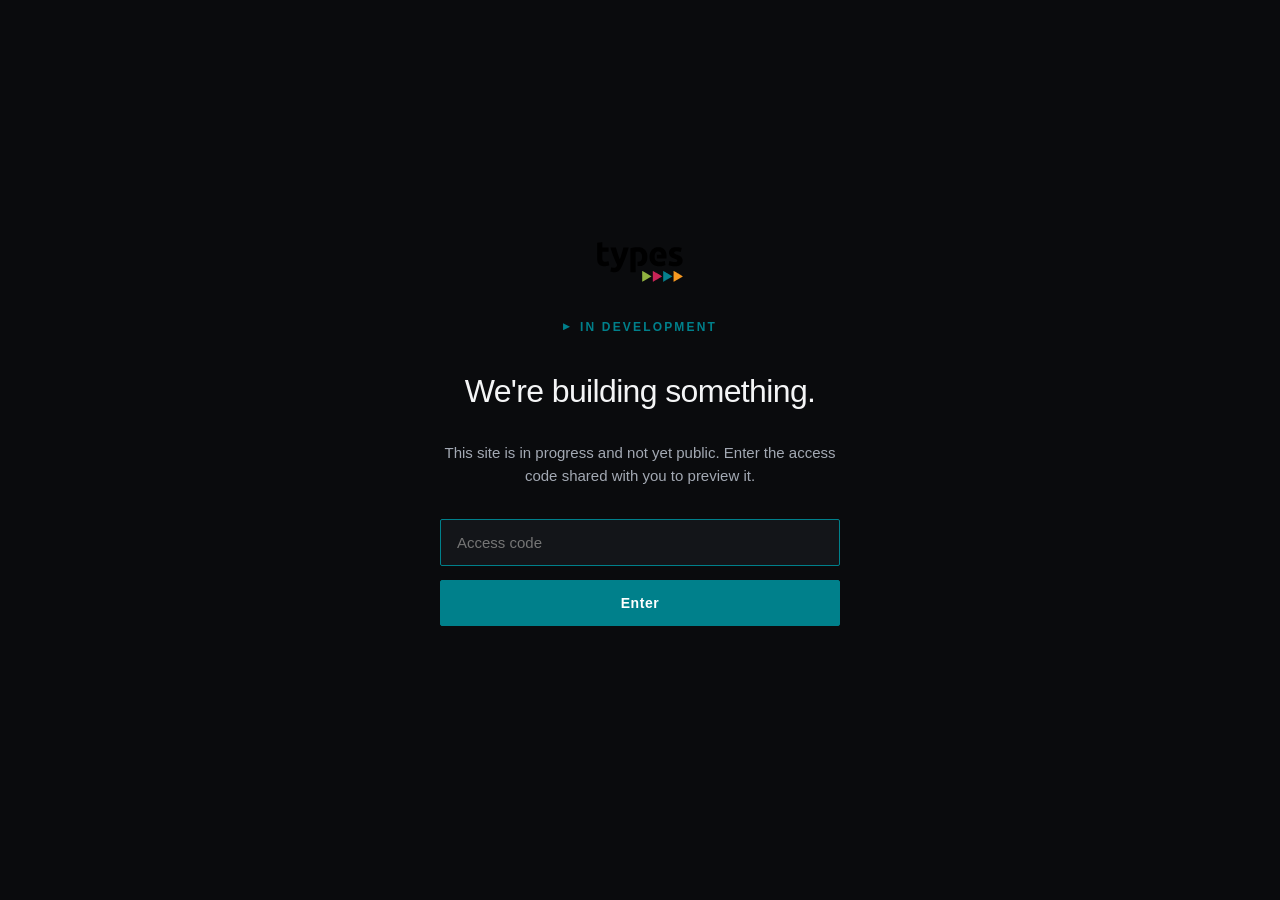
<file: index.html>
<!DOCTYPE html>
<html lang="en" translate="no">
<head>
<meta charset="utf-8">
<meta name="viewport" content="width=device-width, initial-scale=1">
<meta name="robots" content="noindex, nofollow">
<meta name="google" content="notranslate">
<title>Types — In development</title>
<link rel="icon" type="image/png" href="assets/favicon-types.png">
<link rel="stylesheet" href="css/tokens.css">
<link rel="stylesheet" href="https://fonts.googleapis.com/css2?family=Montserrat:wght@300;400;500;600;700&display=swap">
<style>
  *{box-sizing:border-box}
  body{margin:0;min-height:100vh;background:var(--surface-page);color:var(--ink);font-family:var(--font-text,"Montserrat",sans-serif);display:flex;align-items:center;justify-content:center;padding:24px}
  .gate{width:100%;max-width:400px;display:flex;flex-direction:column;align-items:center;gap:32px;text-align:center}
  .gate img{height:40px;width:auto}
  .gate h1{margin:0;font-family:var(--font-display,"Montserrat",sans-serif);font-weight:500;font-size:clamp(24px,4vw,32px);line-height:1.2;letter-spacing:-0.02em}
  .gate p{margin:0;font-size:15px;line-height:1.5;color:var(--ink-muted)}
  .tag{display:flex;align-items:center;gap:10px;font-size:12px;font-weight:600;letter-spacing:.18em;text-transform:uppercase;color:var(--brand-teal)}
  .tag::before{content:"";width:7px;height:7px;background:var(--brand-teal);clip-path:polygon(0 0,100% 50%,0 100%)}
  form{width:100%;display:flex;flex-direction:column;gap:14px}
  input[type="password"]{width:100%;padding:14px 16px;background:var(--surface-raised);border:1px solid var(--border-subtle);border-radius:2px;color:var(--ink);font-family:inherit;font-size:15px;outline:none;transition:border-color .15s}
  input[type="password"]:focus{border-color:var(--brand-teal)}
  button{width:100%;padding:14px 16px;background:var(--brand-teal);border:1px solid var(--brand-teal);border-radius:2px;color:#fff;font-family:inherit;font-size:14px;font-weight:600;letter-spacing:.04em;cursor:pointer;transition:opacity .15s}
  button:hover{opacity:.9}
  .err{min-height:18px;font-size:13px;color:var(--brand-orange)}
</style>
</head>
<body>
  <div class="gate">
    <img src="assets/types.svg" alt="Types">
    <span class="tag">In development</span>
    <h1>We're building something.</h1>
    <p>This site is in progress and not yet public. Enter the access code shared with you to preview it.</p>
    <form id="gate-form">
      <input type="password" id="gate-pw" placeholder="Access code" autocomplete="off" autofocus>
      <button type="submit">Enter</button>
      <div class="err" id="gate-err"></div>
    </form>
  </div>
  <script>
    var PASSWORD = "types2025";

    var form = document.getElementById('gate-form');
    var input = document.getElementById('gate-pw');
    var err = document.getElementById('gate-err');

    if (sessionStorage.getItem('types-access') === '1') {
      window.location.replace('preview.html');
    }

    form.addEventListener('submit', function (e) {
      e.preventDefault();
      if (input.value === PASSWORD) {
        sessionStorage.setItem('types-access', '1');
        window.location.href = 'preview.html';
      } else {
        err.textContent = 'Incorrect code. Try again.';
        input.value = '';
        input.focus();
      }
    });
  </script>
</body>
</html>
</file>
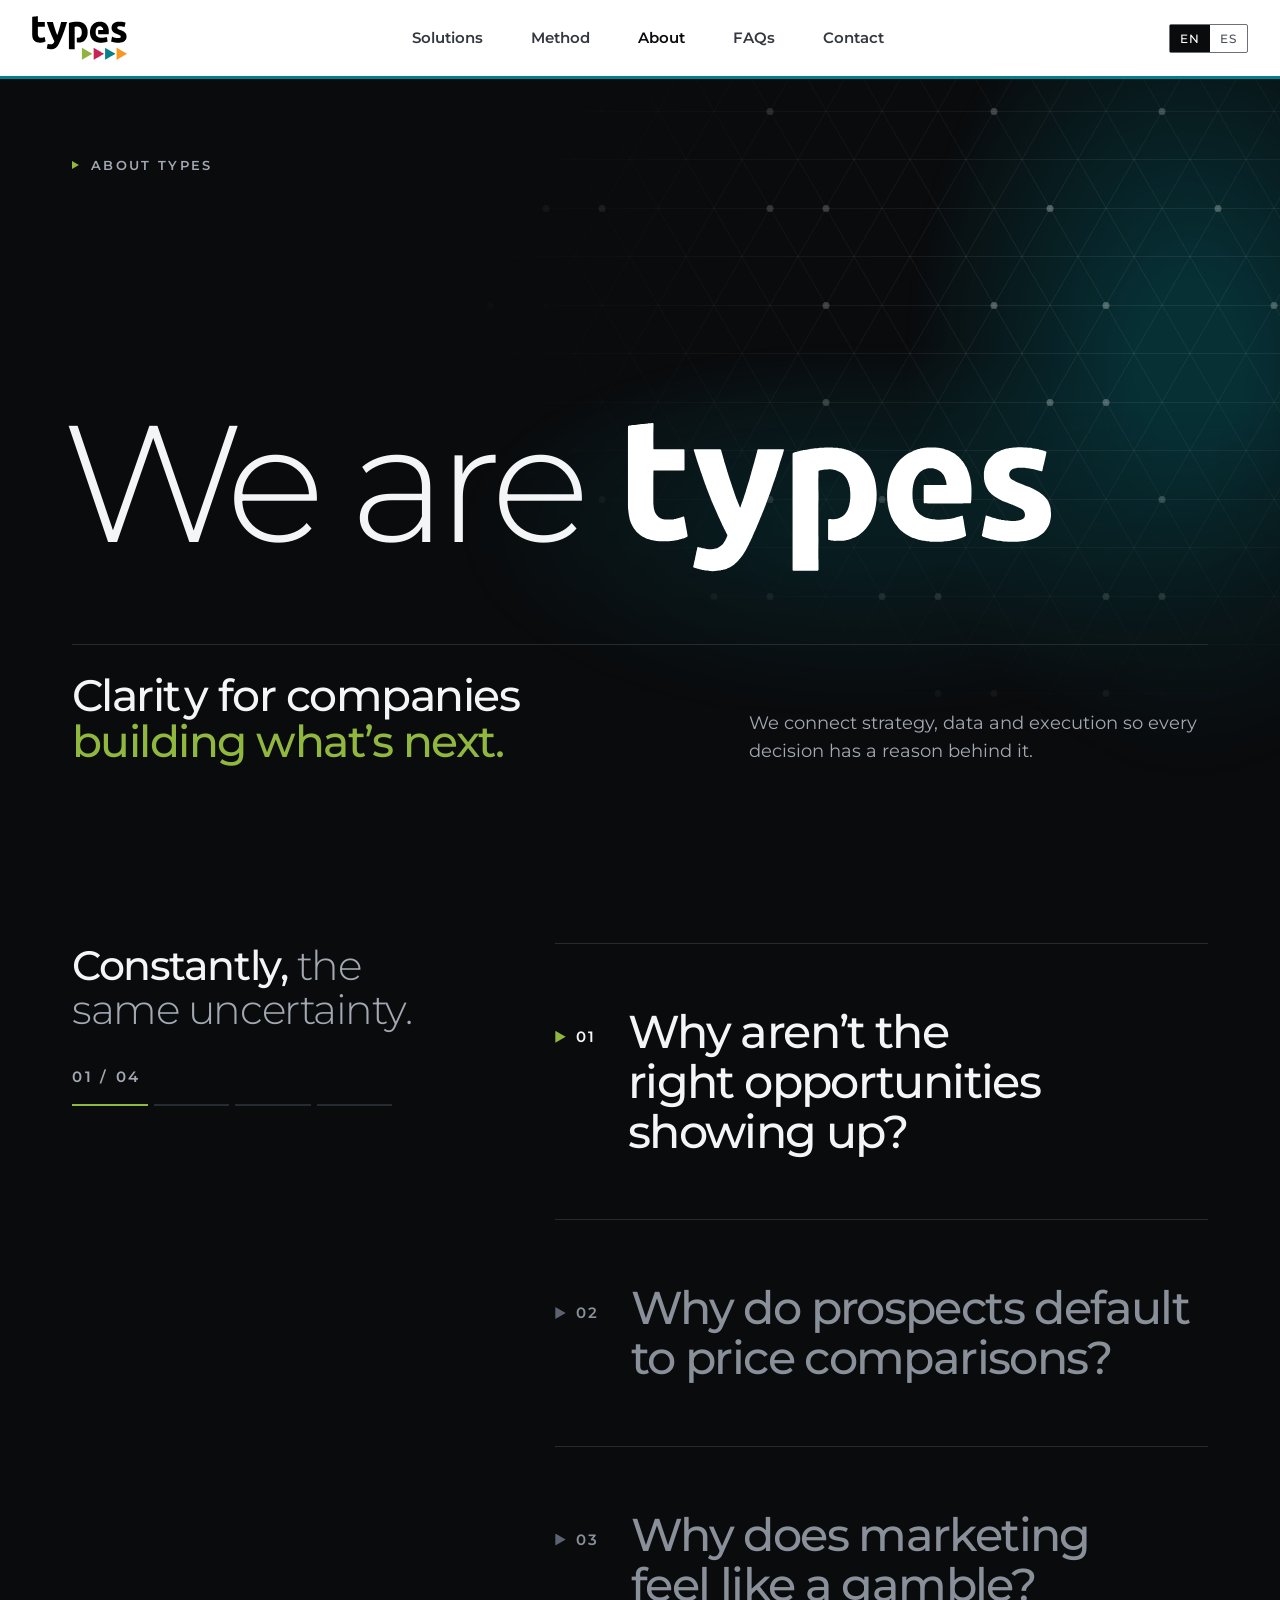
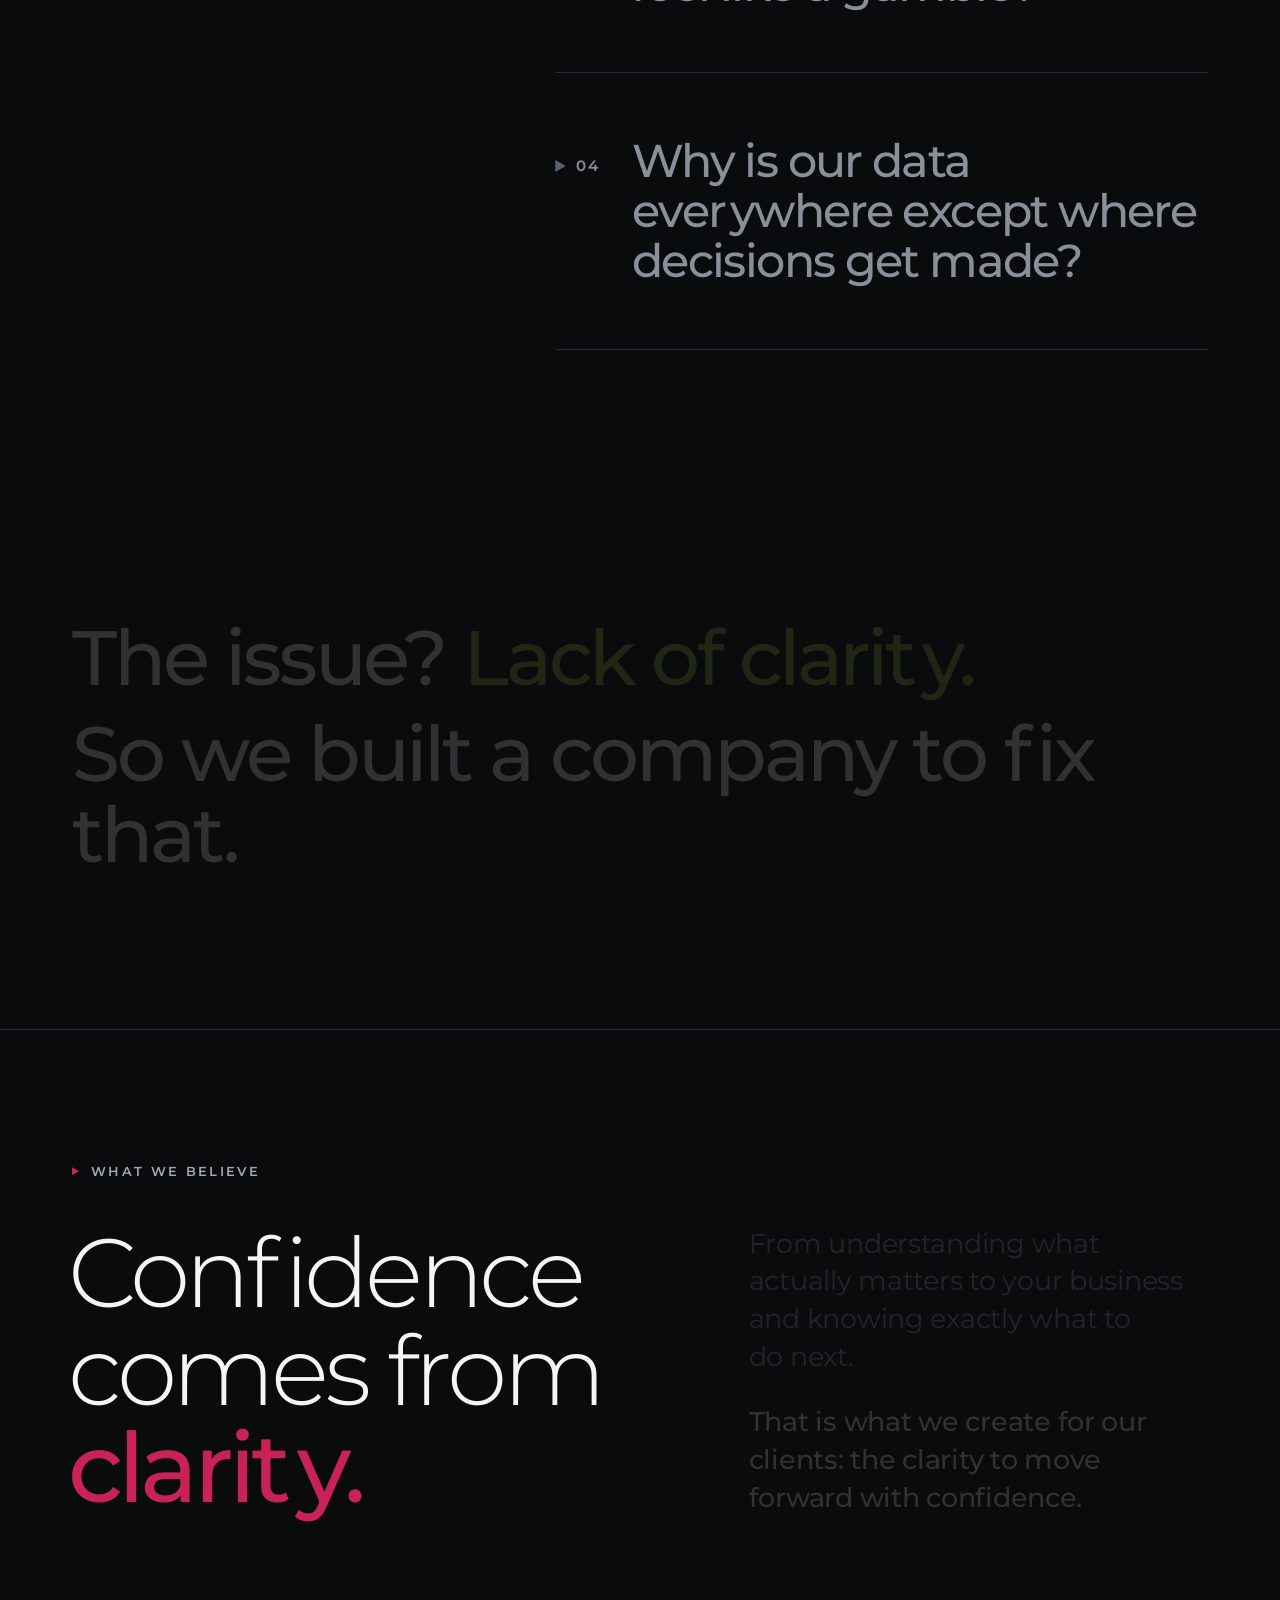
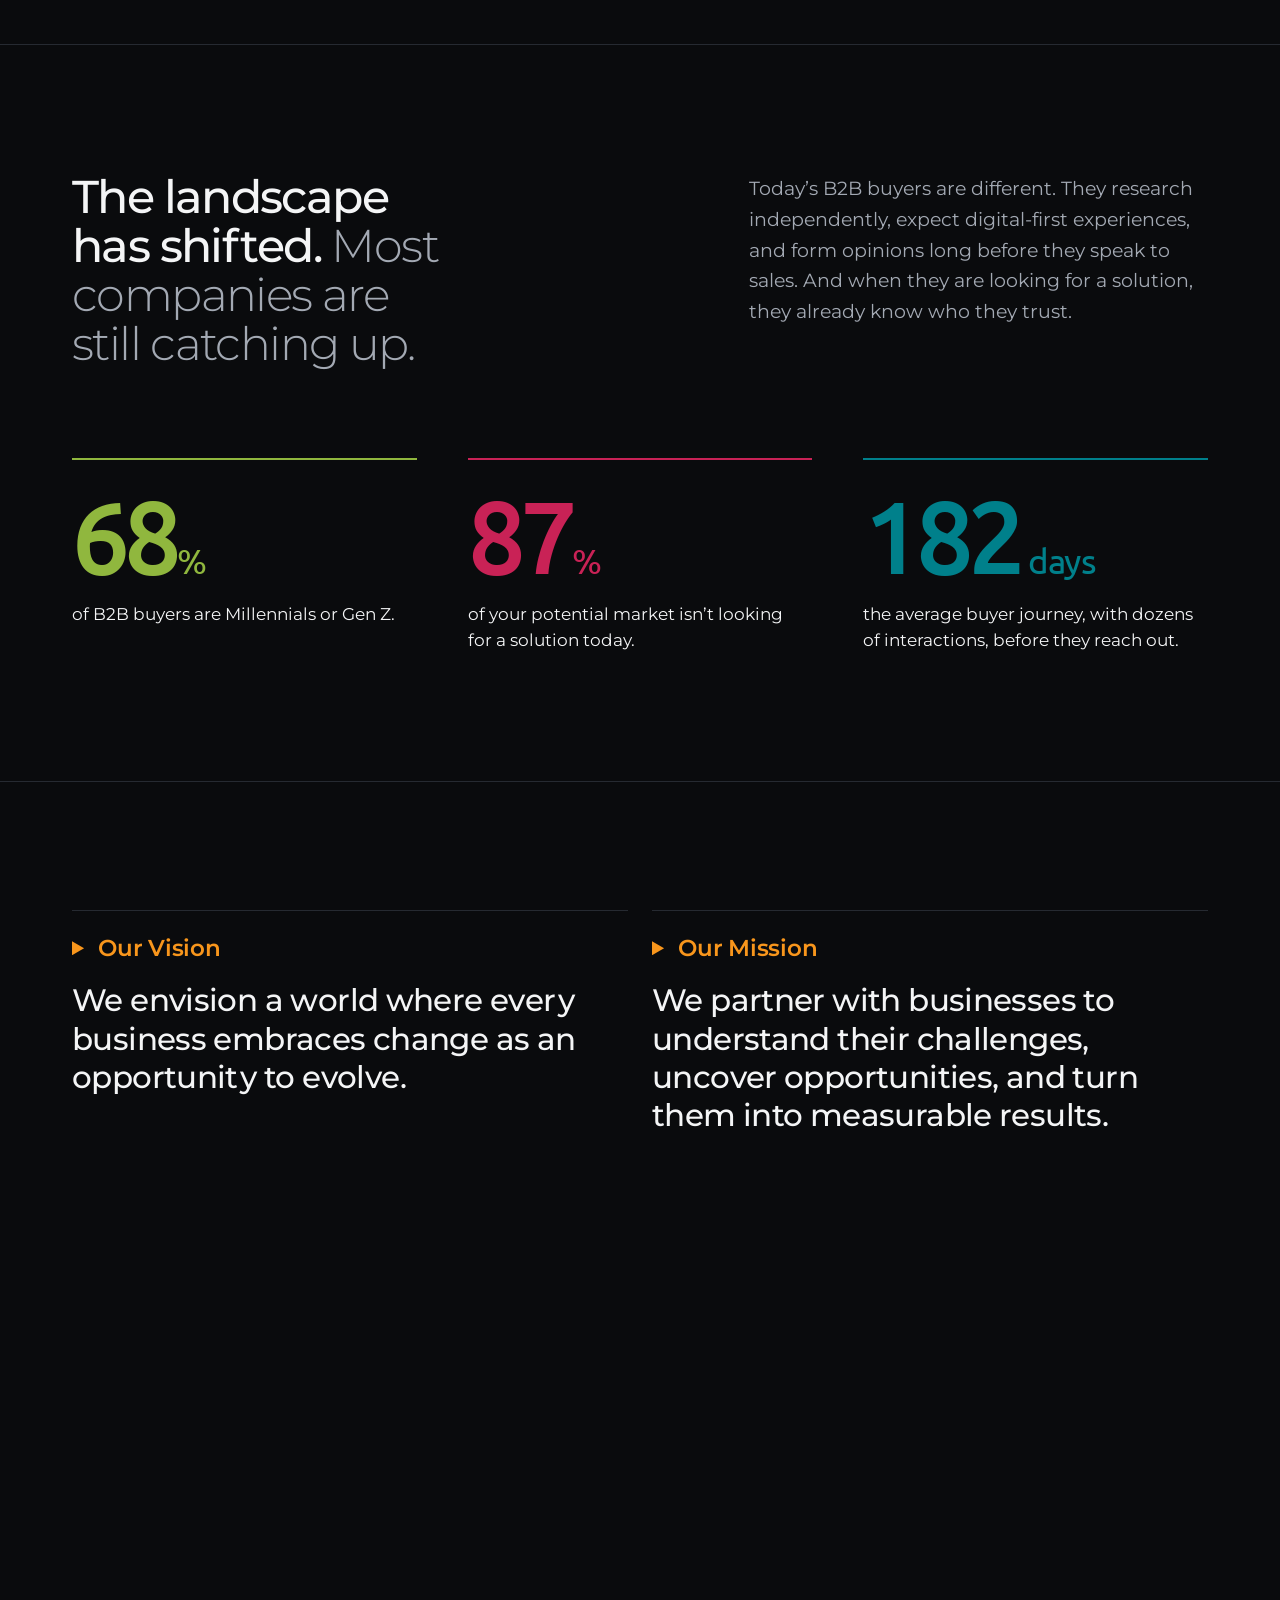
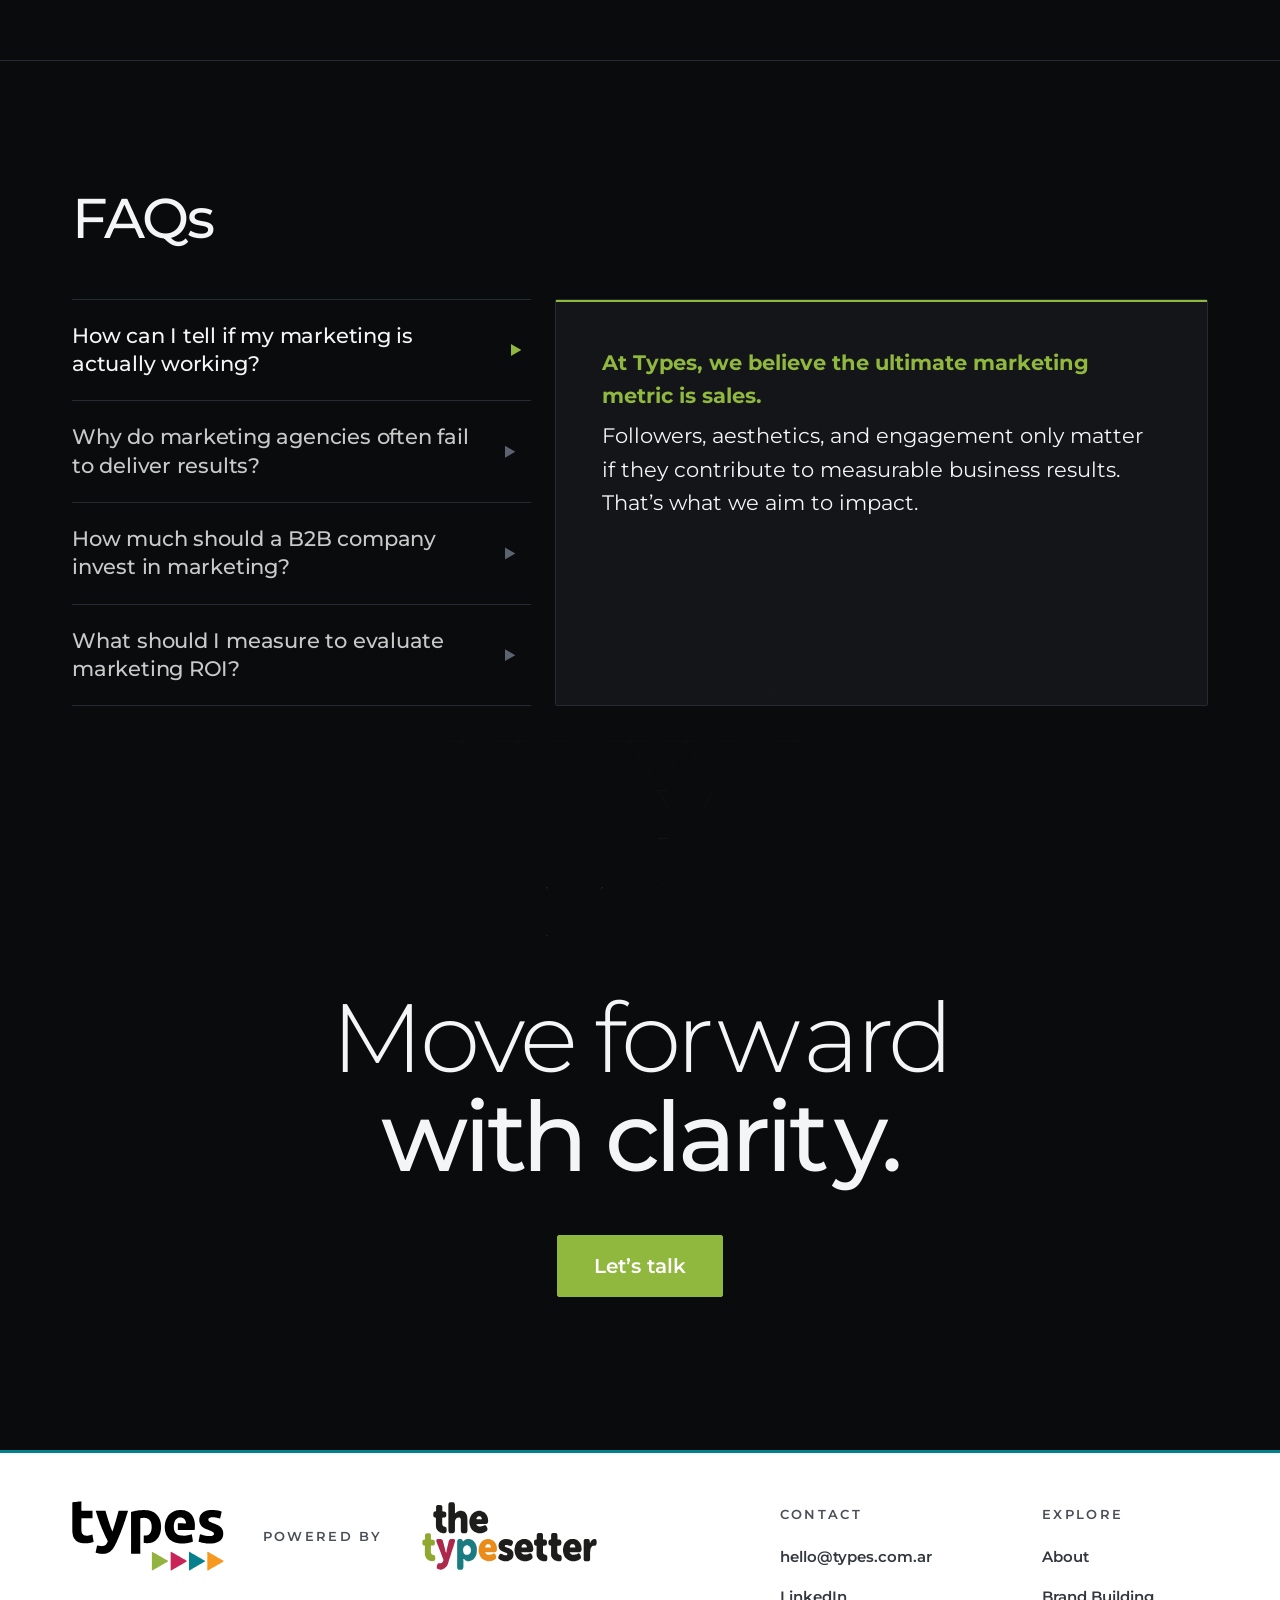
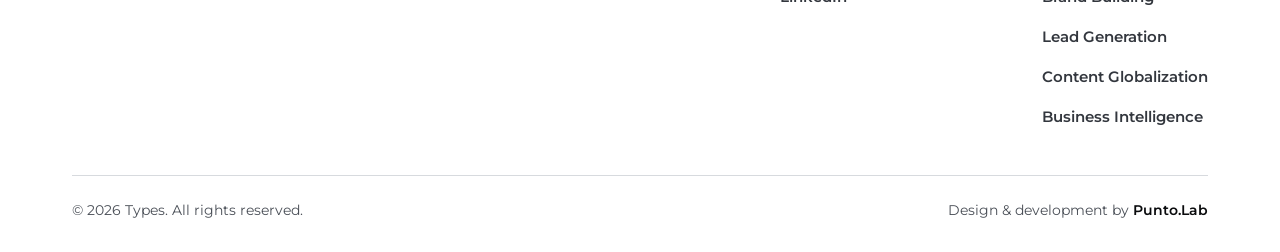
<file: about.html>
<!DOCTYPE html>
<html lang="en" translate="no">
<head>
<meta charset="utf-8">
<meta name="viewport" content="width=device-width, initial-scale=1">
<meta name="google" content="notranslate">
<title>Types — About</title>
<link rel="icon" type="image/png" href="assets/favicon-types.png">
<link rel="stylesheet" href="css/tokens.css">
<link rel="stylesheet" href="https://fonts.googleapis.com/css2?family=Montserrat:wght@300;400;500;600;700&family=Ubuntu:wght@400;500&display=swap">
<link rel="stylesheet" href="css/site.css">
<link rel="stylesheet" href="css/faq.css">
<link rel="stylesheet" href="css/about.css">
</head>
<body>
<a href="#main" class="skip-link">Skip to content</a>
<header class="ty-header" style="position:fixed;top:0;left:0;right:0;z-index:20;box-sizing:border-box;padding:14px clamp(16px,4vw,32px);border-bottom:3px solid var(--brand-teal);background:#ffffff;--ink:#0a0b0d;--ink-muted:#33373e;--ink-subtle:#4a4f57;--border-control:#6b7079;--surface-page:#ffffff;--surface-hover:#eef0f2;--focus-ring:#0a0b0d;color:#0a0b0d">
  <a href="preview.html" aria-label="Types — home" style="display:flex;align-items:center;height:48px"><img src="assets/types.svg" alt="Types" style="display:block;height:44px;width:auto"></a>
  <nav id="site-nav" class="ty-nav" aria-label="Main" style="gap:48px">
    <a href="preview.html#solutions">Solutions</a>
    <a href="preview.html#method">Method</a>
    <a href="about.html" aria-current="page">About</a>
    <a href="preview.html#faq">FAQs</a>
    <a href="preview.html#contact">Contact</a>
  </nav>
  <div class="ty-lang" role="group" aria-label="Language">
    <button id="lang-en" lang="en" aria-pressed="true">EN</button>
    <button id="lang-es" lang="es" aria-pressed="false">ES</button>
  </div>
  <button type="button" class="nav-burger" aria-label="Open menu" aria-expanded="false" aria-controls="site-nav"><span></span><span></span><span></span></button>
</header>
<main id="main">

<!-- 01 Hero -->
<section id="hero" class="ty-accent-green" style="position:relative;isolation:isolate;min-height:92vh;display:flex;flex-direction:column;background:var(--surface-page);color:var(--ink)">
  <div aria-hidden="true" style="position:absolute;inset:0 0 -20vh 0;z-index:0;pointer-events:none;overflow:hidden;-webkit-mask-image:linear-gradient(#000 40%,transparent 100%);mask-image:linear-gradient(#000 40%,transparent 100%)"><div id="blobs-a" style="position:absolute;inset:0;filter:blur(110px);opacity:.4">
    <div data-blob="" style="position:absolute;right:-8%;top:8%;width:30vw;height:44vw;border-radius:50%;background:var(--brand-teal);opacity:.8"></div>
    <div data-blob="" style="position:absolute;left:46%;top:40%;width:42vw;height:20vw;border-radius:50%;background:var(--brand-teal);opacity:.5"></div>
  </div></div>
  <canvas id="grid-a" aria-hidden="true" style="position:absolute;top:0;left:0;z-index:1;width:100%;height:100%;display:block;pointer-events:none;-webkit-mask-image:radial-gradient(ellipse 65% 75% at 85% 35%,#000 15%,transparent 75%);mask-image:radial-gradient(ellipse 65% 75% at 85% 35%,#000 15%,transparent 75%)"></canvas>
  <div style="position:relative;z-index:2;flex:1;width:100%;max-width:1200px;margin:0 auto;box-sizing:border-box;padding:152px clamp(16px,4vw,32px) clamp(48px,7vh,80px);display:flex;flex-direction:column;justify-content:space-between;gap:clamp(64px,10vh,120px)">
    <p data-hf="" style="margin:0;display:flex;align-items:center;gap:12px;font-family:var(--font-text);font-size:13px;font-weight:600;letter-spacing:.18em;text-transform:uppercase;color:var(--ink-muted)"><span class="ty-tri" aria-hidden="true" style="height:8px;width:6.9px;background:var(--accent)"></span>About Types</p>
    <div style="display:flex;flex-direction:column;gap:clamp(48px,8vh,96px)">
      <h1 data-r="h1about" style="margin:0 0 0 -.06em;font-family:var(--font-display);font-weight:500;font-size:clamp(64px,13vw,200px);line-height:.92;letter-spacing:-0.055em">
        <span data-line="" style="display:block;overflow:hidden;padding-bottom:.14em;margin-bottom:-.14em"><span style="display:block"><span style="font-weight:300">We are</span> <span data-tw-txt="">types</span><img data-tw-logo="" src="assets/types-wordmark-white.svg" alt="types" style="display:none;height:.9em;width:auto;vertical-align:-0.18em;margin-left:.06em"></span></span>
      </h1>
      <div data-hf="" class="ab-grid" style="row-gap:32px;align-items:end;padding-top:28px;border-top:1px solid var(--border-subtle)">
        <p class="ab-wide" style="margin:0;font-family:var(--font-display);font-weight:500;font-size:clamp(28px,3.4vw,52px);line-height:1.06;letter-spacing:-0.035em;text-wrap:balance">Clari<span class="kern-lg">t</span>y for companies <span style="color:var(--accent)">building what’s next.</span></p>
        <div class="ab-b" style="display:flex;flex-direction:column;align-items:flex-start;gap:24px">
          <p style="margin:0;max-width:40ch;font-family:var(--font-text);font-size:clamp(17px,1.4vw,20px);line-height:1.55;color:var(--ink-muted);text-wrap:pretty">We connect strategy, data and execution so every decision has a reason behind it.</p>
        </div>
      </div>
    </div>
  </div>
</section>

<!-- 02 Questions -->
<section id="questions" style="background:var(--surface-page);color:var(--ink);scroll-margin-top:72px">
  <div class="ab-grid" style="max-width:1200px;margin:0 auto;box-sizing:border-box;padding:clamp(64px,9vw,136px) clamp(16px,4vw,32px);row-gap:40px;align-items:start">
    <div class="ab-a ab-sticky" style="display:flex;flex-direction:column;gap:32px">
      <h2 style="margin:0;font-family:var(--font-display);font-weight:500;font-size:clamp(30px,3.2vw,48px);line-height:1.08;letter-spacing:-0.035em;text-wrap:balance">Constantly, <span style="font-weight:300;color:var(--ink-muted)">the same uncertainty.</span></h2>
      <div aria-hidden="true" style="display:flex;flex-direction:column;gap:14px;max-width:320px">
        <span data-qc="" style="font-family:var(--font-text);font-size:15px;font-weight:600;letter-spacing:.18em;color:var(--ink-muted)">01 / 04</span>
        <div style="display:grid;grid-template-columns:repeat(4,minmax(0,1fr));gap:6px"><span class="ab-seg"><span data-seg="" style="background:var(--brand-green)"></span></span><span class="ab-seg"><span data-seg="" style="background:var(--brand-magenta)"></span></span><span class="ab-seg"><span data-seg="" style="background:var(--brand-teal)"></span></span><span class="ab-seg"><span data-seg="" style="background:var(--brand-orange)"></span></span></div>
      </div>
    </div>
    <ol class="ab-q ab-qlist">
      <li data-q="" class="ab-qitem">
        <span class="ab-qitem__n"><span data-tri="" data-c="var(--brand-green)" class="ty-tri" aria-hidden="true"></span>01</span>
        <span class="ab-qitem__t">Why aren’t the right opportunities showing up?</span>
      </li>
      <li data-q="" class="ab-qitem">
        <span class="ab-qitem__n"><span data-tri="" data-c="var(--brand-magenta)" class="ty-tri" aria-hidden="true"></span>02</span>
        <span class="ab-qitem__t">Why do prospects default to price comparisons?</span>
      </li>
      <li data-q="" class="ab-qitem">
        <span class="ab-qitem__n"><span data-tri="" data-c="var(--brand-teal)" class="ty-tri" aria-hidden="true"></span>03</span>
        <span class="ab-qitem__t">Why does marketing feel like a gamble?</span>
      </li>
      <li data-q="" class="ab-qitem">
        <span class="ab-qitem__n"><span data-tri="" data-c="var(--brand-orange)" class="ty-tri" aria-hidden="true"></span>04</span>
        <span class="ab-qitem__t">Why is our data eve<span class="kern-lg">r</span>ywhere except where decisions get made?</span>
      </li>
    </ol>
  </div>
</section>

<!-- 03 The issue -->
<section style="background:var(--surface-page);color:var(--ink)">
  <div style="max-width:1200px;margin:0 auto;box-sizing:border-box;padding:clamp(80px,12vw,184px) clamp(16px,4vw,32px)">
    <div id="issue-words" style="display:flex;flex-direction:column;gap:.2em;font-family:var(--font-display);font-size:clamp(36px,6vw,96px);font-weight:500;line-height:1.05;letter-spacing:-0.04em">
      <p style="margin:0"><span data-w="">The </span><span data-w="">issue? </span><span data-w="" style="color:var(--brand-green)">Lack </span><span data-w="" style="color:var(--brand-green)">of </span><span data-w="" style="color:var(--brand-green)">clari<span class="kern-lg">t</span>y. </span></p>
      <p style="margin:0"><span data-w="">So </span><span data-w="">we </span><span data-w="">built </span><span data-w="">a </span><span data-w="">company </span><span data-w="">to </span><span data-w=""><span class="kern-lg">f</span>ix </span><span data-w="">that. </span></p>
    </div>
  </div>
</section>

<!-- 04 What we believe -->
<section class="ty-accent-magenta" style="background:var(--surface-page);color:var(--ink);border-top:1px solid var(--border-subtle)">
  <div class="ab-grid" style="max-width:1200px;margin:0 auto;box-sizing:border-box;padding:clamp(80px,10vw,152px) clamp(16px,4vw,32px);row-gap:40px">
    <h2 data-in="" class="ab-full" style="margin:0;display:flex;align-items:center;gap:12px;font-family:var(--font-text);font-size:13px;font-weight:600;letter-spacing:.18em;text-transform:uppercase;color:var(--ink-muted)"><span class="ty-tri" aria-hidden="true" style="height:8px;width:6.9px;background:var(--accent)"></span>What we believe</h2>
    <p class="ab-wide" style="margin:0 0 0 -.04em;font-family:var(--font-display);font-weight:500;font-size:clamp(48px,7.6vw,120px);line-height:1;letter-spacing:-0.045em">
      <span data-in="" style="display:block;font-weight:300">Con<span class="kern-lg">f</span>idence</span>
      <span data-in="" style="display:block;font-weight:300">comes from</span>
      <span data-in="" style="display:block;color:var(--accent)">clari<span class="kern-lg">t</span>y.</span>
    </p>
    <div id="believe-words" class="ab-b" style="align-self:end;display:flex;flex-direction:column;gap:28px;max-width:600px">
      <p style="margin:0;font-family:var(--font-text);font-size:clamp(22px,2.1vw,30px);line-height:1.4;letter-spacing:-0.01em;color:var(--ink-muted);text-wrap:pretty"><span data-w="">From </span><span data-w="">understanding </span><span data-w="">what </span><span data-w="">actually </span><span data-w="">matters </span><span data-w="">to </span><span data-w="">your </span><span data-w="">business </span><span data-w="">and </span><span data-w="">knowing </span><span data-w="">exactly </span><span data-w="">what </span><span data-w="">to </span><span data-w="">do </span><span data-w="">next. </span></p>
      <p style="margin:0;font-family:var(--font-text);font-size:clamp(22px,2.1vw,30px);font-weight:500;line-height:1.4;letter-spacing:-0.01em;color:var(--ink);text-wrap:pretty"><span data-w="">That </span><span data-w="">is </span><span data-w="">what </span><span data-w="">we </span><span data-w="">create </span><span data-w="">for </span><span data-w="">our </span><span data-w="">clients: </span><span data-w="">the </span><span data-w="">clarity </span><span data-w="">to </span><span data-w="">move </span><span data-w="">forward </span><span data-w="">with </span><span data-w="">confidence. </span></p>
    </div>
  </div>
</section>

<!-- 05 Market context -->
<section class="ty-accent-teal" style="background:var(--surface-page);color:var(--ink);border-top:1px solid var(--border-subtle)">
  <div style="max-width:1200px;margin:0 auto;box-sizing:border-box;padding:clamp(80px,10vw,152px) clamp(16px,4vw,32px);display:flex;flex-direction:column;gap:clamp(56px,7vw,104px)">
    <div class="ab-grid" style="row-gap:28px">
      <h2 data-in="" class="ab-a" style="margin:0;font-family:var(--font-display);font-weight:500;font-size:clamp(32px,3.6vw,52px);line-height:1.06;letter-spacing:-0.035em;text-wrap:balance">The landscape has shi<span class="kern-lg">f</span>ted. <span style="font-weight:300;color:var(--ink-muted)">Most companies are still catching up.</span></h2>
      <p data-in="" class="ab-b" style="margin:0;max-width:640px;font-family:var(--font-text);font-size:clamp(18px,1.5vw,21px);line-height:1.6;color:var(--ink-muted);text-wrap:pretty">Today’s B2B buyers are different. They research independently, expect digital-first experiences, and form opinions long before they speak to sales. And when they are looking for a solution, they already know who they trust.</p>
    </div>
    <ul class="ab-cards" style="margin:0;padding:0;list-style:none">
      <li data-in="" class="ty-accent-green" style="position:relative;min-width:0;padding-top:32px;display:flex;flex-direction:column;gap:20px">
        <span data-draw="" aria-hidden="true" style="position:absolute;left:0;right:0;top:0;height:2px;background:var(--accent);transform-origin:0 50%"></span>
        <p style="margin:0;font-family:var(--font-logo);font-weight:500;font-size:clamp(72px,8vw,136px);line-height:.9;letter-spacing:-0.055em;color:var(--accent)"><span data-count="71">71</span><span style="font-size:.34em;letter-spacing:-0.02em;font-weight:400">%</span></p>
        <p style="margin:0;font-family:var(--font-text);font-size:17px;line-height:1.5;color:var(--ink);text-wrap:pretty;max-width:30ch">of B2B buyers are Millennials or Gen Z.</p>
      </li>
      <li data-in="" class="ty-accent-magenta" style="position:relative;min-width:0;padding-top:32px;display:flex;flex-direction:column;gap:20px">
        <span data-draw="" aria-hidden="true" style="position:absolute;left:0;right:0;top:0;height:2px;background:var(--accent);transform-origin:0 50%"></span>
        <p style="margin:0;font-family:var(--font-logo);font-weight:500;font-size:clamp(72px,8vw,136px);line-height:.9;letter-spacing:-0.055em;color:var(--accent)"><span data-count="95">95</span><span style="font-size:.34em;letter-spacing:-0.02em;font-weight:400">%</span></p>
        <p style="margin:0;font-family:var(--font-text);font-size:17px;line-height:1.5;color:var(--ink);text-wrap:pretty;max-width:30ch">of your potential market isn’t looking for a solution today.</p>
      </li>
      <li data-in="" class="ty-accent-teal" style="position:relative;min-width:0;padding-top:32px;display:flex;flex-direction:column;gap:20px">
        <span data-draw="" aria-hidden="true" style="position:absolute;left:0;right:0;top:0;height:2px;background:var(--accent);transform-origin:0 50%"></span>
        <p style="margin:0;font-family:var(--font-logo);font-weight:500;font-size:clamp(72px,8vw,136px);line-height:.9;letter-spacing:-0.055em;color:var(--accent)"><span data-count="211">211</span><span style="font-size:.34em;letter-spacing:-0.02em;font-weight:400"> days</span></p>
        <p style="margin:0;font-family:var(--font-text);font-size:17px;line-height:1.5;color:var(--ink);text-wrap:pretty;max-width:30ch">the average buyer journey, with dozens of interactions, before they reach out.</p>
      </li>
    </ul>
  </div>
</section>

<!-- 06 Vision, Mission, Promise -->
<section class="ty-accent-orange" style="background:var(--surface-page);color:var(--ink);border-top:1px solid var(--border-subtle)">
  <div style="max-width:1200px;margin:0 auto;box-sizing:border-box;padding:clamp(80px,10vw,152px) clamp(16px,4vw,32px);display:flex;flex-direction:column;gap:clamp(64px,8vw,120px)">
    <h2 style="position:absolute;width:1px;height:1px;margin:-1px;padding:0;overflow:hidden;clip:rect(0 0 0 0);white-space:nowrap;border:0">Vision, Mission and Promise</h2>
    <div class="ab-two">
      <article data-in="" style="display:flex;flex-direction:column;gap:20px;padding-top:24px;border-top:1px solid var(--border-subtle)">
        <h3 style="margin:0;display:flex;align-items:center;gap:14px;font-family:var(--font-display);font-size:clamp(20px,1.8vw,26px);font-weight:600;letter-spacing:-0.01em;color:var(--accent)"><span class="ty-tri" aria-hidden="true" style="height:14px;width:12.1px;background:var(--accent)"></span>Our Vision</h3>
        <p style="margin:0;font-family:var(--font-display);font-size:clamp(24px,2.4vw,36px);font-weight:500;line-height:1.25;letter-spacing:-0.02em;text-wrap:pretty">We envision a world where eve<span class="kern-lg">r</span>y business embraces change as an opportuni<span class="kern-lg">t</span>y to evolve.</p>
      </article>
      <article data-in="" style="display:flex;flex-direction:column;gap:20px;padding-top:24px;border-top:1px solid var(--border-subtle)">
        <h3 style="margin:0;display:flex;align-items:center;gap:14px;font-family:var(--font-display);font-size:clamp(20px,1.8vw,26px);font-weight:600;letter-spacing:-0.01em;color:var(--accent)"><span class="ty-tri" aria-hidden="true" style="height:14px;width:12.1px;background:var(--accent)"></span>Our Mission</h3>
        <p style="margin:0;font-family:var(--font-display);font-size:clamp(24px,2.4vw,36px);font-weight:500;line-height:1.25;letter-spacing:-0.02em;text-wrap:pretty">We partner with businesses to understand their challenges, uncover opportunities, and turn them into measurable results.</p>
      </article>
    </div>
    <article style="display:flex;flex-direction:column;gap:28px">
      <h3 data-in="" style="margin:0;display:flex;align-items:center;gap:12px;font-family:var(--font-text);font-size:13px;font-weight:600;letter-spacing:.18em;text-transform:uppercase;color:var(--ink-muted)"><span class="ty-tri" aria-hidden="true" style="height:8px;width:6.9px;background:var(--accent)"></span>Our Promise</h3>
      <p data-clip="" style="margin:0 0 0 -.05em;font-family:var(--font-display);font-weight:500;font-size:clamp(52px,9.6vw,168px);line-height:.98;letter-spacing:-0.05em;text-wrap:balance"><span style="font-weight:300">Con<span class="kern-lg">f</span>idence to</span> <span style="color:var(--accent)">Move Forward.</span></p>
    </article>
  </div>
</section>

<!-- FAQ -->
<section id="faq" class="ty-accent-green" style="background:var(--surface-page);color:var(--ink);border-top:1px solid var(--border-subtle);scroll-margin-top:96px">
  <div style="max-width:1200px;margin:0 auto;box-sizing:border-box;padding:clamp(80px,10vw,152px) clamp(16px,4vw,32px);display:flex;flex-direction:column;gap:clamp(32px,4vw,56px)">
    <h2 data-in="" style="margin:0;font-family:var(--font-display);font-weight:500;font-size:clamp(36px,4.4vw,64px);line-height:1.04;letter-spacing:-0.035em">FAQs</h2>
    <!-- Source copy for the FAQ. js/faq.js renders it as tabs or an accordion. -->
    <dl id="faq-data" hidden>
      <div data-faq><dt>How can I tell if my marketing is actually working?</dt><dd>At Types, we believe the ultimate marketing metric is sales. Followers, aesthetics, and engagement only matter if they contribute to measurable business results. That’s what we aim to impact.</dd></div>
      <div data-faq><dt>Why do marketing agencies often fail to deliver results?</dt><dd>Because they often optimize for visibility instead of business outcomes. At Types, we focus on the metrics, processes, and clarity businesses need to make smarter decisions and turn marketing into measurable results.</dd></div>
      <div data-faq><dt>How much should a B2B company invest in marketing?</dt><dd>There’s no universal percentage. Start with your commercial goals, understand what it currently costs to reach them, and build your marketing investment around those numbers. Do not focus on someone else’s benchmark.</dd></div>
      <div data-faq><dt>What should I measure to evaluate marketing ROI?</dt><dd>Keep it simple: define your business goals, measure the results, and understand what those results cost. At Types, we connect marketing performance to the numbers that matter to your business.</dd></div>
    </dl>
    <div id="faq-root"></div>
  </div>
</section>

<!-- 08 Closing CTA -->
<section id="closing" class="ty-accent-magenta" style="position:relative;z-index:2;overflow:visible;isolation:isolate;background:var(--surface-page);color:var(--ink)">
  <div aria-hidden="true" style="position:absolute;top:-28vh;left:0;right:0;bottom:0;z-index:0;pointer-events:none;overflow:hidden;-webkit-mask-image:linear-gradient(transparent 0,#000 34vh,#000 100%);mask-image:linear-gradient(transparent 0,#000 34vh,#000 100%)"><div id="blobs-b" style="position:absolute;inset:28vh 0 0 0;filter:blur(110px);opacity:0">
    <div data-blob="" style="position:absolute;left:20%;top:-10%;width:60vw;height:26vw;border-radius:50%;background:var(--brand-teal);opacity:.55"></div>
    <div data-blob="" style="position:absolute;right:-10%;top:30%;width:30vw;height:40vw;border-radius:50%;background:var(--brand-teal);opacity:.6"></div>
    <div data-blob="" style="position:absolute;left:-10%;top:55%;width:36vw;height:30vw;border-radius:50%;background:var(--brand-teal);opacity:.4"></div>
  </div></div>
  <canvas id="grid-b" aria-hidden="true" style="position:absolute;top:-28vh;left:0;z-index:1;width:100%;height:calc(100% + 28vh);display:block;pointer-events:none;-webkit-mask-image:radial-gradient(ellipse 60% 55% at 50% 50%,#000 15%,transparent 80%),linear-gradient(transparent 0,#000 34vh,#000 100%);-webkit-mask-composite:source-in;mask-image:radial-gradient(ellipse 60% 55% at 50% 50%,#000 15%,transparent 80%),linear-gradient(transparent 0,#000 34vh,#000 100%);mask-composite:intersect"></canvas>
  <div style="position:relative;z-index:1;max-width:1200px;margin:0 auto;box-sizing:border-box;padding:clamp(96px,12vw,176px) clamp(16px,4vw,32px);display:flex;flex-direction:column;align-items:center;gap:48px;text-align:center">
    <h2 data-in="" style="margin:0;font-family:var(--font-display);font-weight:500;font-size:clamp(52px,7.6vw,120px);line-height:1.02;letter-spacing:-0.045em;text-wrap:balance"><span style="font-weight:300">Move fo<span class="kern">rw</span>ard</span> with clari<span class="kern-lg">t</span>y.</h2>
    <a data-in="" href="preview.html#contact" class="ty-btn ty-btn--primary ab-cta">Let’s talk</a>
  </div>
</section>
</main>
<footer style="background:#ffffff;border-top:3px solid var(--brand-teal);--ink:#0a0b0d;--ink-muted:#33373e;--ink-subtle:#4a4f57;--border-control:#6b7079;--surface-page:#ffffff;--surface-hover:#eef0f2;--focus-ring:#0a0b0d;color:#0a0b0d">
  <div style="max-width:1200px;margin:0 auto;box-sizing:border-box;padding:48px clamp(16px,4vw,32px) 32px;display:flex;flex-direction:column;gap:40px">
    <div style="display:flex;flex-wrap:wrap;justify-content:space-between;align-items:flex-start;gap:40px 64px">
      <div class="ft-brand">
        <a href="preview.html" aria-label="Types — home" class="ft-brand__types"><img src="assets/types.svg" alt="Types"></a>
        <span class="ft-brand__by">Powered by</span>
        <a href="https://www.thetypesetter.com.ar/" target="_blank" rel="noopener" aria-label="The Typesetter (opens in a new tab)" class="ft-brand__ts-link"><img src="assets/the-typesetter.svg" alt="The Typesetter" class="ft-brand__ts"></a>
      </div>
      <div style="display:flex;flex-wrap:wrap;gap:40px clamp(48px,8vw,128px)">
        <div style="display:flex;flex-direction:column;gap:4px;min-width:160px">
          <p style="margin:0 0 8px;font-size:13px;font-weight:600;letter-spacing:.18em;text-transform:uppercase;color:var(--ink-subtle)">Contact</p>
          <a href="mailto:hello@types.com.ar" class="hv-ink" style="display:inline-flex;align-items:center;min-height:36px;font-size:15px;font-weight:600;color:var(--ink-muted);text-decoration:none;transition:color .15s">hello@types.com.ar</a>
          <a href="https://www.linkedin.com/" class="hv-ink" style="display:inline-flex;align-items:center;min-height:36px;font-size:15px;font-weight:600;color:var(--ink-muted);text-decoration:none;transition:color .15s">LinkedIn</a>
        </div>
        <nav aria-label="Footer" style="display:flex;flex-direction:column;gap:4px;min-width:160px">
          <p style="margin:0 0 8px;font-size:13px;font-weight:600;letter-spacing:.18em;text-transform:uppercase;color:var(--ink-subtle)">Explore</p>
        <a href="about.html" class="hv-teal" style="display:inline-flex;align-items:center;min-height:36px;font-size:15px;font-weight:600;color:var(--ink-muted);text-decoration:none;transition:color .15s">About</a>
        <a href="brand-building.html" class="hv-green" style="display:inline-flex;align-items:center;min-height:36px;font-size:15px;font-weight:600;color:var(--ink-muted);text-decoration:none;transition:color .15s">Brand Building</a>
        <a href="lead-generation.html" class="hv-magenta" style="display:inline-flex;align-items:center;min-height:36px;font-size:15px;font-weight:600;color:var(--ink-muted);text-decoration:none;transition:color .15s">Lead Generation</a>
        <a href="content-globalization.html" class="hv-teal" style="display:inline-flex;align-items:center;min-height:36px;font-size:15px;font-weight:600;color:var(--ink-muted);text-decoration:none;transition:color .15s">Content Globalization</a>
        <a href="business-intelligence.html" class="hv-orange" style="display:inline-flex;align-items:center;min-height:36px;font-size:15px;font-weight:600;color:var(--ink-muted);text-decoration:none;transition:color .15s">Business Intelligence</a>
        </nav>
      </div>
    </div>
    <div class="footer-legal"><p>© 2026 Types. All rights reserved.</p><p>Design &amp; development by <a class="footer-credit" href="https://www.instagram.com/punto.lab__/" target="_blank" rel="noopener">Punto.Lab</a></p></div>
  </div>
</footer>
<script src="js/nav.js" defer></script>
<script src="js/about.js" defer></script>
<script src="js/faq.js" defer></script>
</body>
</html>
</file>
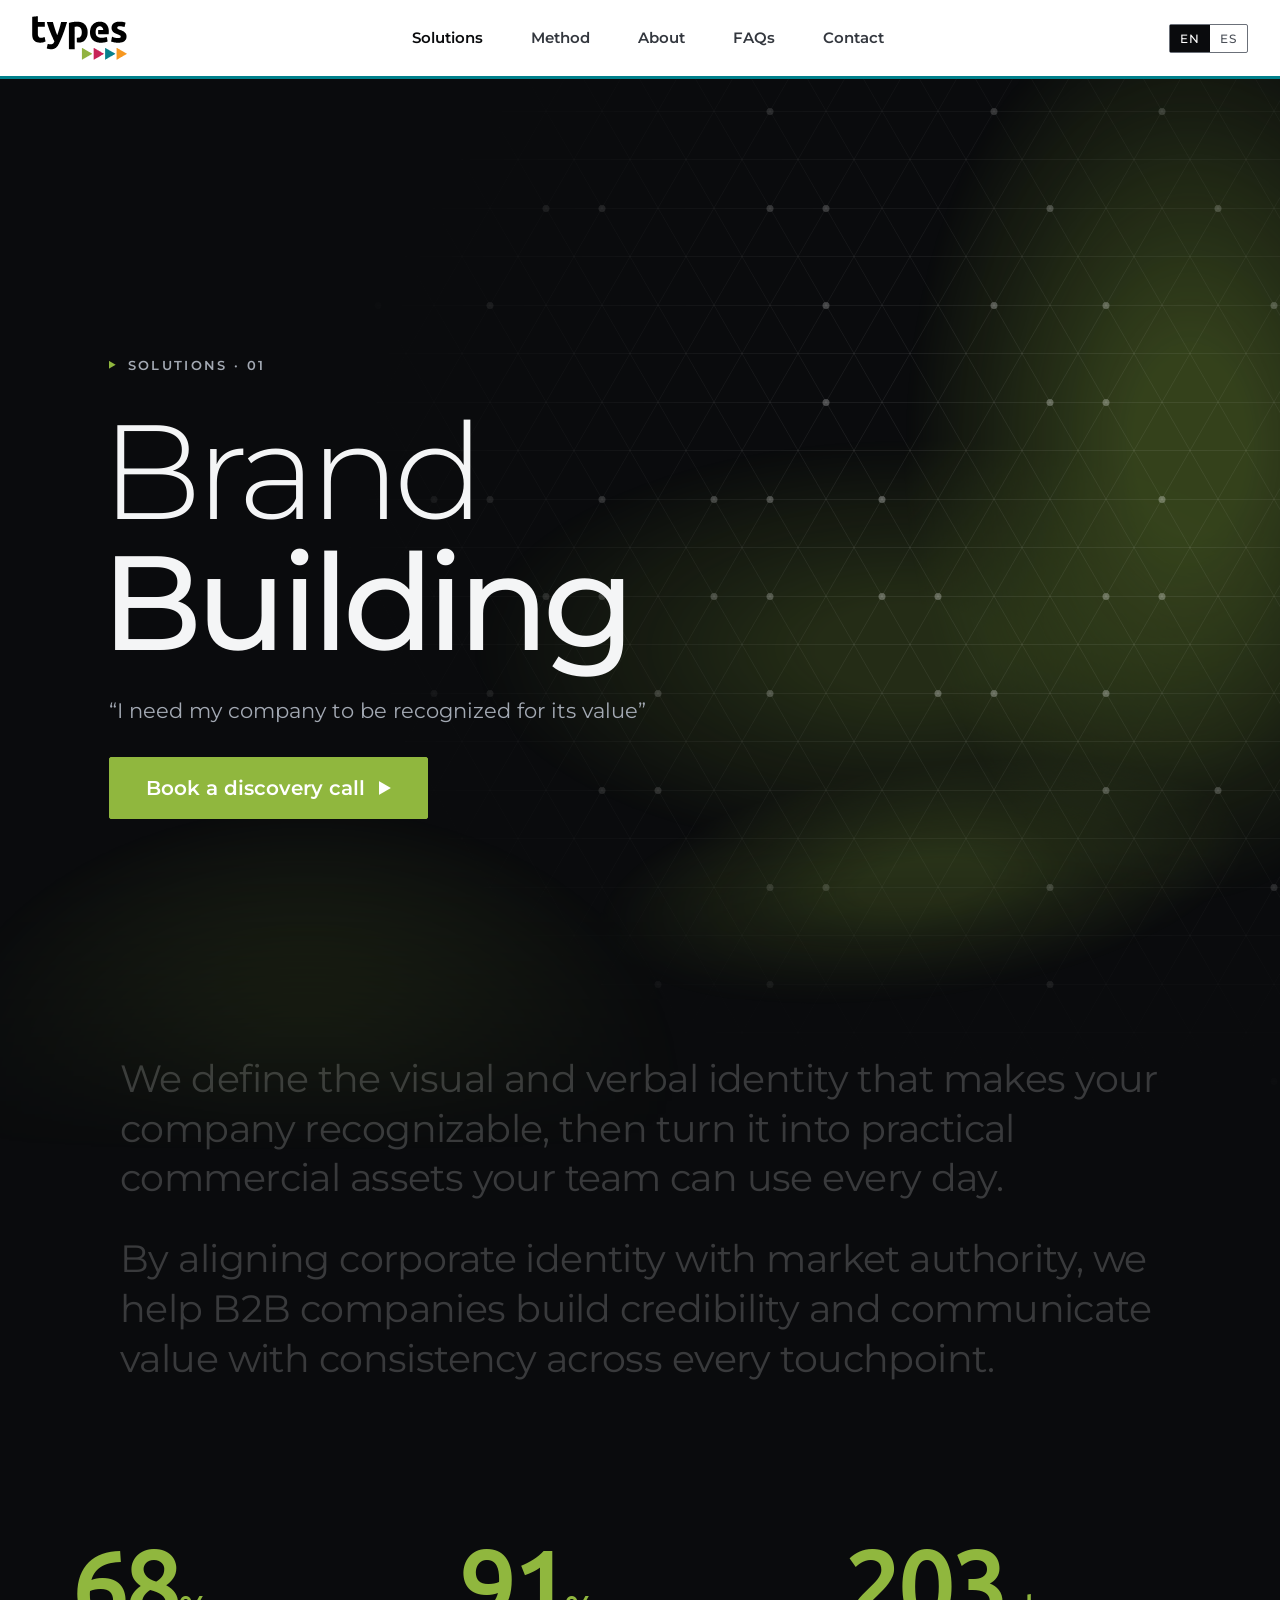
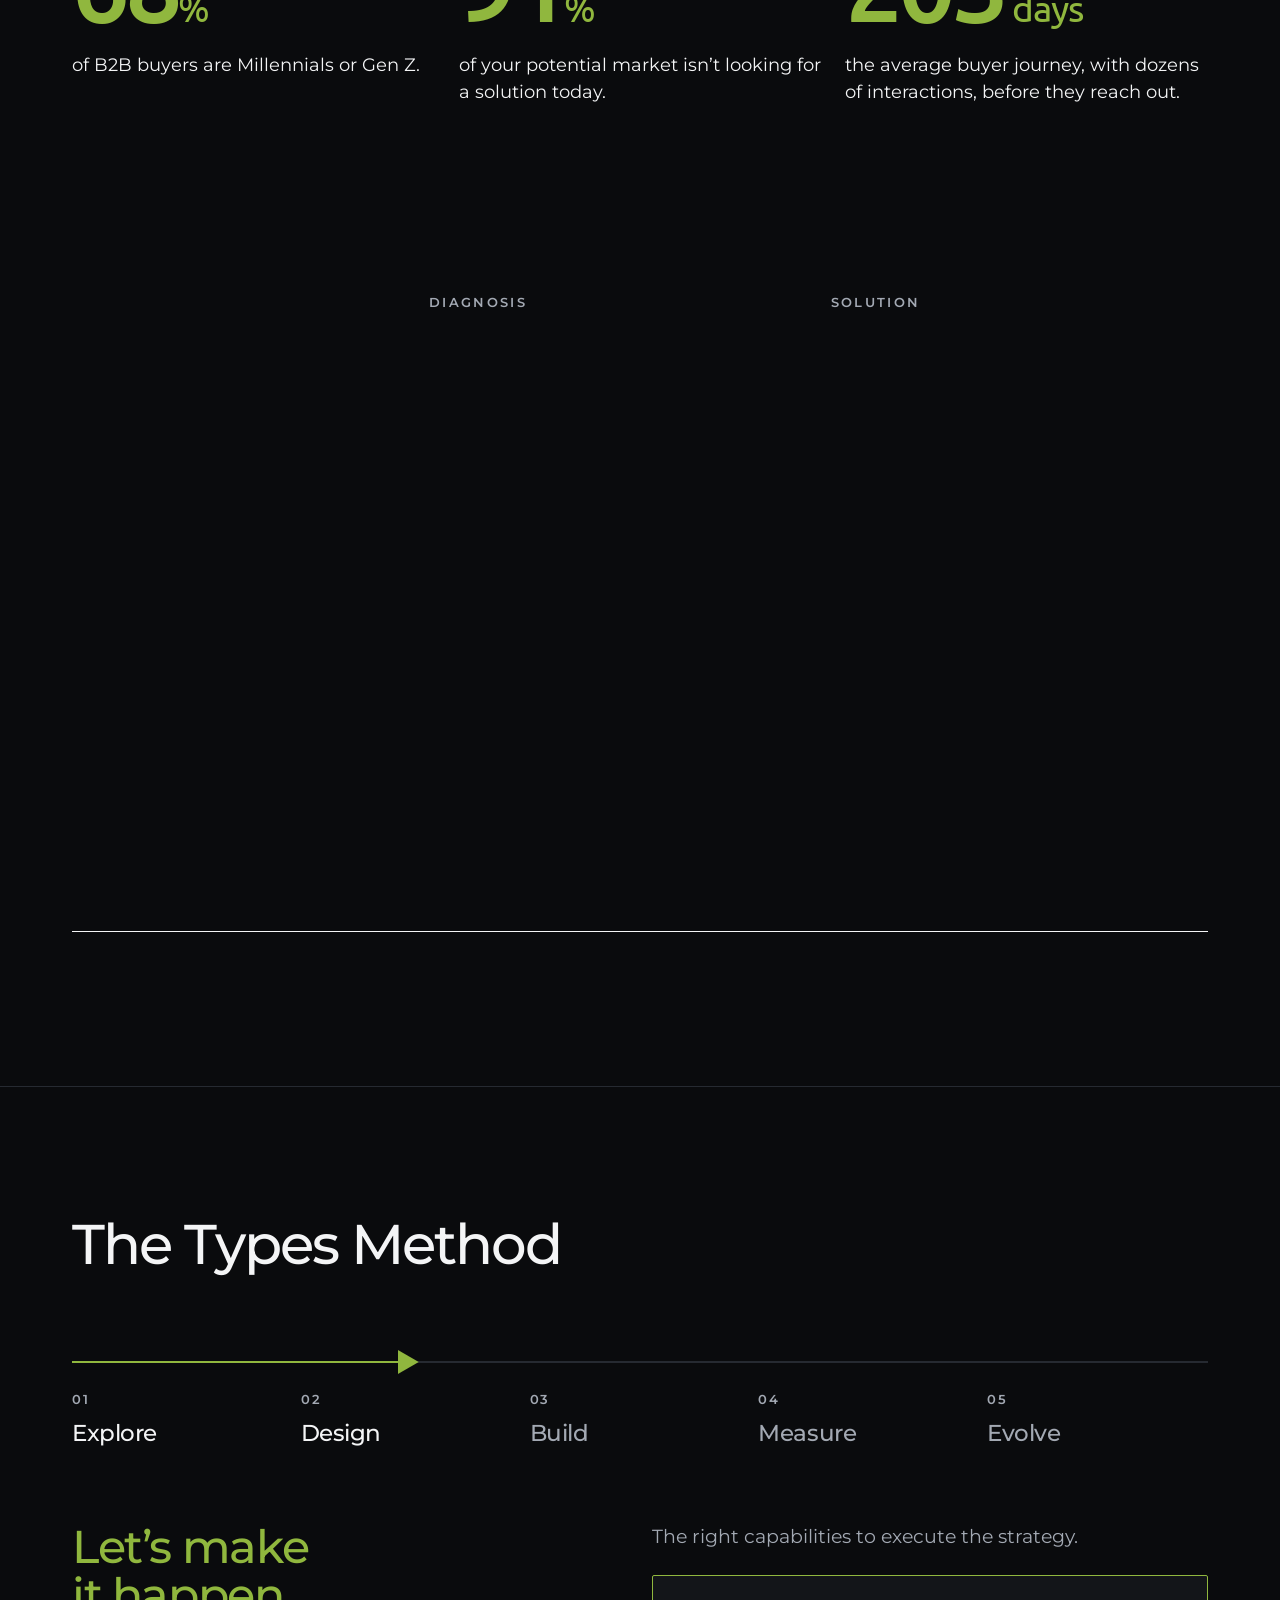
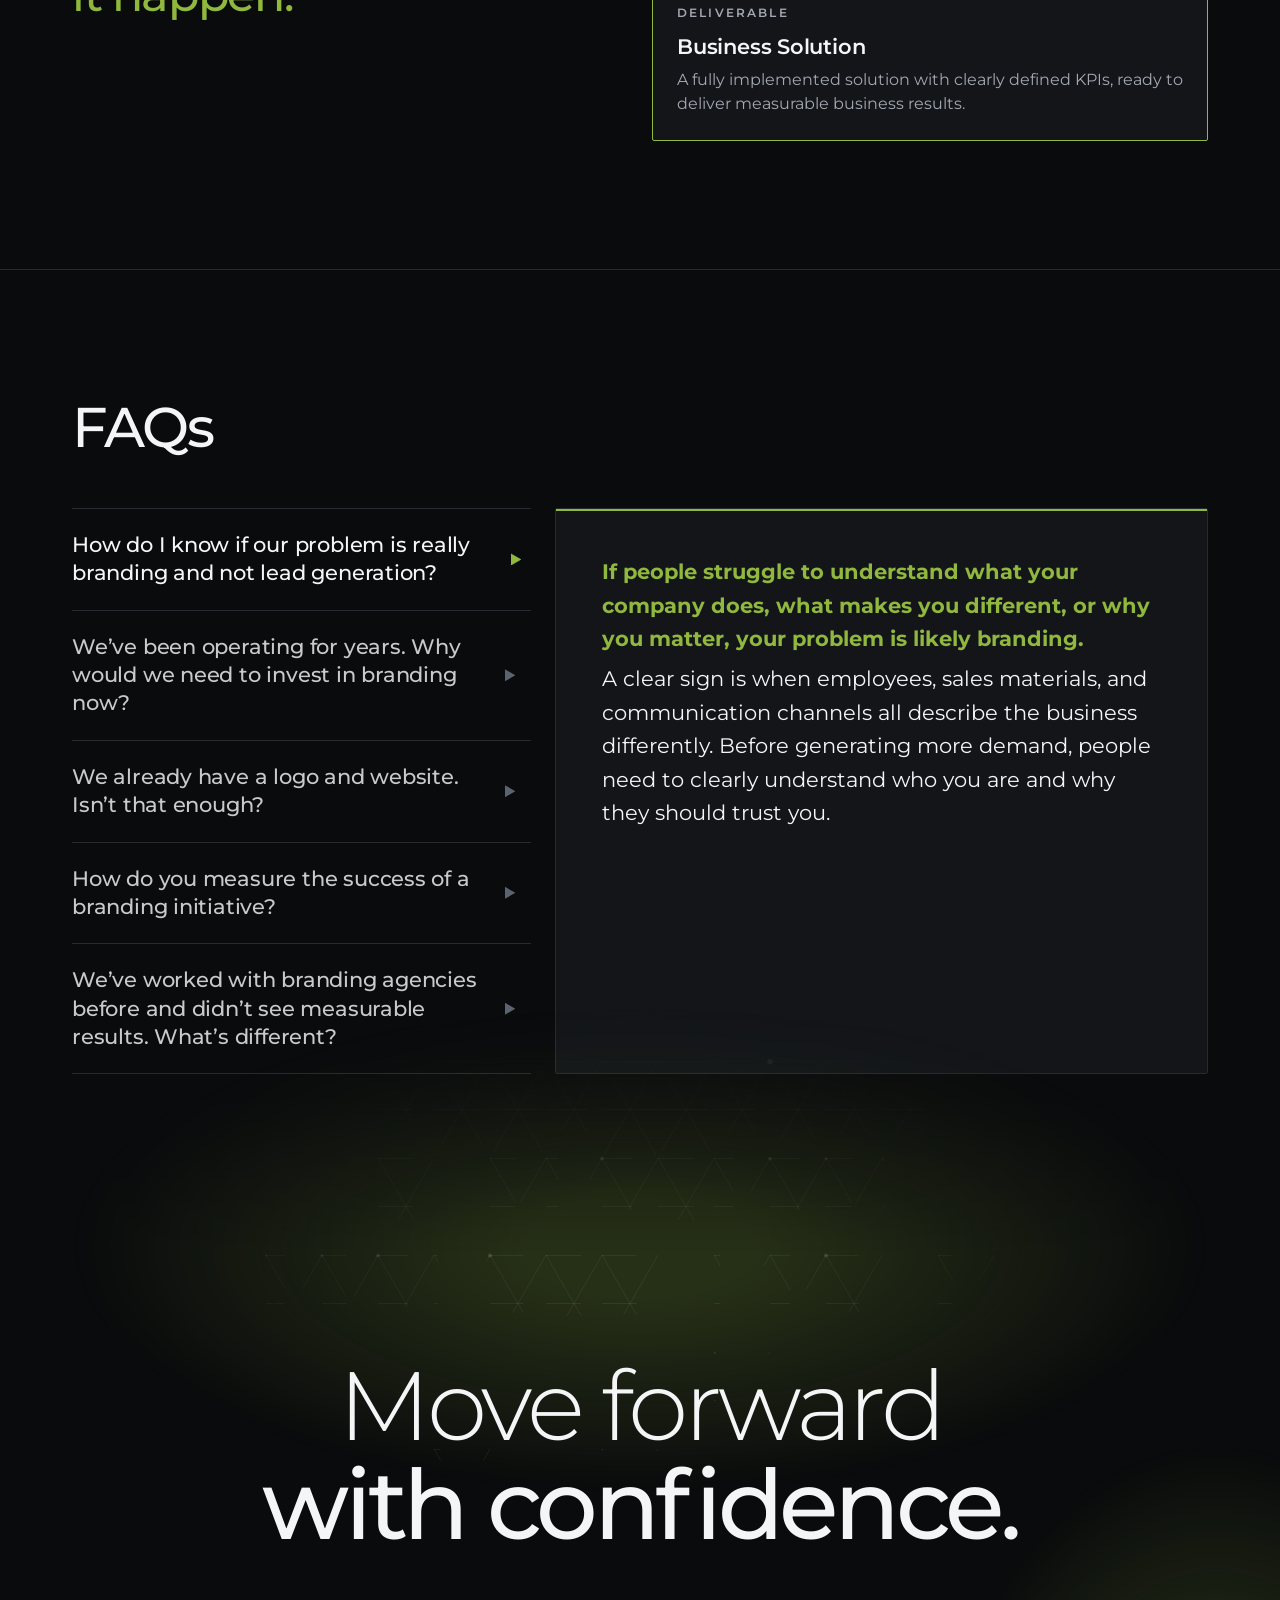
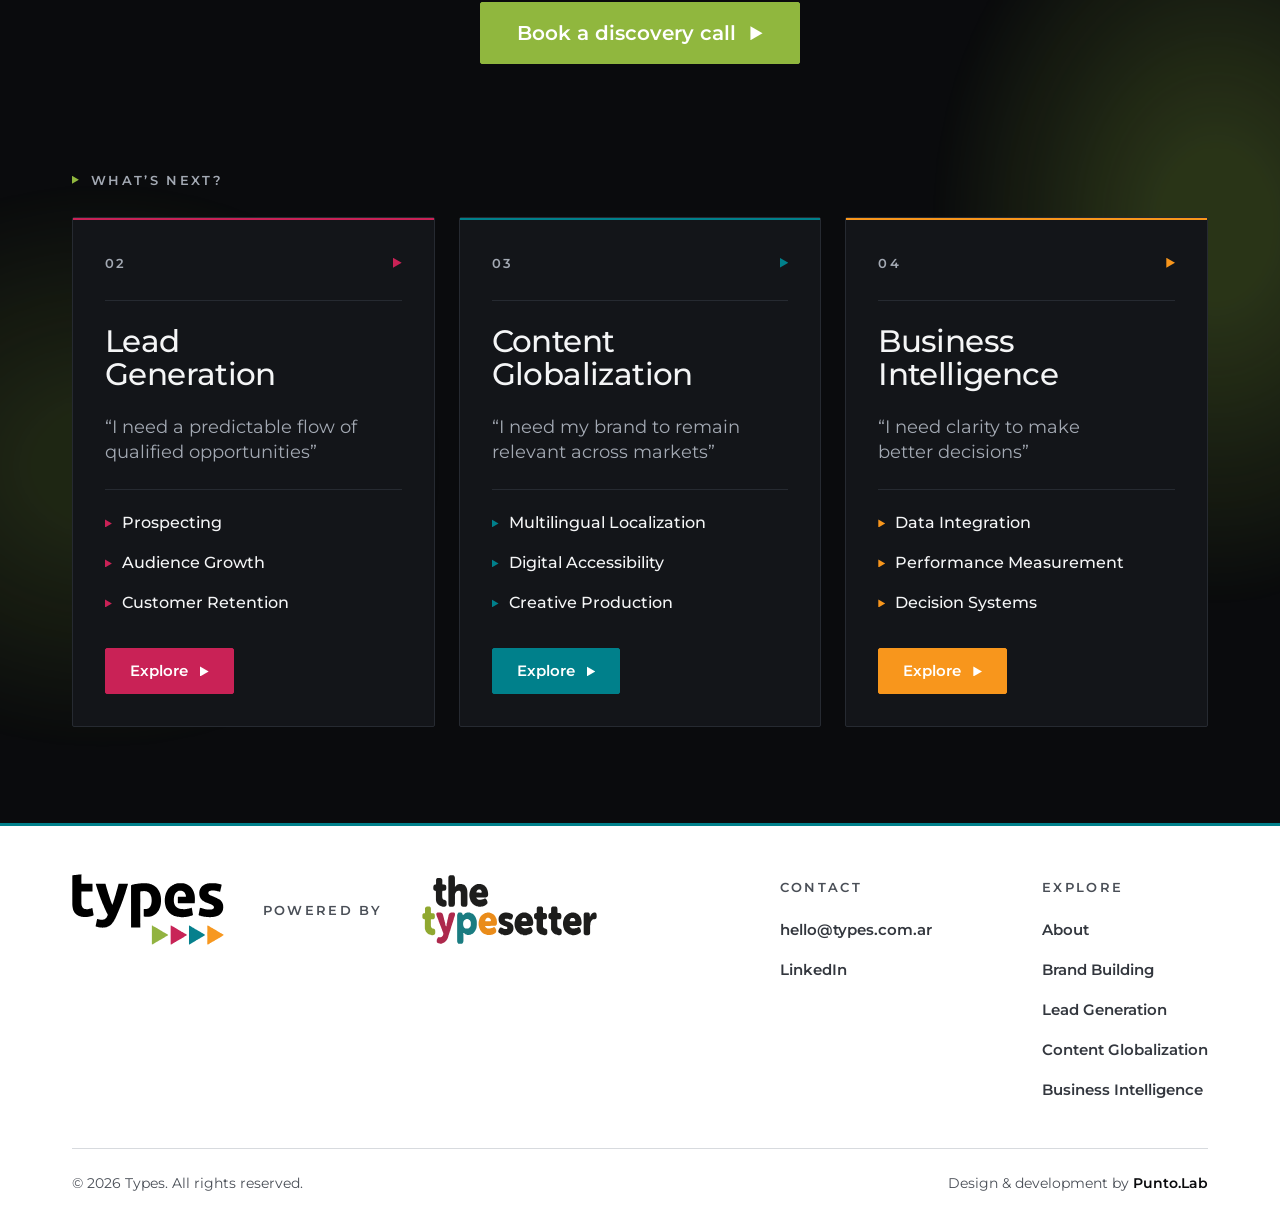
<file: brand-building.html>
<!DOCTYPE html>
<html lang="en" translate="no">
<head>
<meta charset="utf-8">
<meta name="viewport" content="width=device-width, initial-scale=1">
<meta name="google" content="notranslate">
<title>Types — Brand Building</title>
<link rel="icon" type="image/png" href="assets/favicon-types.png">
<link rel="stylesheet" href="css/tokens.css">
<link rel="stylesheet" href="https://fonts.googleapis.com/css2?family=Montserrat:wght@300;400;500;600;700&family=Ubuntu:wght@400;500&display=swap">
<link rel="stylesheet" href="css/site.css">
<link rel="stylesheet" href="css/faq.css">
<link rel="stylesheet" href="css/solution.css">
<link rel="stylesheet" href="css/brand-building.css">
</head>
<body>
<a href="#main" class="bb-skip">Skip to content</a>
<header class="ty-header" style="position:fixed;top:0;left:0;right:0;z-index:20;box-sizing:border-box;padding:14px clamp(16px,4vw,32px);border-bottom:3px solid var(--brand-teal);background:#ffffff;--ink:#0a0b0d;--ink-muted:#33373e;--ink-subtle:#4a4f57;--border-control:#6b7079;--surface-page:#ffffff;--surface-hover:#eef0f2;--focus-ring:#0a0b0d;color:#0a0b0d">
  <a href="preview.html" aria-label="Types — home" style="display:flex;align-items:center;height:48px"><img src="assets/types.svg" alt="Types" style="display:block;height:44px;width:auto"></a>
  <nav id="site-nav" class="ty-nav" aria-label="Main" style="gap:48px">
    <a href="preview.html#solutions" aria-current="page">Solutions</a>
    <a href="preview.html#method">Method</a>
    <a href="about.html">About</a>
    <a href="preview.html#faq">FAQs</a>
    <a href="preview.html#contact">Contact</a>
  </nav>
  <div class="ty-lang" role="group" aria-label="Language">
    <button id="lang-en" lang="en" aria-pressed="true">EN</button>
    <button id="lang-es" lang="es" aria-pressed="false">ES</button>
  </div>
  <button type="button" class="nav-burger" aria-label="Open menu" aria-expanded="false" aria-controls="site-nav"><span></span><span></span><span></span></button>
</header>
<main id="main">

<!-- 01 Hero -->
<section id="hero" class="ty-accent-green" style="position:relative;z-index:2;overflow:visible;min-height:100vh;display:flex;flex-direction:column;background:var(--surface-page);color:var(--ink);isolation:isolate">
  <div aria-hidden="true" style="position:absolute;top:0;left:0;right:0;bottom:-28vh;z-index:0;pointer-events:none;overflow:hidden;-webkit-mask-image:linear-gradient(#000 0,#000 calc(100% - 34vh),transparent 100%);mask-image:linear-gradient(#000 0,#000 calc(100% - 34vh),transparent 100%)"><div id="blobs-a" style="position:absolute;inset:0;filter:blur(110px);opacity:.4">
    <div data-blob="" style="position:absolute;left:48%;top:44%;width:46vw;height:22vw;border-radius:50%;background:var(--accent);opacity:.5"></div>
    <div data-blob="" style="position:absolute;right:-8%;top:12%;width:30vw;height:48vw;border-radius:50%;background:var(--accent);opacity:.8"></div>
    <div data-blob="" style="position:absolute;left:55%;top:70%;width:34vw;height:12vw;border-radius:50%;background:var(--accent);opacity:.6;transform:rotate(-8deg)"></div>
    <div data-blob="" style="position:absolute;left:4%;top:78%;width:40vw;height:30vw;border-radius:50%;background:var(--accent);opacity:.5"></div>
  </div></div>
  <canvas id="grid-a" aria-hidden="true" style="position:absolute;top:0;left:0;z-index:1;width:100%;height:calc(100% + 28vh);display:block;pointer-events:none;-webkit-mask-image:radial-gradient(ellipse 70% 80% at 80% 45%,#000 20%,transparent 78%),linear-gradient(#000 0,#000 calc(100% - 34vh),transparent 100%);-webkit-mask-composite:source-in;mask-image:radial-gradient(ellipse 70% 80% at 80% 45%,#000 20%,transparent 78%),linear-gradient(#000 0,#000 calc(100% - 34vh),transparent 100%);mask-composite:intersect"></canvas>
  <div style="position:relative;z-index:2;flex:1;display:flex;flex-direction:column;justify-content:flex-end;box-sizing:border-box;padding:140px clamp(16px,4vw,32px) clamp(56px,9vh,104px)">
    <div class="hero-in" style="display:flex;flex-direction:column;gap:28px;padding-left:clamp(0px,6vw,120px)">
      <p data-hi="" style="margin:0;display:flex;align-items:center;gap:12px;font-family:var(--font-text);font-size:13px;font-weight:600;letter-spacing:.18em;text-transform:uppercase;color:var(--ink-muted)"><span class="ty-tri" aria-hidden="true" style="height:8px;width:6.9px;background:var(--accent)"></span>Solutions · 01</p>
      <h1 data-r="h1sol" style="margin:0 0 0 -.06em;font-family:var(--font-display);font-weight:500;font-size:clamp(56px,10.5vw,176px);line-height:.98;letter-spacing:-0.045em">
        <span data-line="" style="display:block;overflow:hidden;padding-bottom:.2em;margin-bottom:-.2em"><span style="display:block;font-weight:300">Brand</span></span>
        <span data-line="" style="display:block;overflow:hidden;padding-bottom:.2em;margin-bottom:-.2em"><span style="display:block"><span id="bld">Building</span></span></span>
      </h1>
      <div data-hi="" style="display:flex;flex-direction:column;align-items:flex-start;gap:32px">
        <blockquote style="margin:0;max-width:100%"><p id="quote" data-r="fit" style="margin:0;white-space:nowrap;font-family:var(--font-display);font-size:clamp(16px,2vw,28px);font-weight:400;line-height:1.35;color:var(--ink-muted)">“I need my company to be recognized for its value”</p></blockquote>
        <div style="display:flex;flex-wrap:wrap;gap:16px">
          <a href="preview.html#contact" class="ty-btn ty-btn--primary bb-cta">Book a discovery call<span class="ty-tri" aria-hidden="true"></span></a>
        </div>
      </div>
    </div>
  </div>
</section>

<!-- 02 Intro -->
<section id="sound-familiar" style="background:var(--surface-page);color:var(--ink);scroll-margin-top:96px">
  <div style="max-width:1200px;margin:0 auto;box-sizing:border-box;padding:clamp(96px,12vw,184px) clamp(16px,4vw,32px)">
    <div id="intro" style="display:flex;flex-direction:column;gap:0.8em;max-width:1040px;margin:0 auto;text-align:left;font-family:var(--font-display);font-size:clamp(24px,3vw,44px);font-weight:400;line-height:1.3;letter-spacing:-0.015em;color:var(--ink)">
      <p style="margin:0;text-wrap:pretty">We define the visual and verbal identity that makes your company recognizable, then turn it into practical commercial assets your team can use every day.</p>
      <p style="margin:0;text-wrap:pretty">By aligning corporate identity with market authority, we help B2B companies build credibility and communicate value with consistency across every touchpoint.</p>
    </div>
  </div>
</section>

<!-- 02b Facts -->
<section id="facts" class="ty-accent-green" style="background:var(--surface-page);color:var(--ink)">
  <div style="max-width:1200px;margin:0 auto;box-sizing:border-box;padding:0 clamp(16px,4vw,32px) clamp(96px,12vw,160px)">
    <h2 style="position:absolute;width:1px;height:1px;margin:-1px;padding:0;overflow:hidden;clip:rect(0 0 0 0);white-space:nowrap;border:0">Market facts</h2>
    <ul id="stats" class="bb-facts">
      <li data-in="" class="bb-fact">
        <p class="bb-fact__n"><span data-cnt="71">71</span><span class="bb-fact__u">%</span></p>
        <p class="bb-fact__l">of B2B buyers are Millennials or Gen Z.</p>
      </li>
      <li data-in="" class="bb-fact">
        <p class="bb-fact__n"><span data-cnt="95">95</span><span class="bb-fact__u">%</span></p>
        <p class="bb-fact__l">of your potential market isn’t looking for a solution today.</p>
      </li>
      <li data-in="" class="bb-fact">
        <p class="bb-fact__n"><span data-cnt="211">211</span><span class="bb-fact__u"> days</span></p>
        <p class="bb-fact__l">the average buyer journey, with dozens of interactions, before they reach out.</p>
      </li>
    </ul>
  </div>
</section>

<!-- 03 What we do -->
<section id="what-we-do" class="ty-accent-green" style="background:var(--surface-page);color:var(--ink);scroll-margin-top:96px">
  <div style="max-width:1200px;margin:0 auto;box-sizing:border-box;padding:0 clamp(16px,4vw,32px) clamp(96px,12vw,160px)">
    <h2 style="position:absolute;width:1px;height:1px;margin:-1px;padding:0;overflow:hidden;clip:rect(0 0 0 0);white-space:nowrap;border:0">Services</h2>
    <div aria-hidden="true" class="sol-rows-head"><span></span><span class="sol-lbl">Diagnosis</span><span class="sol-lbl">Solution</span></div>
    <div id="services" style="border-bottom:1px solid var(--ink)">
      <article data-row="" class="sol-row">
        <span data-rl="" aria-hidden="true" class="sol-row__line"></span>
        <h3 data-rc="" class="sol-row__title">Corporate Identity</h3>
        <div data-rc="" class="sol-row__cell"><span class="sol-lbl">Diagnosis</span><p class="sol-row__pain">When your brand looks and sounds different every time, people struggle to understand who you are and why you matter.</p></div>
        <div data-rc="" class="sol-row__cell"><span class="sol-lbl">Solution</span><p class="sol-row__sol">Define a clear visual and verbal identity that creates consistency, recognition and trust.</p></div>
      </article>
      <article data-row="" class="sol-row">
        <span data-rl="" aria-hidden="true" class="sol-row__line"></span>
        <h3 data-rc="" class="sol-row__title">Commercial Assets</h3>
        <div data-rc="" class="sol-row__cell"><span class="sol-lbl">Diagnosis</span><p class="sol-row__pain">A strong brand means little if your sales team can’t use it effectively.</p></div>
        <div data-rc="" class="sol-row__cell"><span class="sol-lbl">Solution</span><p class="sol-row__sol">Turn your positioning into websites, presentations and digital tools that help your company communicate value and generate opportunities.</p></div>
      </article>
      <article data-row="" class="sol-row">
        <span data-rl="" aria-hidden="true" class="sol-row__line"></span>
        <h3 data-rc="" class="sol-row__title">Market Authority</h3>
        <div data-rc="" class="sol-row__cell"><span class="sol-lbl">Diagnosis</span><p class="sol-row__pain">Prospects trust proof more than promises.</p></div>
        <div data-rc="" class="sol-row__cell"><span class="sol-lbl">Solution</span><p class="sol-row__sol">Build credibility through case studies, testimonials and thought leadership strategies.</p></div>
      </article>
    </div>
  </div>
</section>

<!-- 05 How we work -->
<section id="how-we-work" class="ty-accent-green" style="background:var(--surface-page);color:var(--ink);border-top:1px solid var(--border-subtle);scroll-margin-top:80px">
  <div style="max-width:1200px;margin:0 auto;box-sizing:border-box;padding:clamp(80px,10vw,152px) clamp(16px,4vw,32px);display:flex;flex-direction:column;gap:clamp(48px,6vw,88px)">
    <h2 data-in="" style="margin:0;font-family:var(--font-display);font-weight:500;font-size:clamp(36px,4.4vw,64px);line-height:1.04;letter-spacing:-0.035em">The Types Method</h2>
    <div data-in="" style="position:relative;padding-top:36px">
      <span aria-hidden="true" style="position:absolute;left:0;right:0;top:11px;height:2px;background:var(--border-subtle)"></span>
      <span data-fill="" aria-hidden="true" style="position:absolute;left:0;top:11px;height:2px;width:40%;background:var(--accent)"></span>
      <span data-mk="" class="ty-tri" aria-hidden="true" style="position:absolute;left:40%;top:0;height:24px;width:20.8px;background:var(--accent)"></span>
      <ol aria-label="Types Method" class="bb-steps">
        <li data-in=""><span class="bb-steps__n">01</span><span data-sl="" class="bb-steps__t" style="color:var(--ink)">Explore</span></li>
        <li data-in=""><span class="bb-steps__n">02</span><span data-sl="" class="bb-steps__t" style="color:var(--ink)">Design</span></li>
        <li data-in="" aria-current="step"><span class="bb-steps__n">03</span><span data-sl="" class="bb-steps__t" style="color:var(--brand-green)">Build</span></li>
        <li data-in=""><span class="bb-steps__n">04</span><span data-sl="" class="bb-steps__t" style="color:var(--ink-muted)">Measure</span></li>
        <li data-in=""><span class="bb-steps__n">05</span><span data-sl="" class="bb-steps__t" style="color:var(--ink-muted)">Evolve</span></li>
      </ol>
    </div>
    <div class="bb-cols">
      <h3 data-in="" class="bb-cols__a" style="margin:0;font-family:var(--font-display);font-size:clamp(32px,3.6vw,56px);font-weight:500;line-height:1.05;letter-spacing:-0.03em;color:var(--accent);text-wrap:balance">Let’s make it happen.</h3>
      <div data-in="" data-r="mc" class="bb-cols__b" style="justify-self:end;width:max-content;min-width:100%;display:flex;flex-direction:column;gap:24px">
        <p data-r="wrap" style="margin:0;font-family:var(--font-text);font-size:min(19px,3.6vw);line-height:1.5;white-space:nowrap;color:var(--ink-muted)">The right capabilities to execute the strategy.</p>
        <div style="display:flex;flex-direction:column;gap:8px;width:0;min-width:100%;box-sizing:border-box;padding:24px;background:var(--surface-raised);border:1px solid var(--brand-green);border-radius:2px">
          <span style="font-family:var(--font-text);font-size:12px;font-weight:600;letter-spacing:.18em;text-transform:uppercase;color:var(--ink-muted)">Deliverable</span>
          <span style="font-family:var(--font-display);font-size:21px;font-weight:600;letter-spacing:-0.01em">Business Solution</span>
          <span style="font-family:var(--font-text);font-size:16px;line-height:1.5;color:var(--ink-muted);text-wrap:pretty">A fully implemented solution with clearly defined KPIs, ready to deliver measurable business results.</span>
        </div>
      </div>
    </div>
  </div>
</section>

<!-- 07 FAQ -->
<section id="faq" class="ty-accent-green" style="background:var(--surface-page);color:var(--ink);border-top:1px solid var(--border-subtle);scroll-margin-top:96px">
  <div style="max-width:1200px;margin:0 auto;box-sizing:border-box;padding:clamp(80px,10vw,152px) clamp(16px,4vw,32px);display:flex;flex-direction:column;gap:clamp(32px,4vw,56px)">
    <h2 data-in="" style="margin:0;font-family:var(--font-display);font-weight:500;font-size:clamp(36px,4.4vw,64px);line-height:1.04;letter-spacing:-0.035em">FAQs</h2>
    <!-- Source copy for the FAQ. js/faq.js renders it as tabs or an accordion. -->
    <dl id="faq-data" hidden>
      <div data-faq><dt>How do I know if our problem is really branding and not lead generation?</dt><dd>If people struggle to understand what your company does, what makes you different, or why you matter, your problem is likely branding. A clear sign is when employees, sales materials, and communication channels all describe the business differently. Before generating more demand, people need to clearly understand who you are and why they should trust you.</dd></div>
      <div data-faq><dt>We’ve been operating for years. Why would we need to invest in branding now?</dt><dd>Because the company you are today is likely very different from the one your brand was built for. As markets, customers, services, and teams evolve, your brand should evolve with them. Effective branding ensures your market perception reflects who you are today. Not who you were years ago.</dd></div>
      <div data-faq><dt>We already have a logo and website. Isn’t that enough?</dt><dd>No. A logo and website are important assets, but they are only part of your brand. Your brand is reflected in every proposal, presentation, sales conversation, social media post, and customer interaction. A strong brand creates consistency across all these touchpoints, helping people recognize, understand, and trust your company.</dd></div>
      <div data-faq><dt>How do you measure the success of a branding initiative?</dt><dd>The success of a branding initiative is measured by clarity and alignment. Internally, teams should have a shared understanding of the company’s purpose, direction, and voice. Externally, customers should quickly grasp its value, while prospects encounter a cohesive experience across every interaction.</dd></div>
      <div data-faq><dt>We’ve worked with branding agencies before and didn’t see measurable results. What’s different?</dt><dd>Many branding projects focus on aesthetics, while effective branding focuses on alignment. The goal is not to create a better logo or website, but to ensure your identity, communication, and market perception accurately reflect who you are and where you want to go. When those elements work together, your brand becomes easier to understand, trust, and remember.</dd></div>
    </dl>
    <div id="faq-root"></div>
  </div>
</section>

<!-- 08 Final CTA + What's next -->
<section id="next" class="ty-accent-green" style="position:relative;z-index:2;overflow:visible;background:var(--surface-page);color:var(--ink);isolation:isolate">
  <div aria-hidden="true" style="position:absolute;top:-28vh;left:0;right:0;bottom:0;z-index:0;pointer-events:none;overflow:hidden;-webkit-mask-image:linear-gradient(transparent 0,#000 34vh,#000 100%);mask-image:linear-gradient(transparent 0,#000 34vh,#000 100%)"><div id="blobs-b" style="position:absolute;inset:28vh 0 0 0;filter:blur(110px);opacity:.4">
    <div data-blob="" style="position:absolute;left:20%;top:-10%;width:60vw;height:26vw;border-radius:50%;background:var(--accent);opacity:.55"></div>
    <div data-blob="" style="position:absolute;right:-10%;top:30%;width:30vw;height:40vw;border-radius:50%;background:var(--accent);opacity:.6"></div>
    <div data-blob="" style="position:absolute;left:-10%;top:55%;width:36vw;height:30vw;border-radius:50%;background:var(--accent);opacity:.4"></div>
  </div></div>
  <canvas id="grid-b" aria-hidden="true" style="position:absolute;top:-28vh;left:0;z-index:1;width:100%;height:calc(100% + 28vh);display:block;pointer-events:none;-webkit-mask-image:radial-gradient(ellipse 60% 55% at 50% 32%,#000 15%,transparent 80%),linear-gradient(transparent 0,#000 34vh,#000 100%);-webkit-mask-composite:source-in;mask-image:radial-gradient(ellipse 60% 55% at 50% 32%,#000 15%,transparent 80%),linear-gradient(transparent 0,#000 34vh,#000 100%);mask-composite:intersect"></canvas>
  <div style="position:relative;z-index:2;max-width:1200px;margin:0 auto;box-sizing:border-box;padding:clamp(96px,12vw,176px) clamp(16px,4vw,32px) clamp(64px,8vw,96px);display:flex;flex-direction:column;gap:clamp(64px,8vw,120px)">
    <div style="display:flex;flex-direction:column;align-items:center;gap:48px;text-align:center">
      <h2 data-in="" style="margin:0;max-width:1200px;font-family:var(--font-display);font-weight:500;font-size:clamp(52px,7.6vw,120px);line-height:1.02;letter-spacing:-0.045em;text-wrap:balance"><span style="font-weight:300">Move forward</span> with con<span class="kern-lg">f</span>idence.</h2>
      <a data-in="" href="preview.html#contact" class="ty-btn ty-btn--primary bb-cta">Book a discovery call<span class="ty-tri" aria-hidden="true"></span></a>
    </div>
    <div style="display:flex;flex-direction:column;gap:24px">
      <h2 style="margin:0;display:flex;align-items:center;gap:12px;font-family:var(--font-text);font-size:13px;font-weight:600;letter-spacing:.18em;text-transform:uppercase;color:var(--ink-muted)"><span class="ty-tri" aria-hidden="true" style="height:8px;width:6.9px;background:var(--accent)"></span>What’s Next?</h2>
      <div class="bb-cards">
        <article data-in="" class="ty-accent-magenta bb-card">
          <a href="lead-generation.html" class="bb-card__link">
            <span aria-hidden="true" class="bb-card__bar"></span>
            <span class="bb-card__n">02<span class="ty-tri" aria-hidden="true"></span></span>
            <span class="bb-card__title"><span>Lead</span><span>Generation</span></span>
            <span class="bb-card__q">“I need a predictable flow of qualified opportunities”</span>
            <span class="bb-card__list"><span><span class="ty-tri" aria-hidden="true"></span>Prospecting</span><span><span class="ty-tri" aria-hidden="true"></span>Audience Growth</span><span><span class="ty-tri" aria-hidden="true"></span>Customer Retention</span></span>
            <span class="ty-btn ty-btn--primary bb-card__btn">Explore<span class="ty-tri" aria-hidden="true"></span></span>
          </a>
        </article>
        <article data-in="" class="ty-accent-teal bb-card">
          <a href="content-globalization.html" class="bb-card__link">
            <span aria-hidden="true" class="bb-card__bar"></span>
            <span class="bb-card__n">03<span class="ty-tri" aria-hidden="true"></span></span>
            <span class="bb-card__title"><span>Content</span><span>Globalization</span></span>
            <span class="bb-card__q">“I need my brand to remain relevant across markets”</span>
            <span class="bb-card__list"><span><span class="ty-tri" aria-hidden="true"></span>Multilingual Localization</span><span><span class="ty-tri" aria-hidden="true"></span>Digital Accessibility</span><span><span class="ty-tri" aria-hidden="true"></span>Creative Production</span></span>
            <span class="ty-btn ty-btn--primary bb-card__btn">Explore<span class="ty-tri" aria-hidden="true"></span></span>
          </a>
        </article>
        <article data-in="" class="ty-accent-orange bb-card">
          <a href="business-intelligence.html" class="bb-card__link">
            <span aria-hidden="true" class="bb-card__bar"></span>
            <span class="bb-card__n">04<span class="ty-tri" aria-hidden="true"></span></span>
            <span class="bb-card__title"><span>Business</span><span>Intelligence</span></span>
            <span class="bb-card__q">“I need clarity to make better decisions”</span>
            <span class="bb-card__list"><span><span class="ty-tri" aria-hidden="true"></span>Data Integration</span><span><span class="ty-tri" aria-hidden="true"></span>Performance Measurement</span><span><span class="ty-tri" aria-hidden="true"></span>Decision Systems</span></span>
            <span class="ty-btn ty-btn--primary bb-card__btn">Explore<span class="ty-tri" aria-hidden="true"></span></span>
          </a>
        </article>
      </div>
    </div>
  </div>
</section>
</main>
<footer style="background:#ffffff;border-top:3px solid var(--brand-teal);--ink:#0a0b0d;--ink-muted:#33373e;--ink-subtle:#4a4f57;--border-control:#6b7079;--surface-page:#ffffff;--surface-hover:#eef0f2;--focus-ring:#0a0b0d;color:#0a0b0d">
  <div style="max-width:1200px;margin:0 auto;box-sizing:border-box;padding:48px clamp(16px,4vw,32px) 32px;display:flex;flex-direction:column;gap:40px">
    <div style="display:flex;flex-wrap:wrap;justify-content:space-between;align-items:flex-start;gap:40px 64px">
      <div class="ft-brand">
        <a href="preview.html" aria-label="Types — home" class="ft-brand__types"><img src="assets/types.svg" alt="Types"></a>
        <span class="ft-brand__by">Powered by</span>
        <a href="https://www.thetypesetter.com.ar/" target="_blank" rel="noopener" aria-label="The Typesetter (opens in a new tab)" class="ft-brand__ts-link"><img src="assets/the-typesetter.svg" alt="The Typesetter" class="ft-brand__ts"></a>
      </div>
      <div style="display:flex;flex-wrap:wrap;gap:40px clamp(48px,8vw,128px)">
        <div style="display:flex;flex-direction:column;gap:4px;min-width:160px">
          <p style="margin:0 0 8px;font-size:13px;font-weight:600;letter-spacing:.18em;text-transform:uppercase;color:var(--ink-subtle)">Contact</p>
          <a href="mailto:hello@types.com.ar" class="hv-ink" style="display:inline-flex;align-items:center;min-height:36px;font-size:15px;font-weight:600;color:var(--ink-muted);text-decoration:none;transition:color .15s">hello@types.com.ar</a>
          <a href="https://www.linkedin.com/" class="hv-ink" style="display:inline-flex;align-items:center;min-height:36px;font-size:15px;font-weight:600;color:var(--ink-muted);text-decoration:none;transition:color .15s">LinkedIn</a>
        </div>
        <nav aria-label="Footer" style="display:flex;flex-direction:column;gap:4px;min-width:160px">
          <p style="margin:0 0 8px;font-size:13px;font-weight:600;letter-spacing:.18em;text-transform:uppercase;color:var(--ink-subtle)">Explore</p>
        <a href="about.html" class="hv-teal" style="display:inline-flex;align-items:center;min-height:36px;font-size:15px;font-weight:600;color:var(--ink-muted);text-decoration:none;transition:color .15s">About</a>
        <a href="brand-building.html" class="hv-green" style="display:inline-flex;align-items:center;min-height:36px;font-size:15px;font-weight:600;color:var(--ink-muted);text-decoration:none;transition:color .15s">Brand Building</a>
        <a href="lead-generation.html" class="hv-magenta" style="display:inline-flex;align-items:center;min-height:36px;font-size:15px;font-weight:600;color:var(--ink-muted);text-decoration:none;transition:color .15s">Lead Generation</a>
        <a href="content-globalization.html" class="hv-teal" style="display:inline-flex;align-items:center;min-height:36px;font-size:15px;font-weight:600;color:var(--ink-muted);text-decoration:none;transition:color .15s">Content Globalization</a>
        <a href="business-intelligence.html" class="hv-orange" style="display:inline-flex;align-items:center;min-height:36px;font-size:15px;font-weight:600;color:var(--ink-muted);text-decoration:none;transition:color .15s">Business Intelligence</a>
        </nav>
      </div>
    </div>
    <div class="footer-legal"><p>© 2026 Types. All rights reserved.</p><p>Design &amp; development by <a class="footer-credit" href="https://www.instagram.com/punto.lab__/" target="_blank" rel="noopener">Punto.Lab</a></p></div>
  </div>
</footer>
<script src="js/nav.js" defer></script>
<script src="js/brand-building.js" defer></script>
<script src="js/faq.js" defer></script>
</body>
</html>
</file>
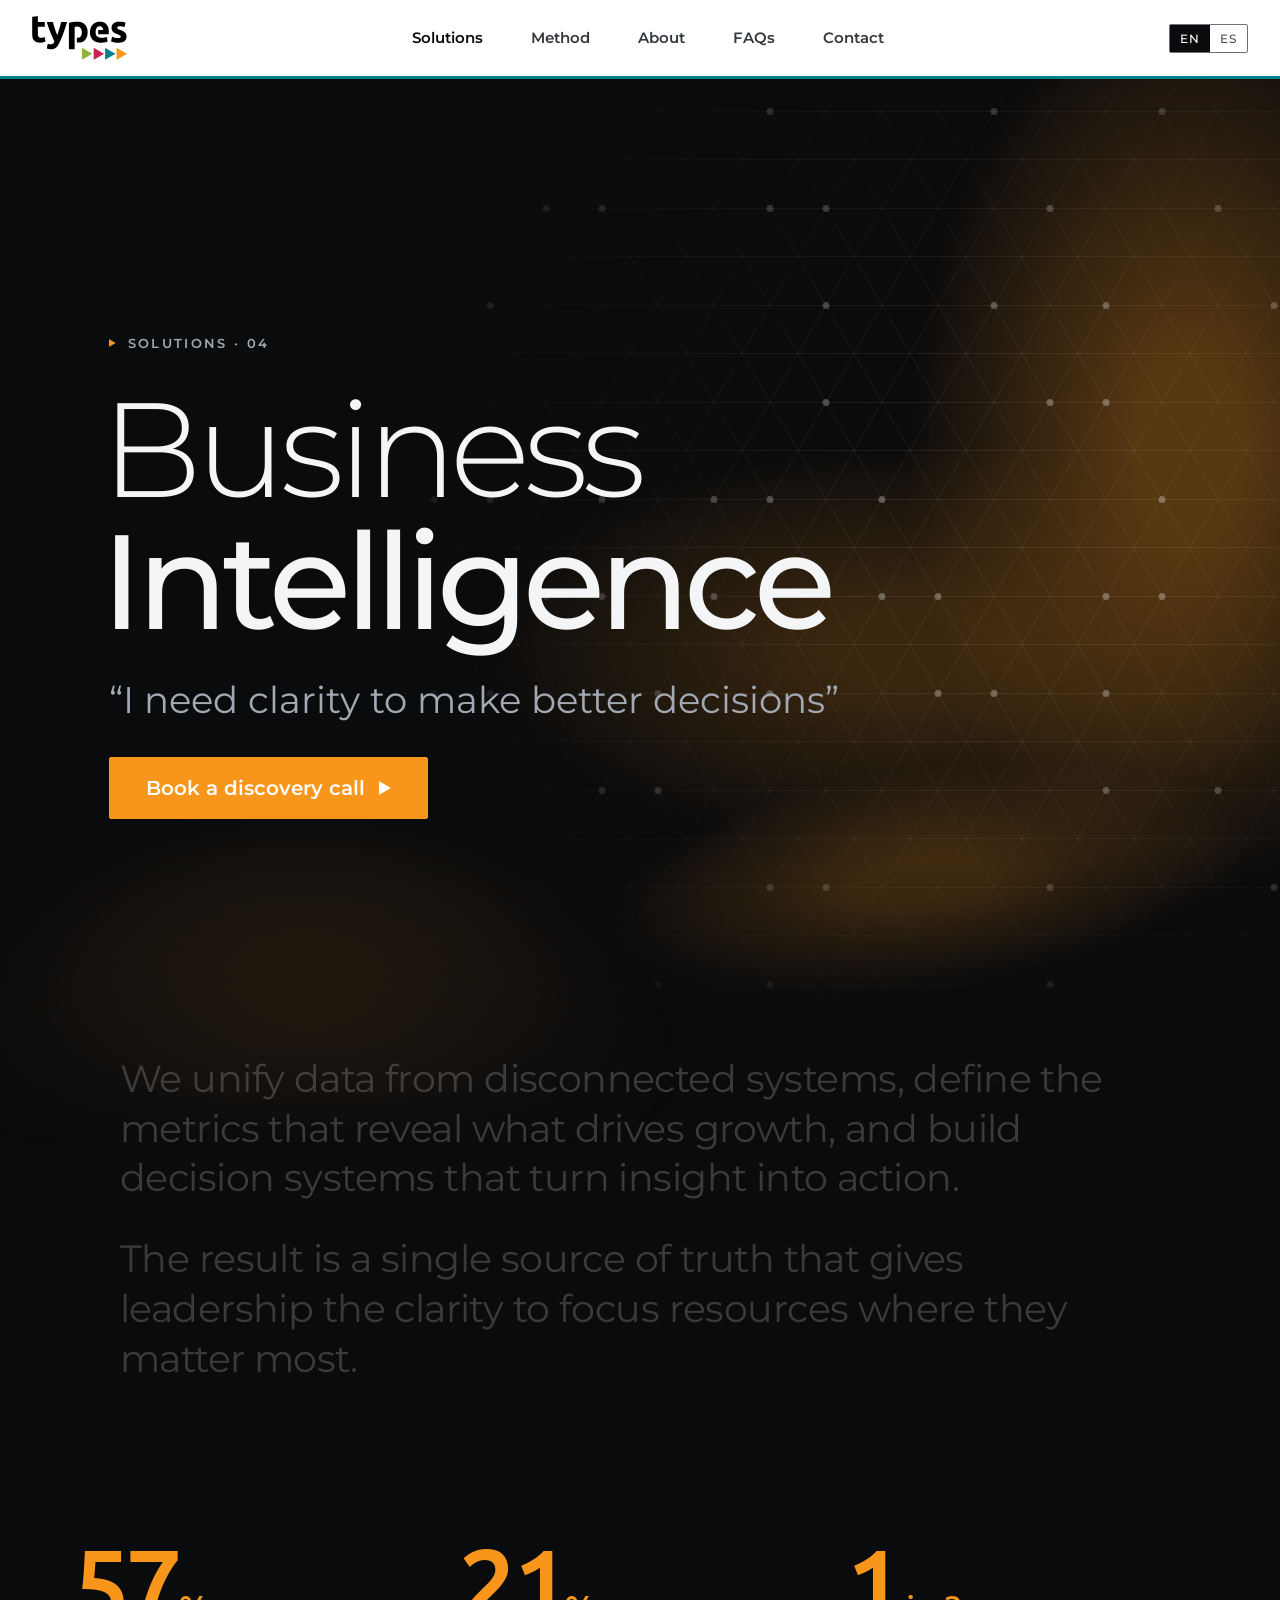
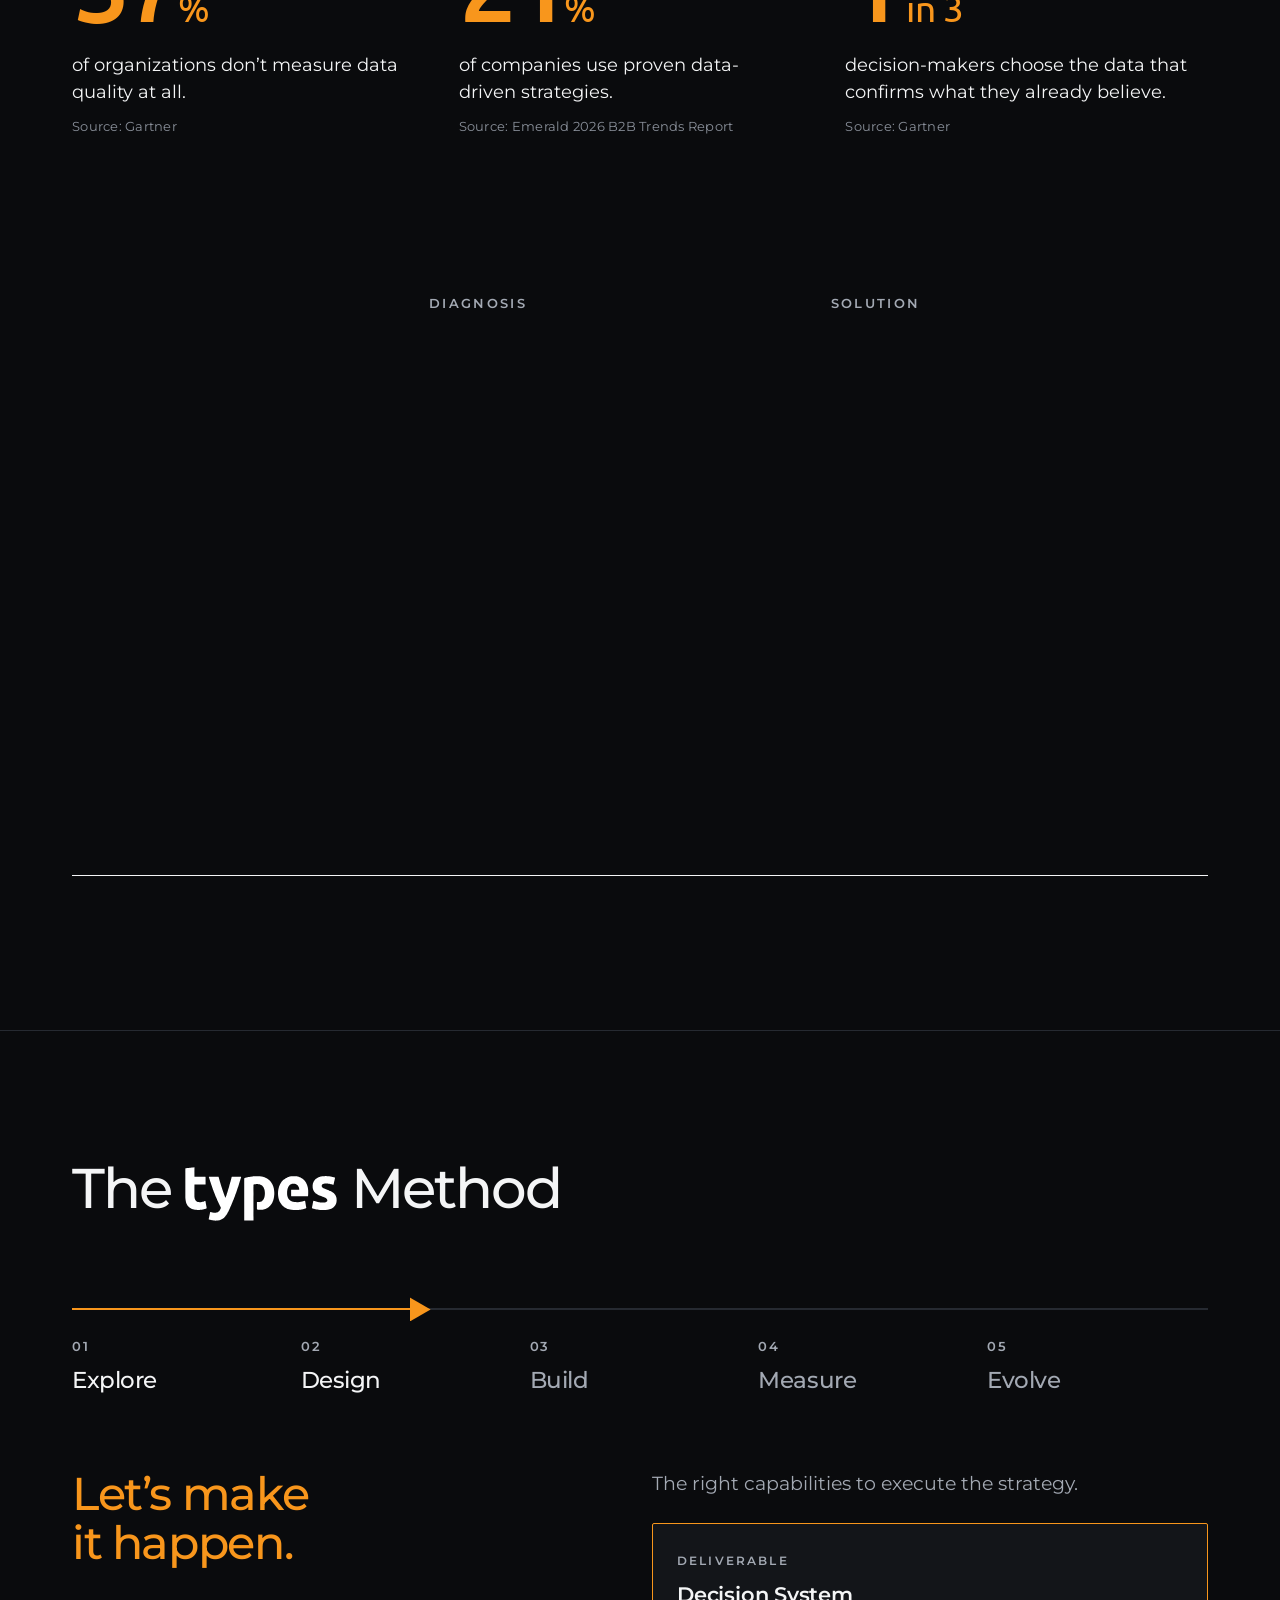
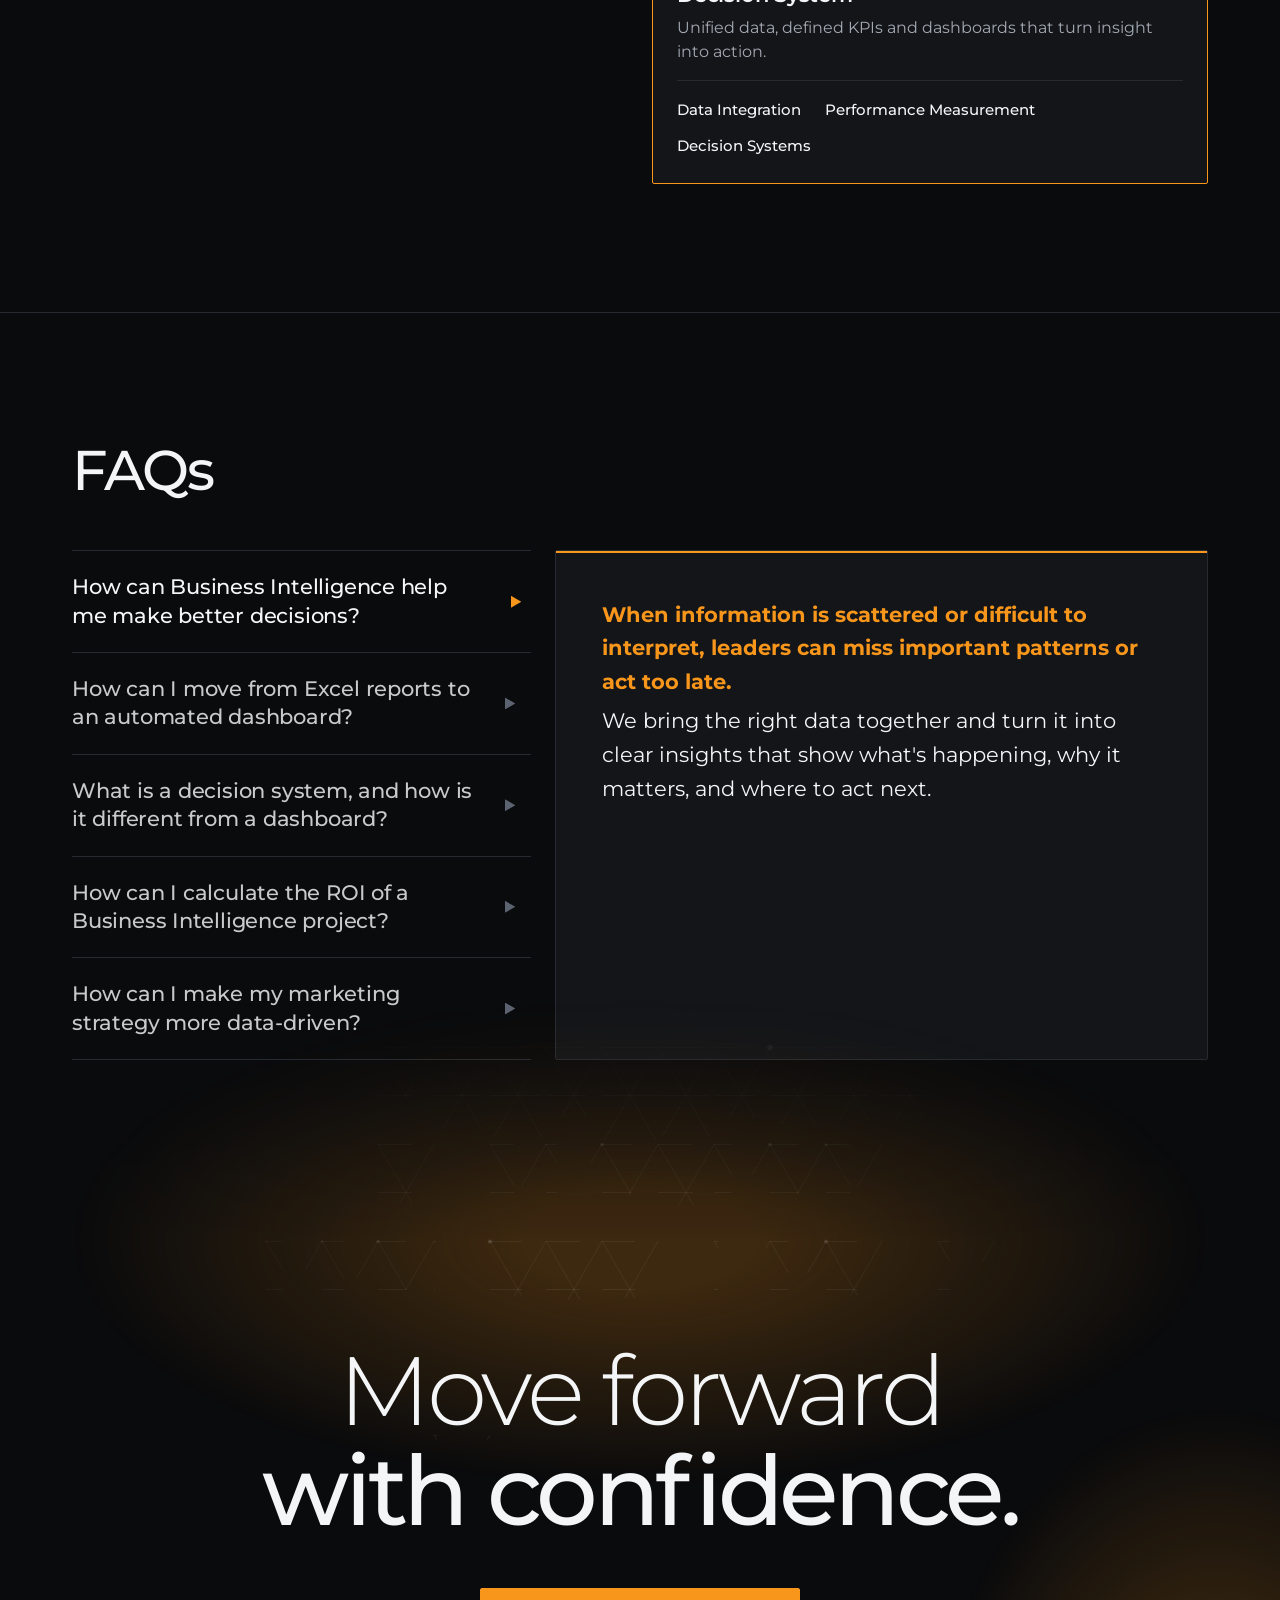
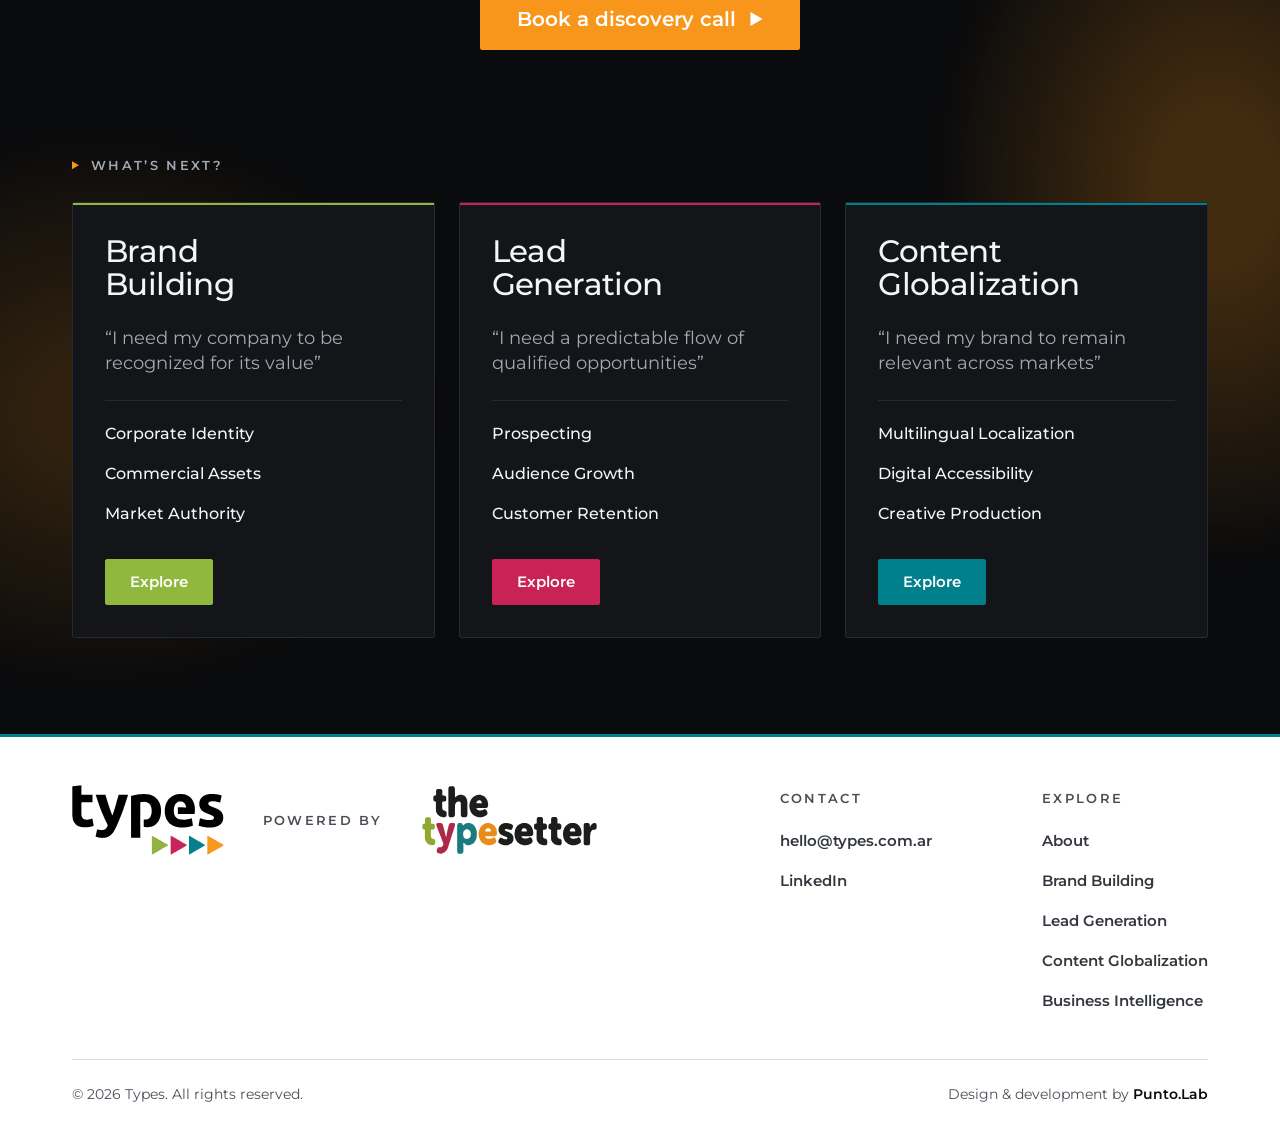
<file: business-intelligence.html>
<!DOCTYPE html>
<html lang="en" translate="no">
<head>
<meta charset="utf-8">
<meta name="viewport" content="width=device-width, initial-scale=1">
<meta name="google" content="notranslate">
<title>Types — Business Intelligence</title>
<link rel="icon" type="image/png" href="assets/favicon-types.png">
<link rel="stylesheet" href="css/tokens.css">
<link rel="stylesheet" href="https://fonts.googleapis.com/css2?family=Montserrat:wght@300;400;500;600;700&family=Ubuntu:wght@400;500&display=swap">
<link rel="stylesheet" href="css/site.css">
<link rel="stylesheet" href="css/faq.css">
<link rel="stylesheet" href="css/solution.css">
<link rel="stylesheet" href="css/facts.css">
</head>
<body>
<a href="#main" class="skip-link">Skip to content</a>
<header class="ty-header" style="position:fixed;top:0;left:0;right:0;z-index:20;box-sizing:border-box;padding:14px clamp(16px,4vw,32px);border-bottom:3px solid var(--brand-teal);background:#ffffff;--ink:#0a0b0d;--ink-muted:#33373e;--ink-subtle:#4a4f57;--border-control:#6b7079;--surface-page:#ffffff;--surface-hover:#eef0f2;--focus-ring:#0a0b0d;color:#0a0b0d">
  <a href="preview.html" aria-label="Types — home" style="display:flex;align-items:center;height:48px"><img src="assets/types.svg" alt="Types" style="display:block;height:44px;width:auto"></a>
  <nav id="site-nav" class="ty-nav" aria-label="Main" style="gap:48px">
    <a href="preview.html#solutions" aria-current="page">Solutions</a>
    <a href="preview.html#method">Method</a>
    <a href="about.html">About</a>
    <a href="preview.html#faq">FAQs</a>
    <a href="preview.html#contact">Contact</a>
  </nav>
  <div class="ty-lang" role="group" aria-label="Language">
    <button id="lang-en" lang="en" aria-pressed="true">EN</button>
    <button id="lang-es" lang="es" aria-pressed="false">ES</button>
  </div>
  <button type="button" class="nav-burger" aria-label="Open menu" aria-expanded="false" aria-controls="site-nav"><span></span><span></span><span></span></button>
</header>
<main id="main">

<!-- 01 Hero -->
<section id="hero" class="ty-accent-orange" style="position:relative;z-index:2;overflow:visible;min-height:100vh;display:flex;flex-direction:column;background:var(--surface-page);color:var(--ink);isolation:isolate">
  <div aria-hidden="true" style="position:absolute;top:0;left:0;right:0;bottom:-28vh;z-index:0;pointer-events:none;overflow:hidden;-webkit-mask-image:linear-gradient(#000 0,#000 calc(100% - 34vh),transparent 100%);mask-image:linear-gradient(#000 0,#000 calc(100% - 34vh),transparent 100%)"><div id="blobs-a" style="position:absolute;inset:0;filter:blur(110px);opacity:.4">
    <div data-blob="" style="position:absolute;left:48%;top:44%;width:46vw;height:22vw;border-radius:50%;background:var(--accent);opacity:.5"></div>
    <div data-blob="" style="position:absolute;right:-8%;top:12%;width:30vw;height:48vw;border-radius:50%;background:var(--accent);opacity:.8"></div>
    <div data-blob="" style="position:absolute;left:55%;top:70%;width:34vw;height:12vw;border-radius:50%;background:var(--accent);opacity:.6;transform:rotate(-8deg)"></div>
    <div data-blob="" style="position:absolute;left:4%;top:78%;width:40vw;height:30vw;border-radius:50%;background:var(--accent);opacity:.5"></div>
  </div></div>
  <canvas id="grid-a" aria-hidden="true" style="position:absolute;top:0;left:0;z-index:1;width:100%;height:calc(100% + 28vh);display:block;pointer-events:none;-webkit-mask-image:radial-gradient(ellipse 70% 80% at 80% 45%,#000 20%,transparent 78%),linear-gradient(#000 0,#000 calc(100% - 34vh),transparent 100%);-webkit-mask-composite:source-in;mask-image:radial-gradient(ellipse 70% 80% at 80% 45%,#000 20%,transparent 78%),linear-gradient(#000 0,#000 calc(100% - 34vh),transparent 100%);mask-composite:intersect"></canvas>
  <div style="position:relative;z-index:2;flex:1;display:flex;flex-direction:column;justify-content:flex-end;box-sizing:border-box;padding:140px clamp(16px,4vw,32px) clamp(56px,9vh,104px)">
    <div class="hero-in" style="display:flex;flex-direction:column;gap:28px;padding-left:clamp(0px,6vw,120px)">
      <p data-hi="" style="margin:0;display:flex;align-items:center;gap:12px;font-family:var(--font-text);font-size:13px;font-weight:600;letter-spacing:.18em;text-transform:uppercase;color:var(--ink-muted)"><span class="ty-tri" aria-hidden="true" style="height:8px;width:6.9px;background:var(--accent)"></span>Solutions · 04</p>
      <h1 data-r="h1sol" style="margin:0 0 0 -.06em;font-family:var(--font-display);font-weight:500;font-size:clamp(56px,10.5vw,176px);line-height:.98;letter-spacing:-0.045em">
        <span data-line="" style="display:block;overflow:hidden;padding-bottom:.2em;margin-bottom:-.2em"><span style="display:block;font-weight:300">Business</span></span>
        <span data-line="" style="display:block;overflow:hidden;padding-bottom:.2em;margin-bottom:-.2em"><span style="display:block"><span id="bld">Intelligence</span></span></span>
      </h1>
      <div data-hi="" style="display:flex;flex-direction:column;align-items:flex-start;gap:32px">
        <blockquote style="margin:0;max-width:100%"><p id="quote" data-r="fit" style="margin:0;white-space:nowrap;font-family:var(--font-display);font-size:clamp(16px,2vw,28px);font-weight:400;line-height:1.35;color:var(--ink-muted)">“I need clarity to make better decisions”</p></blockquote>
        <div style="display:flex;flex-wrap:wrap;gap:16px">
          <a href="preview.html#contact" class="ty-btn ty-btn--primary sol-cta">Book a discovery call<span class="ty-tri" aria-hidden="true"></span></a>
        </div>
      </div>
    </div>
  </div>
</section>

<!-- 02 Intro -->
<section id="sound-familiar" style="background:var(--surface-page);color:var(--ink);scroll-margin-top:96px">
  <div style="max-width:1200px;margin:0 auto;box-sizing:border-box;padding:clamp(96px,12vw,184px) clamp(16px,4vw,32px)">
    <div id="intro" style="display:flex;flex-direction:column;gap:0.8em;max-width:1040px;margin:0 auto;text-align:left;font-family:var(--font-display);font-size:clamp(24px,3vw,44px);font-weight:400;line-height:1.3;letter-spacing:-0.015em;color:var(--ink)">
      <p style="margin:0;text-wrap:pretty">We unify data from disconnected systems, define the metrics that reveal what drives growth, and build decision systems that turn insight into action.</p>
      <p style="margin:0;text-wrap:pretty">The result is a single source of truth that gives leadership the clarity to focus resources where they matter most.</p>
    </div>
  </div>
</section>

<!-- 02b Facts -->
<section id="facts" class="ty-accent-orange" style="background:var(--surface-page);color:var(--ink)">
  <div style="max-width:1200px;margin:0 auto;box-sizing:border-box;padding:0 clamp(16px,4vw,32px) clamp(96px,12vw,160px)">
    <h2 style="position:absolute;width:1px;height:1px;margin:-1px;padding:0;overflow:hidden;clip:rect(0 0 0 0);white-space:nowrap;border:0">Market facts</h2>
    <ul id="stats" class="bb-facts">
      <li data-in="" class="bb-fact">
        <p class="bb-fact__n"><span data-cnt="59">59</span><span class="bb-fact__u">%</span></p>
        <div class="bb-fact__b">
          <p class="bb-fact__l">of organizations don’t measure data quality at all.</p>
          <p class="bb-fact__s">Source: Gartner</p>
        </div>
      </li>
      <li data-in="" class="bb-fact">
        <p class="bb-fact__n"><span data-cnt="22">22</span><span class="bb-fact__u">%</span></p>
        <div class="bb-fact__b">
          <p class="bb-fact__l">of companies use proven data-driven strategies.</p>
          <p class="bb-fact__s">Source: Emerald 2026 B2B Trends Report</p>
        </div>
      </li>
      <li data-in="" class="bb-fact">
        <p class="bb-fact__n">1<span class="bb-fact__u"> in 3</span></p>
        <div class="bb-fact__b">
          <p class="bb-fact__l">decision-makers choose the data that confirms what they already believe.</p>
          <p class="bb-fact__s">Source: Gartner</p>
        </div>
      </li>
    </ul>
  </div>
</section>

<!-- 03 What we do -->
<section id="what-we-do" class="ty-accent-orange" style="background:var(--surface-page);color:var(--ink);scroll-margin-top:96px">
  <div style="max-width:1200px;margin:0 auto;box-sizing:border-box;padding:0 clamp(16px,4vw,32px) clamp(96px,12vw,160px)">
    <h2 style="position:absolute;width:1px;height:1px;margin:-1px;padding:0;overflow:hidden;clip:rect(0 0 0 0);white-space:nowrap;border:0">Services</h2>
    <div aria-hidden="true" class="sol-rows-head"><span></span><span class="sol-lbl">Diagnosis</span><span class="sol-lbl">Solution</span></div>
    <div id="services" style="border-bottom:1px solid var(--ink)">
      <article data-row="" class="sol-row">
        <span data-rl="" aria-hidden="true" class="sol-row__line"></span>
        <h3 data-rc="" class="sol-row__title">Data Integration</h3>
        <div data-rc="" class="sol-row__cell"><span class="sol-lbl">Diagnosis</span><p class="sol-row__pain">When each team relies on its own numbers, no one knows which ones to trust.</p></div>
        <div data-rc="" class="sol-row__cell"><span class="sol-lbl">Solution</span><p class="sol-row__sol">Unify data from disconnected systems into one reliable source of truth.</p></div>
      </article>
      <article data-row="" class="sol-row">
        <span data-rl="" aria-hidden="true" class="sol-row__line"></span>
        <h3 data-rc="" class="sol-row__title">Performance Measurement</h3>
        <div data-rc="" class="sol-row__cell"><span class="sol-lbl">Diagnosis</span><p class="sol-row__pain">More metrics don't lead to better decisions.</p></div>
        <div data-rc="" class="sol-row__cell"><span class="sol-lbl">Solution</span><p class="sol-row__sol">Define the KPIs and targets that reveal what drives growth and where to focus next.</p></div>
      </article>
      <article data-row="" class="sol-row">
        <span data-rl="" aria-hidden="true" class="sol-row__line"></span>
        <h3 data-rc="" class="sol-row__title">Decision Systems</h3>
        <div data-rc="" class="sol-row__cell"><span class="sol-lbl">Diagnosis</span><p class="sol-row__pain">Reports show what happened, but not what to do next.</p></div>
        <div data-rc="" class="sol-row__cell"><span class="sol-lbl">Solution</span><p class="sol-row__sol">Turn insights into action through dashboards, alerts and decision routines.</p></div>
      </article>
    </div>
  </div>
</section>

<!-- 04 How we work -->
<section id="how-we-work" class="ty-accent-orange" style="background:var(--surface-page);color:var(--ink);border-top:1px solid var(--border-subtle);scroll-margin-top:80px">
  <div style="max-width:1200px;margin:0 auto;box-sizing:border-box;padding:clamp(80px,10vw,152px) clamp(16px,4vw,32px);display:flex;flex-direction:column;gap:clamp(48px,6vw,88px)">
    <h2 data-in="" style="margin:0;font-family:var(--font-display);font-weight:500;font-size:clamp(36px,4.4vw,64px);line-height:1.04;letter-spacing:-0.035em">The <span data-tw-txt="">types</span><img data-tw-logo="" src="assets/types-wordmark-white.svg" alt="types" style="display:none;height:.95em;width:auto;vertical-align:-.232em;margin:0 .02em"> Method</h2>
    <div data-in="" style="position:relative;padding-top:36px">
      <span aria-hidden="true" style="position:absolute;left:0;right:0;top:11px;height:2px;background:var(--border-subtle)"></span>
      <span data-fill="" aria-hidden="true" style="position:absolute;left:0;top:11px;height:2px;width:40%;background:var(--accent)"></span>
      <span data-mk="" class="ty-tri" aria-hidden="true" style="position:absolute;left:40%;top:0;height:24px;width:20.8px;background:var(--accent)"></span>
      <ol aria-label="Types Method" class="sol-steps">
        <li data-in=""><span class="sol-steps__n">01</span><span data-sl="" class="sol-steps__t" style="color:var(--ink)">Explore</span></li>
        <li data-in=""><span class="sol-steps__n">02</span><span data-sl="" class="sol-steps__t" style="color:var(--ink)">Design</span></li>
        <li data-in="" aria-current="step"><span class="sol-steps__n">03</span><span data-sl="" class="sol-steps__t" style="color:var(--accent)">Build</span></li>
        <li data-in=""><span class="sol-steps__n">04</span><span data-sl="" class="sol-steps__t" style="color:var(--ink-muted)">Measure</span></li>
        <li data-in=""><span class="sol-steps__n">05</span><span data-sl="" class="sol-steps__t" style="color:var(--ink-muted)">Evolve</span></li>
      </ol>
    </div>
    <div class="sol-cols">
      <h3 data-in="" class="sol-cols__a" style="margin:0;font-family:var(--font-display);font-size:clamp(32px,3.6vw,56px);font-weight:500;line-height:1.05;letter-spacing:-0.03em;color:var(--accent);text-wrap:balance">Let’s make it happen.</h3>
      <div data-in="" data-r="mc" class="sol-cols__b" style="justify-self:end;width:max-content;min-width:100%;display:flex;flex-direction:column;gap:24px">
        <p data-r="wrap" style="margin:0;font-family:var(--font-text);font-size:min(19px,3.6vw);line-height:1.5;white-space:nowrap;color:var(--ink-muted)">The right capabilities to execute the strategy.</p>
        <div class="sol-deliv">
          <span style="font-family:var(--font-text);font-size:12px;font-weight:600;letter-spacing:.18em;text-transform:uppercase;color:var(--ink-muted)">Deliverable</span>
          <span style="font-family:var(--font-display);font-size:21px;font-weight:600;letter-spacing:-0.01em">Decision System</span>
          <span style="font-family:var(--font-text);font-size:16px;line-height:1.5;color:var(--ink-muted);text-wrap:pretty">Unified data, defined KPIs and dashboards that turn insight into action.</span>
          <ul aria-label="Core services" class="sol-deliv__list"><li>Data Integration</li><li>Performance Measurement</li><li>Decision Systems</li></ul>
        </div>
      </div>
    </div>
  </div>
</section>

<!-- FAQ -->
<section id="faq" class="ty-accent-orange" style="background:var(--surface-page);color:var(--ink);border-top:1px solid var(--border-subtle);scroll-margin-top:96px">
  <div style="max-width:1200px;margin:0 auto;box-sizing:border-box;padding:clamp(80px,10vw,152px) clamp(16px,4vw,32px);display:flex;flex-direction:column;gap:clamp(32px,4vw,56px)">
    <h2 data-in="" style="margin:0;font-family:var(--font-display);font-weight:500;font-size:clamp(36px,4.4vw,64px);line-height:1.04;letter-spacing:-0.035em">FAQs</h2>
    <!-- Source copy for the FAQ. js/faq.js renders it as tabs or an accordion. -->
    <dl id="faq-data" hidden>
      <div data-faq><dt>How can Business Intelligence help me make better decisions?</dt><dd>When information is scattered or difficult to interpret, leaders can miss important patterns or act too late. We bring the right data together and turn it into clear insights that show what's happening, why it matters, and where to act next.</dd></div>
      <div data-faq><dt>How can I move from Excel reports to an automated dashboard?</dt><dd>Manually updating spreadsheets takes time, creates room for errors, and often means decisions are based on outdated information. We connect your existing data sources and build automated dashboards, so your team can spend less time preparing reports and more time using them.</dd></div>
      <div data-faq><dt>What is a decision system, and how is it different from a dashboard?</dt><dd>A dashboard shows that your conversion rate has dropped. A decision system evaluates what may happen next, compares possible responses and recommends the action most likely to improve the outcome. It helps leaders decide before the impact appears in a future report.</dd></div>
      <div data-faq><dt>How can I calculate the ROI of a Business Intelligence project?</dt><dd>The greatest return often comes from making better decisions sooner. Current information can reveal an underperforming investment before it becomes a larger loss. The real question is how much it already costs to make today's decisions with outdated data.</dd></div>
      <div data-faq><dt>How can I make my marketing strategy more data-driven?</dt><dd>A data-driven marketing strategy connects business goals with measurable performance. Without clear KPIs and reliable data, marketing decisions can rely too heavily on assumptions or isolated metrics. Our approach connects the right data and metrics to show what's working and where to invest next.</dd></div>
    </dl>
    <div id="faq-root"></div>
  </div>
</section>

<!-- 06 Final CTA + What's next -->
<section id="next" class="ty-accent-orange" style="position:relative;z-index:2;overflow:visible;background:var(--surface-page);color:var(--ink);isolation:isolate">
  <div aria-hidden="true" style="position:absolute;top:-28vh;left:0;right:0;bottom:0;z-index:0;pointer-events:none;overflow:hidden;-webkit-mask-image:linear-gradient(transparent 0,#000 34vh,#000 100%);mask-image:linear-gradient(transparent 0,#000 34vh,#000 100%)"><div id="blobs-b" style="position:absolute;inset:28vh 0 0 0;filter:blur(110px);opacity:.4">
    <div data-blob="" style="position:absolute;left:20%;top:-10%;width:60vw;height:26vw;border-radius:50%;background:var(--accent);opacity:.55"></div>
    <div data-blob="" style="position:absolute;right:-10%;top:30%;width:30vw;height:40vw;border-radius:50%;background:var(--accent);opacity:.6"></div>
    <div data-blob="" style="position:absolute;left:-10%;top:55%;width:36vw;height:30vw;border-radius:50%;background:var(--accent);opacity:.4"></div>
  </div></div>
  <canvas id="grid-b" aria-hidden="true" style="position:absolute;top:-28vh;left:0;z-index:1;width:100%;height:calc(100% + 28vh);display:block;pointer-events:none;-webkit-mask-image:radial-gradient(ellipse 60% 55% at 50% 32%,#000 15%,transparent 80%),linear-gradient(transparent 0,#000 34vh,#000 100%);-webkit-mask-composite:source-in;mask-image:radial-gradient(ellipse 60% 55% at 50% 32%,#000 15%,transparent 80%),linear-gradient(transparent 0,#000 34vh,#000 100%);mask-composite:intersect"></canvas>
  <div style="position:relative;z-index:2;max-width:1200px;margin:0 auto;box-sizing:border-box;padding:clamp(96px,12vw,176px) clamp(16px,4vw,32px) clamp(64px,8vw,96px);display:flex;flex-direction:column;gap:clamp(64px,8vw,120px)">
    <div style="display:flex;flex-direction:column;align-items:center;gap:48px;text-align:center">
      <h2 data-in="" style="margin:0;max-width:1200px;font-family:var(--font-display);font-weight:500;font-size:clamp(52px,7.6vw,120px);line-height:1.02;letter-spacing:-0.045em;text-wrap:balance"><span style="font-weight:300">Move forward</span> with con<span class="kern-lg">f</span>idence.</h2>
      <a data-in="" href="preview.html#contact" class="ty-btn ty-btn--primary sol-cta">Book a discovery call<span class="ty-tri" aria-hidden="true"></span></a>
    </div>
    <div style="display:flex;flex-direction:column;gap:24px">
      <h2 style="margin:0;display:flex;align-items:center;gap:12px;font-family:var(--font-text);font-size:13px;font-weight:600;letter-spacing:.18em;text-transform:uppercase;color:var(--ink-muted)"><span class="ty-tri" aria-hidden="true" style="height:8px;width:6.9px;background:var(--accent)"></span>What’s Next?</h2>
      <div class="sol-cards">
        <article data-in="" class="ty-accent-green sol-card">
          <a href="brand-building.html" class="sol-card__link">
            <span aria-hidden="true" class="sol-card__bar"></span>
            <span class="sol-card__title"><span>Brand</span><span>Building</span></span>
            <span class="sol-card__q">“I need my company to be recognized for its value”</span>
            <span class="sol-card__list"><span>Corporate Identity</span><span>Commercial Assets</span><span>Market Authority</span></span>
            <span class="ty-btn ty-btn--primary sol-card__btn">Explore</span>
          </a>
        </article>
        <article data-in="" class="ty-accent-magenta sol-card">
          <a href="lead-generation.html" class="sol-card__link">
            <span aria-hidden="true" class="sol-card__bar"></span>
            <span class="sol-card__title"><span>Lead</span><span>Generation</span></span>
            <span class="sol-card__q">“I need a predictable flow of qualified opportunities”</span>
            <span class="sol-card__list"><span>Prospecting</span><span>Audience Growth</span><span>Customer Retention</span></span>
            <span class="ty-btn ty-btn--primary sol-card__btn">Explore</span>
          </a>
        </article>
        <article data-in="" class="ty-accent-teal sol-card">
          <a href="content-globalization.html" class="sol-card__link">
            <span aria-hidden="true" class="sol-card__bar"></span>
            <span class="sol-card__title"><span>Content</span><span>Globalization</span></span>
            <span class="sol-card__q">“I need my brand to remain relevant across markets”</span>
            <span class="sol-card__list"><span>Multilingual Localization</span><span>Digital Accessibility</span><span>Creative Production</span></span>
            <span class="ty-btn ty-btn--primary sol-card__btn">Explore</span>
          </a>
        </article>
      </div>
    </div>
  </div>
</section>
</main>
<footer style="background:#ffffff;border-top:3px solid var(--brand-teal);--ink:#0a0b0d;--ink-muted:#33373e;--ink-subtle:#4a4f57;--border-control:#6b7079;--surface-page:#ffffff;--surface-hover:#eef0f2;--focus-ring:#0a0b0d;color:#0a0b0d">
  <div style="max-width:1200px;margin:0 auto;box-sizing:border-box;padding:48px clamp(16px,4vw,32px) 32px;display:flex;flex-direction:column;gap:40px">
    <div style="display:flex;flex-wrap:wrap;justify-content:space-between;align-items:flex-start;gap:40px 64px">
      <div class="ft-brand">
        <a href="preview.html" aria-label="Types — home" class="ft-brand__types"><img src="assets/types.svg" alt="Types"></a>
        <span class="ft-brand__by">Powered by</span>
        <a href="https://www.thetypesetter.com.ar/" target="_blank" rel="noopener" aria-label="The Typesetter (opens in a new tab)" class="ft-brand__ts-link"><img src="assets/the-typesetter.svg" alt="The Typesetter" class="ft-brand__ts"></a>
      </div>
      <div style="display:flex;flex-wrap:wrap;gap:40px clamp(48px,8vw,128px)">
        <div style="display:flex;flex-direction:column;gap:4px;min-width:160px">
          <p style="margin:0 0 8px;font-size:13px;font-weight:600;letter-spacing:.18em;text-transform:uppercase;color:var(--ink-subtle)">Contact</p>
          <a href="mailto:hello@types.com.ar" class="hv-ink" style="display:inline-flex;align-items:center;min-height:36px;font-size:15px;font-weight:600;color:var(--ink-muted);text-decoration:none;transition:color .15s">hello@types.com.ar</a>
          <a href="https://www.linkedin.com/" class="hv-ink" style="display:inline-flex;align-items:center;min-height:36px;font-size:15px;font-weight:600;color:var(--ink-muted);text-decoration:none;transition:color .15s">LinkedIn</a>
        </div>
        <nav aria-label="Footer" style="display:flex;flex-direction:column;gap:4px;min-width:160px">
          <p style="margin:0 0 8px;font-size:13px;font-weight:600;letter-spacing:.18em;text-transform:uppercase;color:var(--ink-subtle)">Explore</p>
        <a href="about.html" class="hv-teal" style="display:inline-flex;align-items:center;min-height:36px;font-size:15px;font-weight:600;color:var(--ink-muted);text-decoration:none;transition:color .15s">About</a>
        <a href="brand-building.html" class="hv-green" style="display:inline-flex;align-items:center;min-height:36px;font-size:15px;font-weight:600;color:var(--ink-muted);text-decoration:none;transition:color .15s">Brand Building</a>
        <a href="lead-generation.html" class="hv-magenta" style="display:inline-flex;align-items:center;min-height:36px;font-size:15px;font-weight:600;color:var(--ink-muted);text-decoration:none;transition:color .15s">Lead Generation</a>
        <a href="content-globalization.html" class="hv-teal" style="display:inline-flex;align-items:center;min-height:36px;font-size:15px;font-weight:600;color:var(--ink-muted);text-decoration:none;transition:color .15s">Content Globalization</a>
        <a href="business-intelligence.html" class="hv-orange" style="display:inline-flex;align-items:center;min-height:36px;font-size:15px;font-weight:600;color:var(--ink-muted);text-decoration:none;transition:color .15s">Business Intelligence</a>
        </nav>
      </div>
    </div>
    <div class="footer-legal"><p>© 2026 Types. All rights reserved.</p><p>Design &amp; development by <a class="footer-credit" href="https://www.instagram.com/punto.lab__/" target="_blank" rel="noopener">Punto.Lab</a></p></div>
  </div>
</footer>
<script src="js/nav.js" defer></script>
<script src="js/solution.js" defer></script>
<script src="js/faq.js" defer></script>
</body>
</html>
</file>
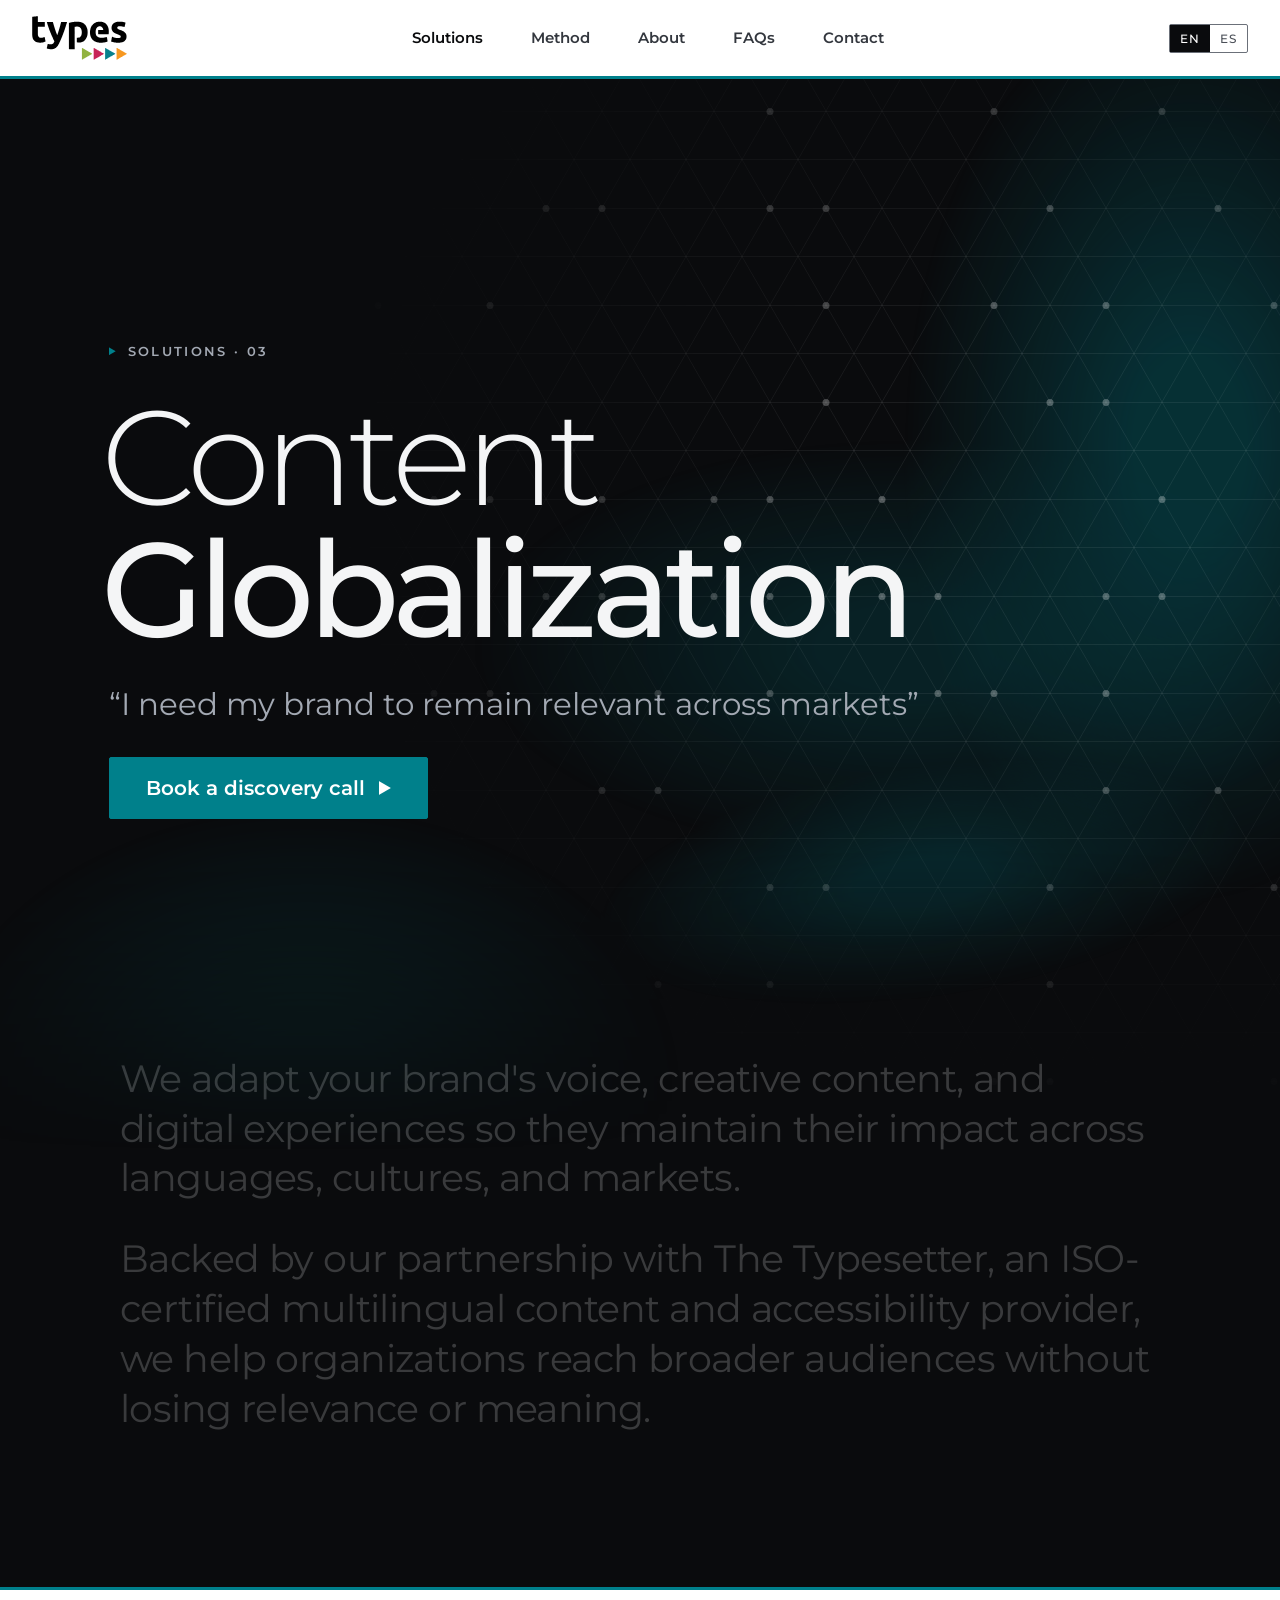
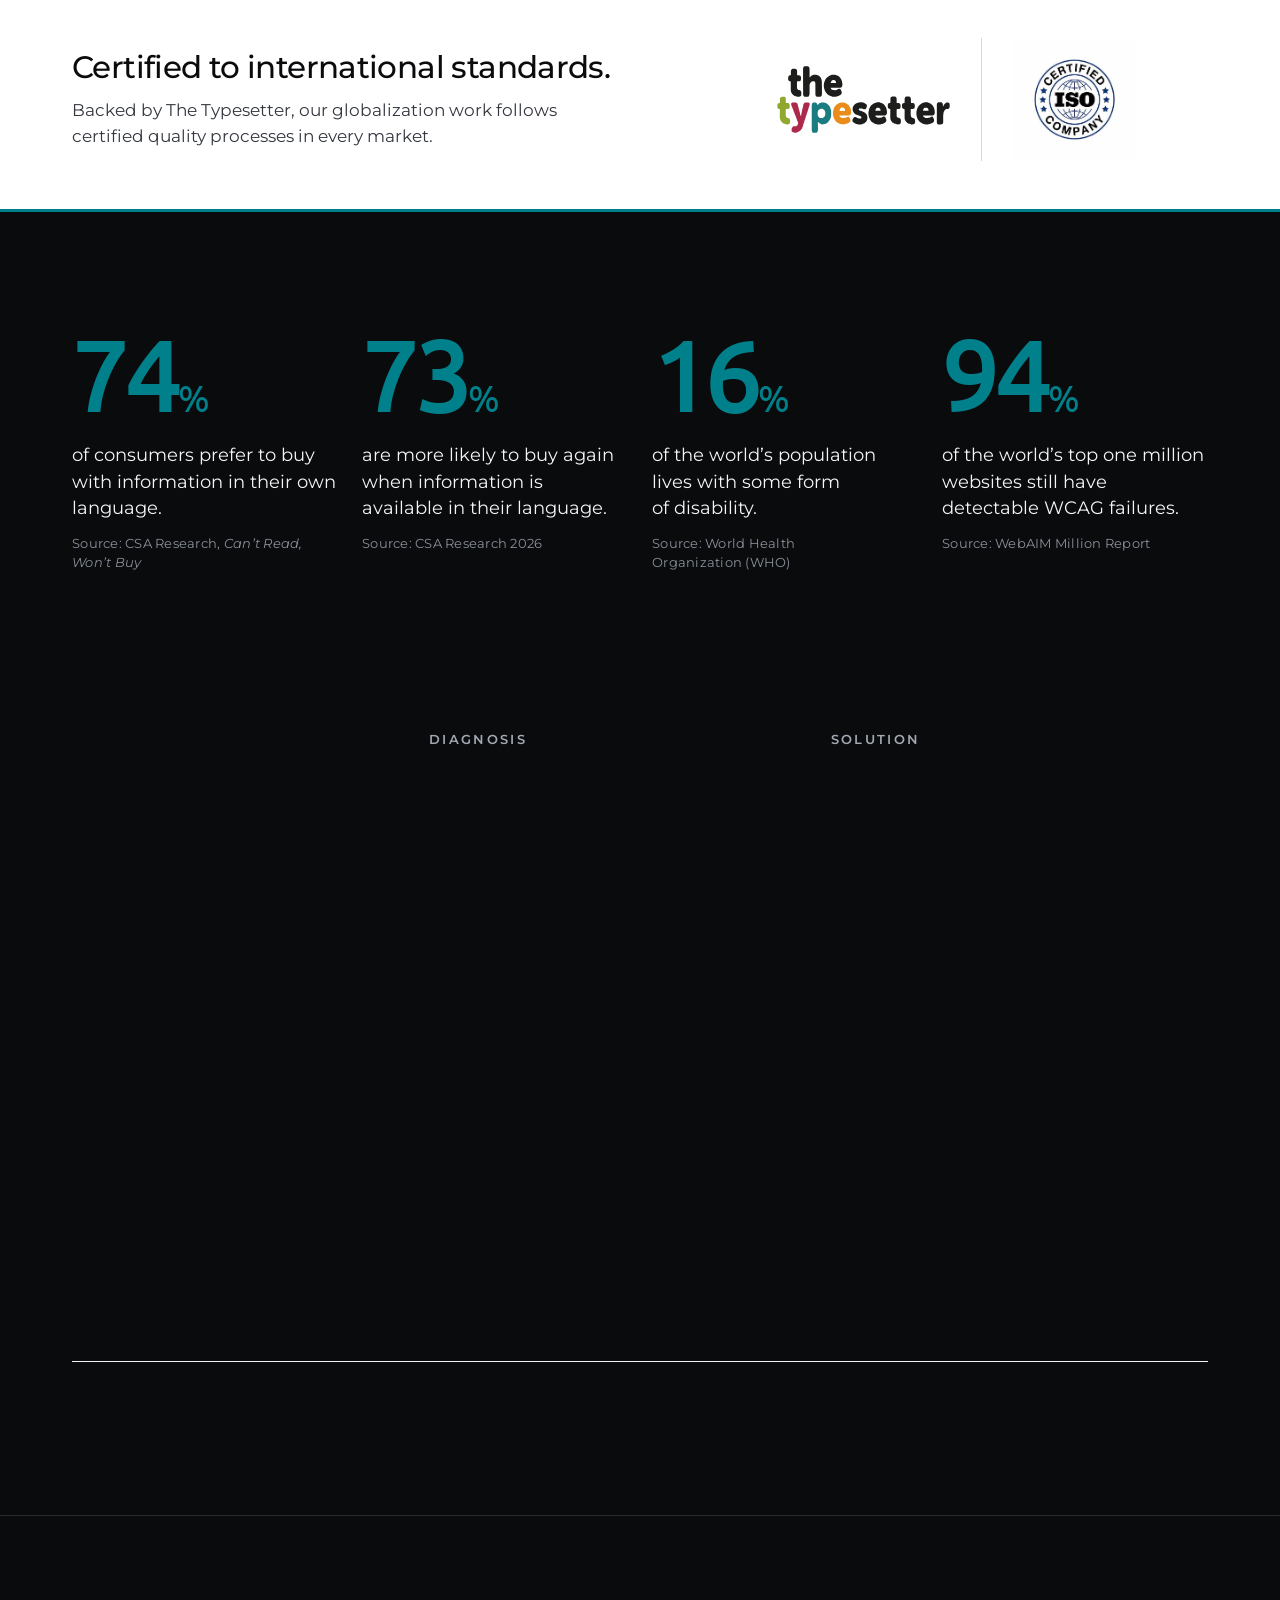
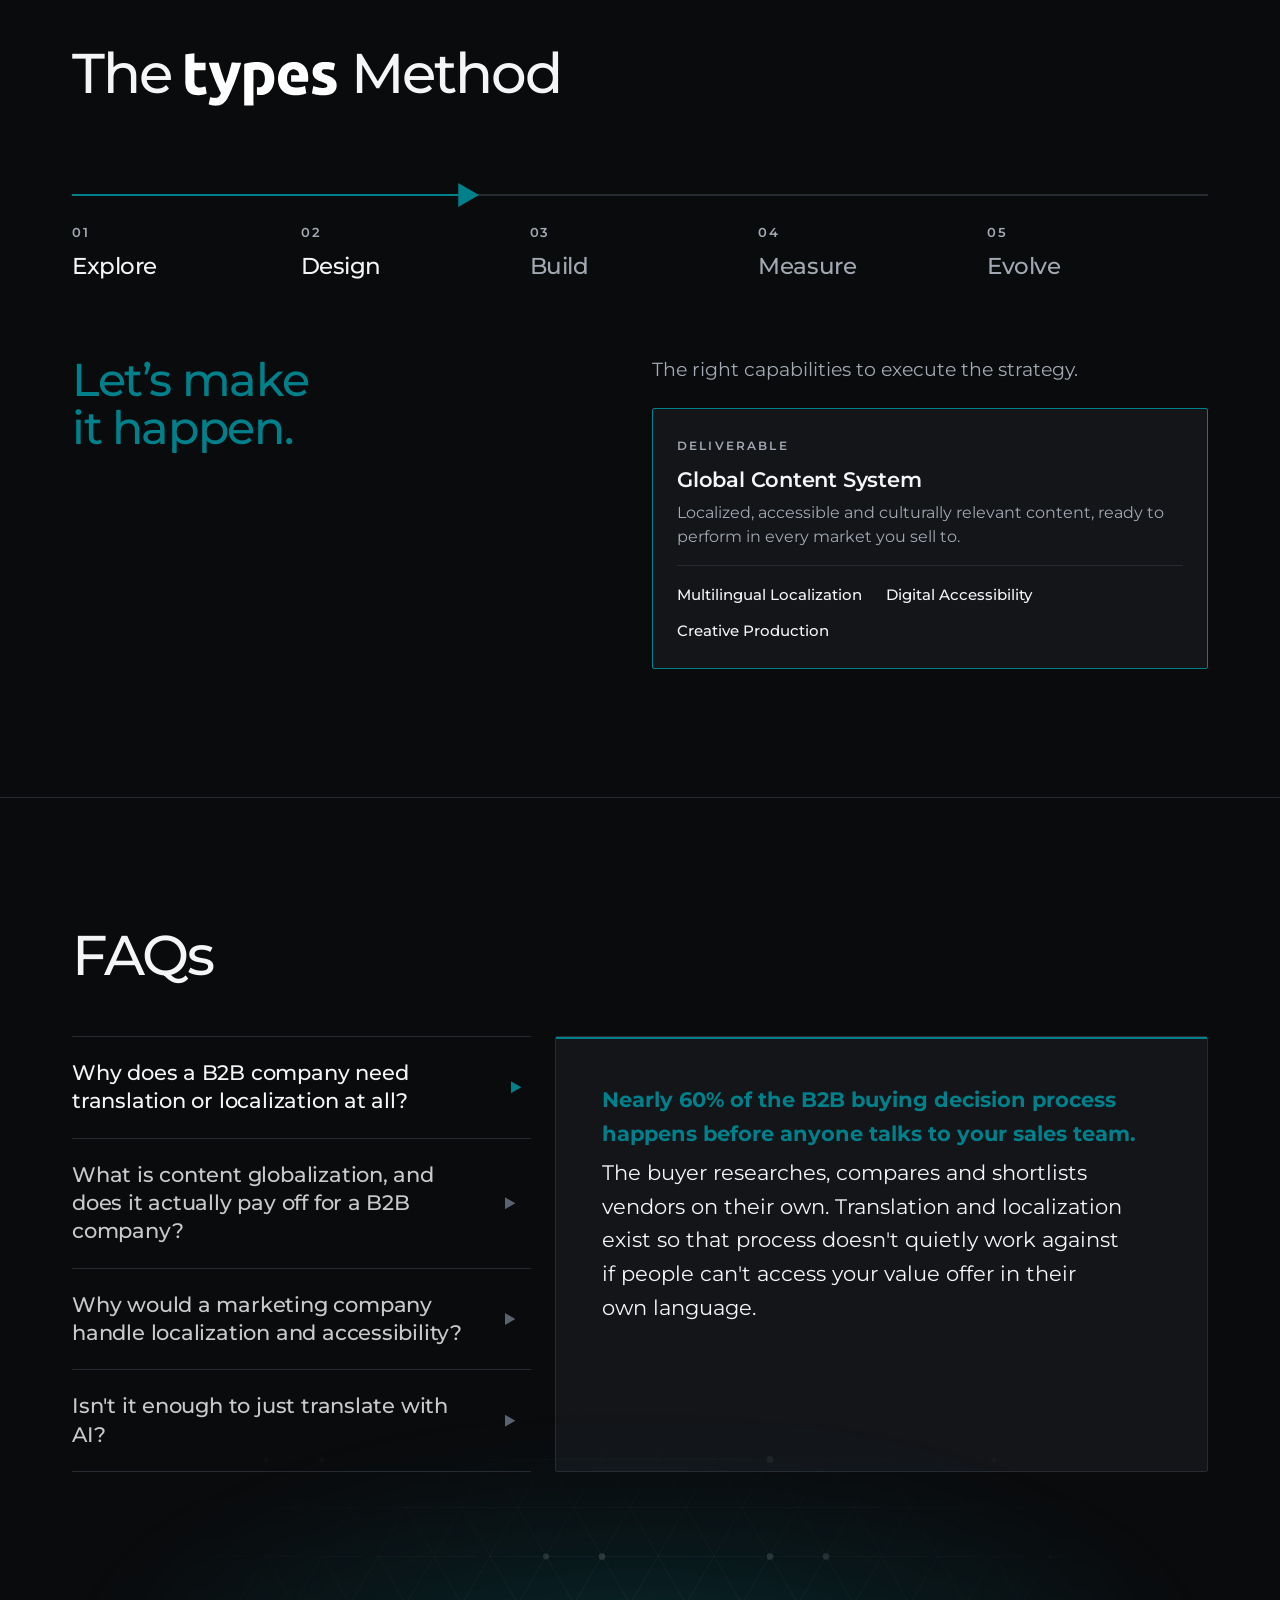
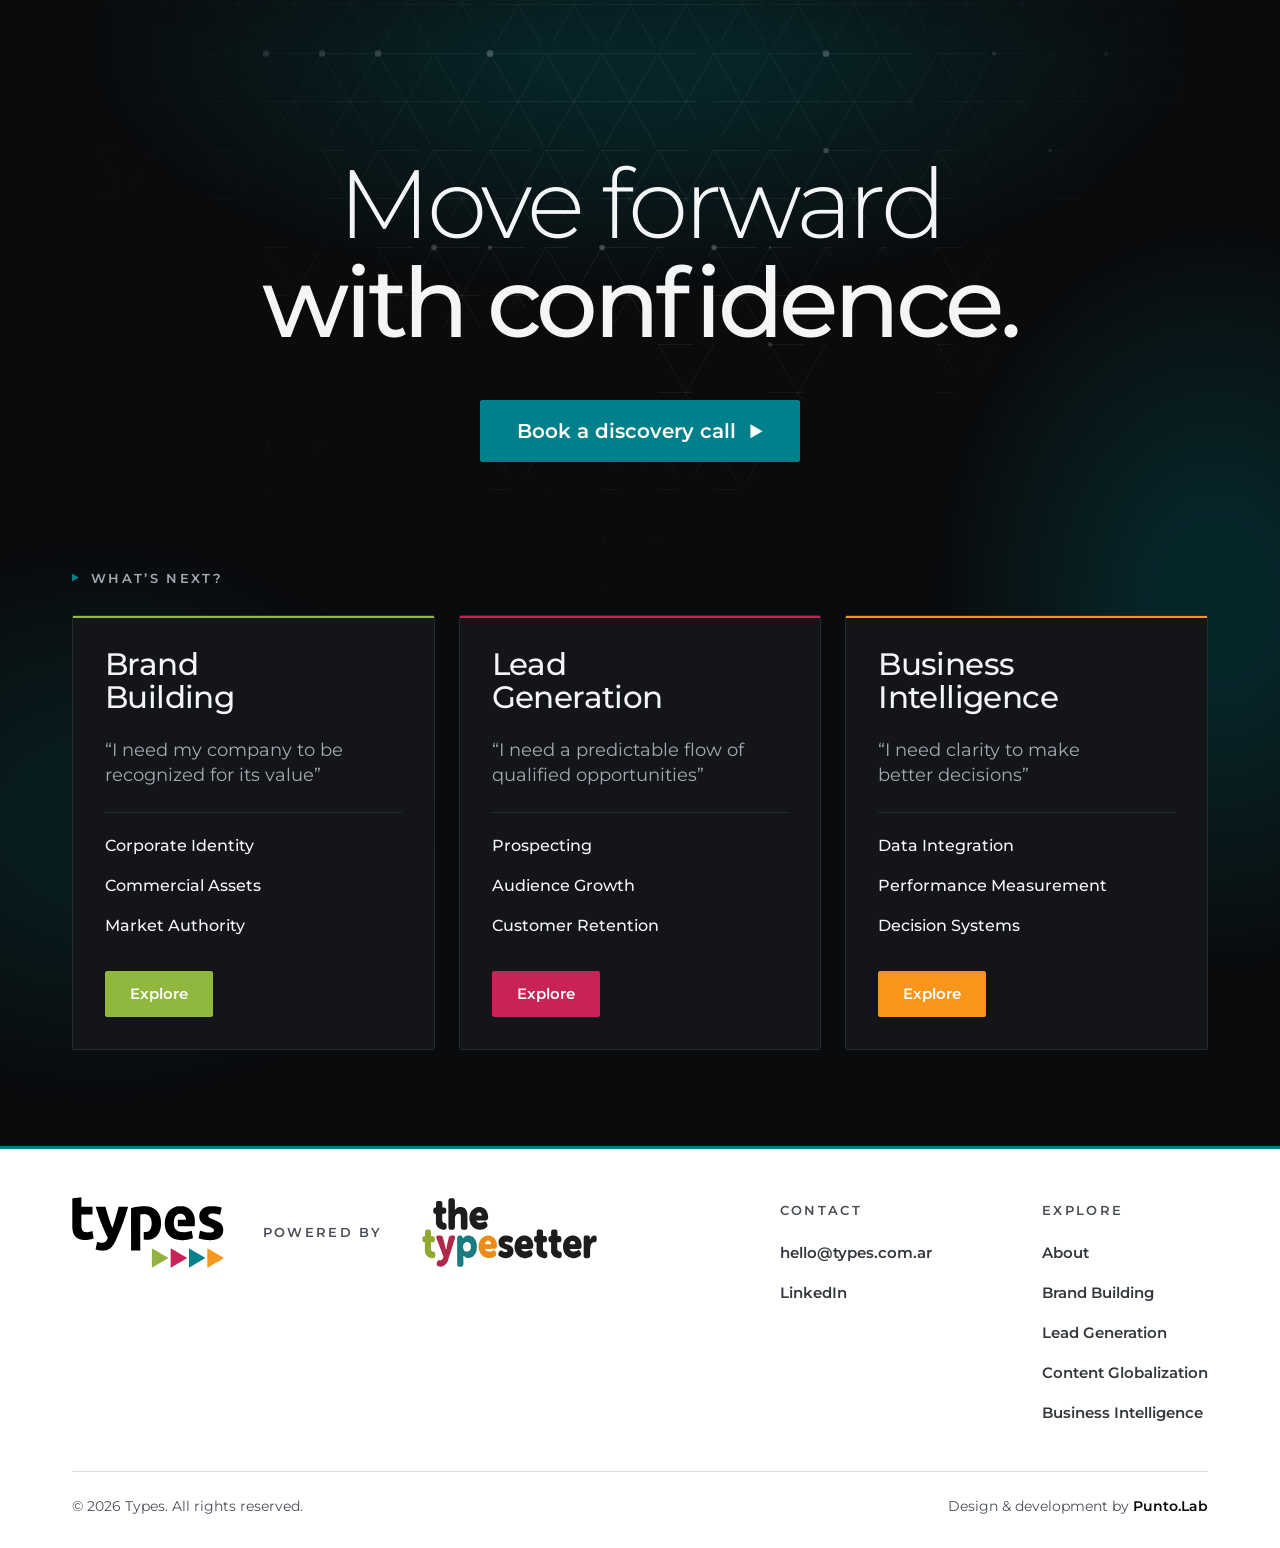
<file: content-globalization.html>
<!DOCTYPE html>
<html lang="en" translate="no">
<head>
<meta charset="utf-8">
<meta name="viewport" content="width=device-width, initial-scale=1">
<meta name="google" content="notranslate">
<title>Types — Content Globalization</title>
<link rel="icon" type="image/png" href="assets/favicon-types.png">
<link rel="stylesheet" href="css/tokens.css">
<link rel="stylesheet" href="https://fonts.googleapis.com/css2?family=Montserrat:wght@300;400;500;600;700&family=Ubuntu:wght@400;500&display=swap">
<link rel="stylesheet" href="css/site.css">
<link rel="stylesheet" href="css/faq.css">
<link rel="stylesheet" href="css/solution.css">
<link rel="stylesheet" href="css/facts.css">
</head>
<body>
<a href="#main" class="skip-link">Skip to content</a>
<header class="ty-header" style="position:fixed;top:0;left:0;right:0;z-index:20;box-sizing:border-box;padding:14px clamp(16px,4vw,32px);border-bottom:3px solid var(--brand-teal);background:#ffffff;--ink:#0a0b0d;--ink-muted:#33373e;--ink-subtle:#4a4f57;--border-control:#6b7079;--surface-page:#ffffff;--surface-hover:#eef0f2;--focus-ring:#0a0b0d;color:#0a0b0d">
  <a href="preview.html" aria-label="Types — home" style="display:flex;align-items:center;height:48px"><img src="assets/types.svg" alt="Types" style="display:block;height:44px;width:auto"></a>
  <nav id="site-nav" class="ty-nav" aria-label="Main" style="gap:48px">
    <a href="preview.html#solutions" aria-current="page">Solutions</a>
    <a href="preview.html#method">Method</a>
    <a href="about.html">About</a>
    <a href="preview.html#faq">FAQs</a>
    <a href="preview.html#contact">Contact</a>
  </nav>
  <div class="ty-lang" role="group" aria-label="Language">
    <button id="lang-en" lang="en" aria-pressed="true">EN</button>
    <button id="lang-es" lang="es" aria-pressed="false">ES</button>
  </div>
  <button type="button" class="nav-burger" aria-label="Open menu" aria-expanded="false" aria-controls="site-nav"><span></span><span></span><span></span></button>
</header>
<main id="main">

<!-- 01 Hero -->
<section id="hero" class="ty-accent-teal" style="position:relative;z-index:2;overflow:visible;min-height:100vh;display:flex;flex-direction:column;background:var(--surface-page);color:var(--ink);isolation:isolate">
  <div aria-hidden="true" style="position:absolute;top:0;left:0;right:0;bottom:-28vh;z-index:0;pointer-events:none;overflow:hidden;-webkit-mask-image:linear-gradient(#000 0,#000 calc(100% - 34vh),transparent 100%);mask-image:linear-gradient(#000 0,#000 calc(100% - 34vh),transparent 100%)"><div id="blobs-a" style="position:absolute;inset:0;filter:blur(110px);opacity:.4">
    <div data-blob="" style="position:absolute;left:48%;top:44%;width:46vw;height:22vw;border-radius:50%;background:var(--accent);opacity:.5"></div>
    <div data-blob="" style="position:absolute;right:-8%;top:12%;width:30vw;height:48vw;border-radius:50%;background:var(--accent);opacity:.8"></div>
    <div data-blob="" style="position:absolute;left:55%;top:70%;width:34vw;height:12vw;border-radius:50%;background:var(--accent);opacity:.6;transform:rotate(-8deg)"></div>
    <div data-blob="" style="position:absolute;left:4%;top:78%;width:40vw;height:30vw;border-radius:50%;background:var(--accent);opacity:.5"></div>
  </div></div>
  <canvas id="grid-a" aria-hidden="true" style="position:absolute;top:0;left:0;z-index:1;width:100%;height:calc(100% + 28vh);display:block;pointer-events:none;-webkit-mask-image:radial-gradient(ellipse 70% 80% at 80% 45%,#000 20%,transparent 78%),linear-gradient(#000 0,#000 calc(100% - 34vh),transparent 100%);-webkit-mask-composite:source-in;mask-image:radial-gradient(ellipse 70% 80% at 80% 45%,#000 20%,transparent 78%),linear-gradient(#000 0,#000 calc(100% - 34vh),transparent 100%);mask-composite:intersect"></canvas>
  <div style="position:relative;z-index:2;flex:1;display:flex;flex-direction:column;justify-content:flex-end;box-sizing:border-box;padding:140px clamp(16px,4vw,32px) clamp(56px,9vh,104px)">
    <div class="hero-in" style="display:flex;flex-direction:column;gap:28px;padding-left:clamp(0px,6vw,120px)">
      <p data-hi="" style="margin:0;display:flex;align-items:center;gap:12px;font-family:var(--font-text);font-size:13px;font-weight:600;letter-spacing:.18em;text-transform:uppercase;color:var(--ink-muted)"><span class="ty-tri" aria-hidden="true" style="height:8px;width:6.9px;background:var(--accent)"></span>Solutions · 03</p>
      <h1 data-r="h1sol" style="margin:0 0 0 -.06em;font-family:var(--font-display);font-weight:500;font-size:clamp(56px,10.5vw,176px);line-height:.98;letter-spacing:-0.045em">
        <span data-line="" style="display:block;overflow:hidden;padding-bottom:.2em;margin-bottom:-.2em"><span style="display:block;font-weight:300">Content</span></span>
        <span data-line="" style="display:block;overflow:hidden;padding-bottom:.2em;margin-bottom:-.2em"><span style="display:block"><span id="bld">Globalization</span></span></span>
      </h1>
      <div data-hi="" style="display:flex;flex-direction:column;align-items:flex-start;gap:32px">
        <blockquote style="margin:0;max-width:100%"><p id="quote" data-r="fit" style="margin:0;white-space:nowrap;font-family:var(--font-display);font-size:clamp(16px,2vw,28px);font-weight:400;line-height:1.35;color:var(--ink-muted)">“I need my brand to remain relevant across markets”</p></blockquote>
        <div style="display:flex;flex-wrap:wrap;gap:16px">
          <a href="preview.html#contact" class="ty-btn ty-btn--primary sol-cta">Book a discovery call<span class="ty-tri" aria-hidden="true"></span></a>
        </div>
      </div>
    </div>
  </div>
</section>

<!-- 02 Intro -->
<section id="sound-familiar" style="background:var(--surface-page);color:var(--ink);scroll-margin-top:96px">
  <div style="max-width:1200px;margin:0 auto;box-sizing:border-box;padding:clamp(96px,12vw,184px) clamp(16px,4vw,32px)">
    <div id="intro" style="display:flex;flex-direction:column;gap:0.8em;max-width:1040px;margin:0 auto;text-align:left;font-family:var(--font-display);font-size:clamp(24px,3vw,44px);font-weight:400;line-height:1.3;letter-spacing:-0.015em;color:var(--ink)">
      <p style="margin:0;text-wrap:pretty">We adapt your brand's voice, creative content, and digital experiences so they maintain their impact across languages, cultures, and markets.</p>
      <p style="margin:0;text-wrap:pretty">Backed by our partnership with The Typesetter, an ISO-certified multilingual content and accessibility provider, we help organizations reach broader audiences without losing relevance or meaning.</p>
    </div>
  </div>
</section>

<!-- 02a Certification -->
<section id="certified" class="sol-cert" aria-labelledby="certified-title">
  <div class="sol-cert__in">
    <div class="sol-cert__txt">
      <h2 id="certified-title" class="sol-cert__title">Certified to international standards.</h2>
      <p class="sol-cert__desc">Backed by The Typesetter, our globalization work follows certified quality processes in every market.</p>
    </div>
    <div class="sol-cert__logos">
      <a href="https://www.thetypesetter.com.ar/" target="_blank" rel="noopener" aria-label="The Typesetter (opens in a new tab)" class="sol-cert__ts-link"><img src="assets/the-typesetter.svg" alt="The Typesetter" class="sol-cert__ts"></a>
      <span aria-hidden="true" class="sol-cert__sep"></span>
      <img src="assets/certificado%20sio.jpg" alt="ISO certified company" class="sol-cert__iso" width="554" height="554" loading="lazy">
    </div>
  </div>
</section>

<!-- 02b Facts -->
<section id="facts" class="ty-accent-teal" style="background:var(--surface-page);color:var(--ink)">
  <div style="max-width:1200px;margin:0 auto;box-sizing:border-box;padding:clamp(72px,9vw,128px) clamp(16px,4vw,32px) clamp(96px,12vw,160px)">
    <h2 style="position:absolute;width:1px;height:1px;margin:-1px;padding:0;overflow:hidden;clip:rect(0 0 0 0);white-space:nowrap;border:0">Market facts</h2>
    <ul id="stats" class="bb-facts bb-facts--4">
      <li data-in="" class="bb-fact">
        <p class="bb-fact__n"><span data-cnt="76">76</span><span class="bb-fact__u">%</span></p>
        <div class="bb-fact__b">
          <p class="bb-fact__l">of consumers prefer to buy with information in their own language.</p>
          <p class="bb-fact__s">Source: CSA Research, <cite>Can’t Read, Won’t Buy</cite></p>
        </div>
      </li>
      <li data-in="" class="bb-fact">
        <p class="bb-fact__n"><span data-cnt="75">75</span><span class="bb-fact__u">%</span></p>
        <div class="bb-fact__b">
          <p class="bb-fact__l">are more likely to buy again when information is available in their language.</p>
          <p class="bb-fact__s">Source: CSA Research 2026</p>
        </div>
      </li>
      <li data-in="" class="bb-fact">
        <p class="bb-fact__n"><span data-cnt="16">16</span><span class="bb-fact__u">%</span></p>
        <div class="bb-fact__b">
          <p class="bb-fact__l">of the world’s population lives with some form of disability.</p>
          <p class="bb-fact__s">Source: World Health Organization (WHO)</p>
        </div>
      </li>
      <li data-in="" class="bb-fact">
        <p class="bb-fact__n"><span data-cnt="96">96</span><span class="bb-fact__u">%</span></p>
        <div class="bb-fact__b">
          <p class="bb-fact__l">of the world’s top one million websites still have detectable WCAG failures.</p>
          <p class="bb-fact__s">Source: WebAIM Million Report</p>
        </div>
      </li>
    </ul>
  </div>
</section>

<!-- 03 What we do -->
<section id="what-we-do" class="ty-accent-teal" style="background:var(--surface-page);color:var(--ink);scroll-margin-top:96px">
  <div style="max-width:1200px;margin:0 auto;box-sizing:border-box;padding:0 clamp(16px,4vw,32px) clamp(96px,12vw,160px)">
    <h2 style="position:absolute;width:1px;height:1px;margin:-1px;padding:0;overflow:hidden;clip:rect(0 0 0 0);white-space:nowrap;border:0">Services</h2>
    <div aria-hidden="true" class="sol-rows-head"><span></span><span class="sol-lbl">Diagnosis</span><span class="sol-lbl">Solution</span></div>
    <div id="services" style="border-bottom:1px solid var(--ink)">
      <article data-row="" class="sol-row">
        <span data-rl="" aria-hidden="true" class="sol-row__line"></span>
        <h3 data-rc="" class="sol-row__title">Multilingual Localization</h3>
        <div data-rc="" class="sol-row__cell"><span class="sol-lbl">Diagnosis</span><p class="sol-row__pain">Your message loses impact the moment it crosses into a culture it wasn't built for.</p></div>
        <div data-rc="" class="sol-row__cell"><span class="sol-lbl">Solution</span><p class="sol-row__sol">Repurpose your voice and transcreate your narrative to ensure your brand lands with the same weight everywhere you go.</p></div>
      </article>
      <article data-row="" class="sol-row">
        <span data-rl="" aria-hidden="true" class="sol-row__line"></span>
        <h3 data-rc="" class="sol-row__title">Digital Accessibility</h3>
        <div data-rc="" class="sol-row__cell"><span class="sol-lbl">Diagnosis</span><p class="sol-row__pain">Inaccessible digital experiences exclude users and limit your reach.</p></div>
        <div data-rc="" class="sol-row__cell"><span class="sol-lbl">Solution</span><p class="sol-row__sol">Remediate them to meet international standards and expand your audience.</p></div>
      </article>
      <article data-row="" class="sol-row">
        <span data-rl="" aria-hidden="true" class="sol-row__line"></span>
        <h3 data-rc="" class="sol-row__title">Creative Production</h3>
        <div data-rc="" class="sol-row__cell"><span class="sol-lbl">Diagnosis</span><p class="sol-row__pain">Ideas need more than words to make an impact.</p></div>
        <div data-rc="" class="sol-row__cell"><span class="sol-lbl">Solution</span><p class="sol-row__sol">Bring them to life through content that resonates across languages, cultures and markets.</p></div>
      </article>
    </div>
  </div>
</section>

<!-- 04 How we work -->
<section id="how-we-work" class="ty-accent-teal" style="background:var(--surface-page);color:var(--ink);border-top:1px solid var(--border-subtle);scroll-margin-top:80px">
  <div style="max-width:1200px;margin:0 auto;box-sizing:border-box;padding:clamp(80px,10vw,152px) clamp(16px,4vw,32px);display:flex;flex-direction:column;gap:clamp(48px,6vw,88px)">
    <h2 data-in="" style="margin:0;font-family:var(--font-display);font-weight:500;font-size:clamp(36px,4.4vw,64px);line-height:1.04;letter-spacing:-0.035em">The <span data-tw-txt="">types</span><img data-tw-logo="" src="assets/types-wordmark-white.svg" alt="types" style="display:none;height:.95em;width:auto;vertical-align:-.232em;margin:0 .02em"> Method</h2>
    <div data-in="" style="position:relative;padding-top:36px">
      <span aria-hidden="true" style="position:absolute;left:0;right:0;top:11px;height:2px;background:var(--border-subtle)"></span>
      <span data-fill="" aria-hidden="true" style="position:absolute;left:0;top:11px;height:2px;width:40%;background:var(--accent)"></span>
      <span data-mk="" class="ty-tri" aria-hidden="true" style="position:absolute;left:40%;top:0;height:24px;width:20.8px;background:var(--accent)"></span>
      <ol aria-label="Types Method" class="sol-steps">
        <li data-in=""><span class="sol-steps__n">01</span><span data-sl="" class="sol-steps__t" style="color:var(--ink)">Explore</span></li>
        <li data-in=""><span class="sol-steps__n">02</span><span data-sl="" class="sol-steps__t" style="color:var(--ink)">Design</span></li>
        <li data-in="" aria-current="step"><span class="sol-steps__n">03</span><span data-sl="" class="sol-steps__t" style="color:var(--accent)">Build</span></li>
        <li data-in=""><span class="sol-steps__n">04</span><span data-sl="" class="sol-steps__t" style="color:var(--ink-muted)">Measure</span></li>
        <li data-in=""><span class="sol-steps__n">05</span><span data-sl="" class="sol-steps__t" style="color:var(--ink-muted)">Evolve</span></li>
      </ol>
    </div>
    <div class="sol-cols">
      <h3 data-in="" class="sol-cols__a" style="margin:0;font-family:var(--font-display);font-size:clamp(32px,3.6vw,56px);font-weight:500;line-height:1.05;letter-spacing:-0.03em;color:var(--accent);text-wrap:balance">Let’s make it happen.</h3>
      <div data-in="" data-r="mc" class="sol-cols__b" style="justify-self:end;width:max-content;min-width:100%;display:flex;flex-direction:column;gap:24px">
        <p data-r="wrap" style="margin:0;font-family:var(--font-text);font-size:min(19px,3.6vw);line-height:1.5;white-space:nowrap;color:var(--ink-muted)">The right capabilities to execute the strategy.</p>
        <div class="sol-deliv">
          <span style="font-family:var(--font-text);font-size:12px;font-weight:600;letter-spacing:.18em;text-transform:uppercase;color:var(--ink-muted)">Deliverable</span>
          <span style="font-family:var(--font-display);font-size:21px;font-weight:600;letter-spacing:-0.01em">Global Content System</span>
          <span style="font-family:var(--font-text);font-size:16px;line-height:1.5;color:var(--ink-muted);text-wrap:pretty">Localized, accessible and culturally relevant content, ready to perform in every market you sell to.</span>
          <ul aria-label="Core services" class="sol-deliv__list"><li>Multilingual Localization</li><li>Digital Accessibility</li><li>Creative Production</li></ul>
        </div>
      </div>
    </div>
  </div>
</section>

<!-- FAQ -->
<section id="faq" class="ty-accent-teal" style="background:var(--surface-page);color:var(--ink);border-top:1px solid var(--border-subtle);scroll-margin-top:96px">
  <div style="max-width:1200px;margin:0 auto;box-sizing:border-box;padding:clamp(80px,10vw,152px) clamp(16px,4vw,32px);display:flex;flex-direction:column;gap:clamp(32px,4vw,56px)">
    <h2 data-in="" style="margin:0;font-family:var(--font-display);font-weight:500;font-size:clamp(36px,4.4vw,64px);line-height:1.04;letter-spacing:-0.035em">FAQs</h2>
    <!-- Source copy for the FAQ. js/faq.js renders it as tabs or an accordion. -->
    <dl id="faq-data" hidden>
      <div data-faq><dt>Why does a B2B company need translation or localization at all?</dt><dd>Nearly 60% of the B2B buying decision process happens before anyone talks to your sales team. The buyer researches, compares and shortlists vendors on their own. Translation and localization exist so that process doesn't quietly work against if people can't access your value offer in their own language.</dd></div>
      <div data-faq><dt>What is content globalization, and does it actually pay off for a B2B company?</dt><dd>Content globalization is the process of making your brand's content work in every market you sell to, ensuring it's relevant, culturally accurate and usable by everyone. It pays off when the markets you're localizing represent a real pipeline by removing a friction that quietly costs you deals: buyers who cannot fully understand your offer in their own language tend to choose one they can.</dd></div>
      <div data-faq><dt>Why would a marketing company handle localization and accessibility?</dt><dd>Because localization and accessibility decide whether your marketing reaches the people you are paying to reach. And to help you achieve that goal, Types works alongside The Typesetter, an ISO-certified company that already runs multilingual content and accessibility work for international companies and translation agencies around the world.</dd></div>
      <div data-faq><dt>Isn't it enough to just translate with AI?</dt><dd>For some content, yes but for content that represents your brand or carries legal or commercial risk, no. AI translation is useful for internal material, support content and first drafts. It is not reliable on its own for websites, campaigns, contracts or anything a buyer uses to decide whether to trust you.</dd></div>
    </dl>
    <div id="faq-root"></div>
  </div>
</section>

<!-- 06 Final CTA + What's next -->
<section id="next" class="ty-accent-teal" style="position:relative;z-index:2;overflow:visible;background:var(--surface-page);color:var(--ink);isolation:isolate">
  <div aria-hidden="true" style="position:absolute;top:-28vh;left:0;right:0;bottom:0;z-index:0;pointer-events:none;overflow:hidden;-webkit-mask-image:linear-gradient(transparent 0,#000 34vh,#000 100%);mask-image:linear-gradient(transparent 0,#000 34vh,#000 100%)"><div id="blobs-b" style="position:absolute;inset:28vh 0 0 0;filter:blur(110px);opacity:.4">
    <div data-blob="" style="position:absolute;left:20%;top:-10%;width:60vw;height:26vw;border-radius:50%;background:var(--accent);opacity:.55"></div>
    <div data-blob="" style="position:absolute;right:-10%;top:30%;width:30vw;height:40vw;border-radius:50%;background:var(--accent);opacity:.6"></div>
    <div data-blob="" style="position:absolute;left:-10%;top:55%;width:36vw;height:30vw;border-radius:50%;background:var(--accent);opacity:.4"></div>
  </div></div>
  <canvas id="grid-b" aria-hidden="true" style="position:absolute;top:-28vh;left:0;z-index:1;width:100%;height:calc(100% + 28vh);display:block;pointer-events:none;-webkit-mask-image:radial-gradient(ellipse 60% 55% at 50% 32%,#000 15%,transparent 80%),linear-gradient(transparent 0,#000 34vh,#000 100%);-webkit-mask-composite:source-in;mask-image:radial-gradient(ellipse 60% 55% at 50% 32%,#000 15%,transparent 80%),linear-gradient(transparent 0,#000 34vh,#000 100%);mask-composite:intersect"></canvas>
  <div style="position:relative;z-index:2;max-width:1200px;margin:0 auto;box-sizing:border-box;padding:clamp(96px,12vw,176px) clamp(16px,4vw,32px) clamp(64px,8vw,96px);display:flex;flex-direction:column;gap:clamp(64px,8vw,120px)">
    <div style="display:flex;flex-direction:column;align-items:center;gap:48px;text-align:center">
      <h2 data-in="" style="margin:0;max-width:1200px;font-family:var(--font-display);font-weight:500;font-size:clamp(52px,7.6vw,120px);line-height:1.02;letter-spacing:-0.045em;text-wrap:balance"><span style="font-weight:300">Move forward</span> with con<span class="kern-lg">f</span>idence.</h2>
      <a data-in="" href="preview.html#contact" class="ty-btn ty-btn--primary sol-cta">Book a discovery call<span class="ty-tri" aria-hidden="true"></span></a>
    </div>
    <div style="display:flex;flex-direction:column;gap:24px">
      <h2 style="margin:0;display:flex;align-items:center;gap:12px;font-family:var(--font-text);font-size:13px;font-weight:600;letter-spacing:.18em;text-transform:uppercase;color:var(--ink-muted)"><span class="ty-tri" aria-hidden="true" style="height:8px;width:6.9px;background:var(--accent)"></span>What’s Next?</h2>
      <div class="sol-cards">
        <article data-in="" class="ty-accent-green sol-card">
          <a href="brand-building.html" class="sol-card__link">
            <span aria-hidden="true" class="sol-card__bar"></span>
            <span class="sol-card__title"><span>Brand</span><span>Building</span></span>
            <span class="sol-card__q">“I need my company to be recognized for its value”</span>
            <span class="sol-card__list"><span>Corporate Identity</span><span>Commercial Assets</span><span>Market Authority</span></span>
            <span class="ty-btn ty-btn--primary sol-card__btn">Explore</span>
          </a>
        </article>
        <article data-in="" class="ty-accent-magenta sol-card">
          <a href="lead-generation.html" class="sol-card__link">
            <span aria-hidden="true" class="sol-card__bar"></span>
            <span class="sol-card__title"><span>Lead</span><span>Generation</span></span>
            <span class="sol-card__q">“I need a predictable flow of qualified opportunities”</span>
            <span class="sol-card__list"><span>Prospecting</span><span>Audience Growth</span><span>Customer Retention</span></span>
            <span class="ty-btn ty-btn--primary sol-card__btn">Explore</span>
          </a>
        </article>
        <article data-in="" class="ty-accent-orange sol-card">
          <a href="business-intelligence.html" class="sol-card__link">
            <span aria-hidden="true" class="sol-card__bar"></span>
            <span class="sol-card__title"><span>Business</span><span>Intelligence</span></span>
            <span class="sol-card__q">“I need clarity to make better decisions”</span>
            <span class="sol-card__list"><span>Data Integration</span><span>Performance Measurement</span><span>Decision Systems</span></span>
            <span class="ty-btn ty-btn--primary sol-card__btn">Explore</span>
          </a>
        </article>
      </div>
    </div>
  </div>
</section>
</main>
<footer style="background:#ffffff;border-top:3px solid var(--brand-teal);--ink:#0a0b0d;--ink-muted:#33373e;--ink-subtle:#4a4f57;--border-control:#6b7079;--surface-page:#ffffff;--surface-hover:#eef0f2;--focus-ring:#0a0b0d;color:#0a0b0d">
  <div style="max-width:1200px;margin:0 auto;box-sizing:border-box;padding:48px clamp(16px,4vw,32px) 32px;display:flex;flex-direction:column;gap:40px">
    <div style="display:flex;flex-wrap:wrap;justify-content:space-between;align-items:flex-start;gap:40px 64px">
      <div class="ft-brand">
        <a href="preview.html" aria-label="Types — home" class="ft-brand__types"><img src="assets/types.svg" alt="Types"></a>
        <span class="ft-brand__by">Powered by</span>
        <a href="https://www.thetypesetter.com.ar/" target="_blank" rel="noopener" aria-label="The Typesetter (opens in a new tab)" class="ft-brand__ts-link"><img src="assets/the-typesetter.svg" alt="The Typesetter" class="ft-brand__ts"></a>
      </div>
      <div style="display:flex;flex-wrap:wrap;gap:40px clamp(48px,8vw,128px)">
        <div style="display:flex;flex-direction:column;gap:4px;min-width:160px">
          <p style="margin:0 0 8px;font-size:13px;font-weight:600;letter-spacing:.18em;text-transform:uppercase;color:var(--ink-subtle)">Contact</p>
          <a href="mailto:hello@types.com.ar" class="hv-ink" style="display:inline-flex;align-items:center;min-height:36px;font-size:15px;font-weight:600;color:var(--ink-muted);text-decoration:none;transition:color .15s">hello@types.com.ar</a>
          <a href="https://www.linkedin.com/" class="hv-ink" style="display:inline-flex;align-items:center;min-height:36px;font-size:15px;font-weight:600;color:var(--ink-muted);text-decoration:none;transition:color .15s">LinkedIn</a>
        </div>
        <nav aria-label="Footer" style="display:flex;flex-direction:column;gap:4px;min-width:160px">
          <p style="margin:0 0 8px;font-size:13px;font-weight:600;letter-spacing:.18em;text-transform:uppercase;color:var(--ink-subtle)">Explore</p>
        <a href="about.html" class="hv-teal" style="display:inline-flex;align-items:center;min-height:36px;font-size:15px;font-weight:600;color:var(--ink-muted);text-decoration:none;transition:color .15s">About</a>
        <a href="brand-building.html" class="hv-green" style="display:inline-flex;align-items:center;min-height:36px;font-size:15px;font-weight:600;color:var(--ink-muted);text-decoration:none;transition:color .15s">Brand Building</a>
        <a href="lead-generation.html" class="hv-magenta" style="display:inline-flex;align-items:center;min-height:36px;font-size:15px;font-weight:600;color:var(--ink-muted);text-decoration:none;transition:color .15s">Lead Generation</a>
        <a href="content-globalization.html" class="hv-teal" style="display:inline-flex;align-items:center;min-height:36px;font-size:15px;font-weight:600;color:var(--ink-muted);text-decoration:none;transition:color .15s">Content Globalization</a>
        <a href="business-intelligence.html" class="hv-orange" style="display:inline-flex;align-items:center;min-height:36px;font-size:15px;font-weight:600;color:var(--ink-muted);text-decoration:none;transition:color .15s">Business Intelligence</a>
        </nav>
      </div>
    </div>
    <div class="footer-legal"><p>© 2026 Types. All rights reserved.</p><p>Design &amp; development by <a class="footer-credit" href="https://www.instagram.com/punto.lab__/" target="_blank" rel="noopener">Punto.Lab</a></p></div>
  </div>
</footer>
<script src="js/nav.js" defer></script>
<script src="js/solution.js" defer></script>
<script src="js/faq.js" defer></script>
</body>
</html>
</file>
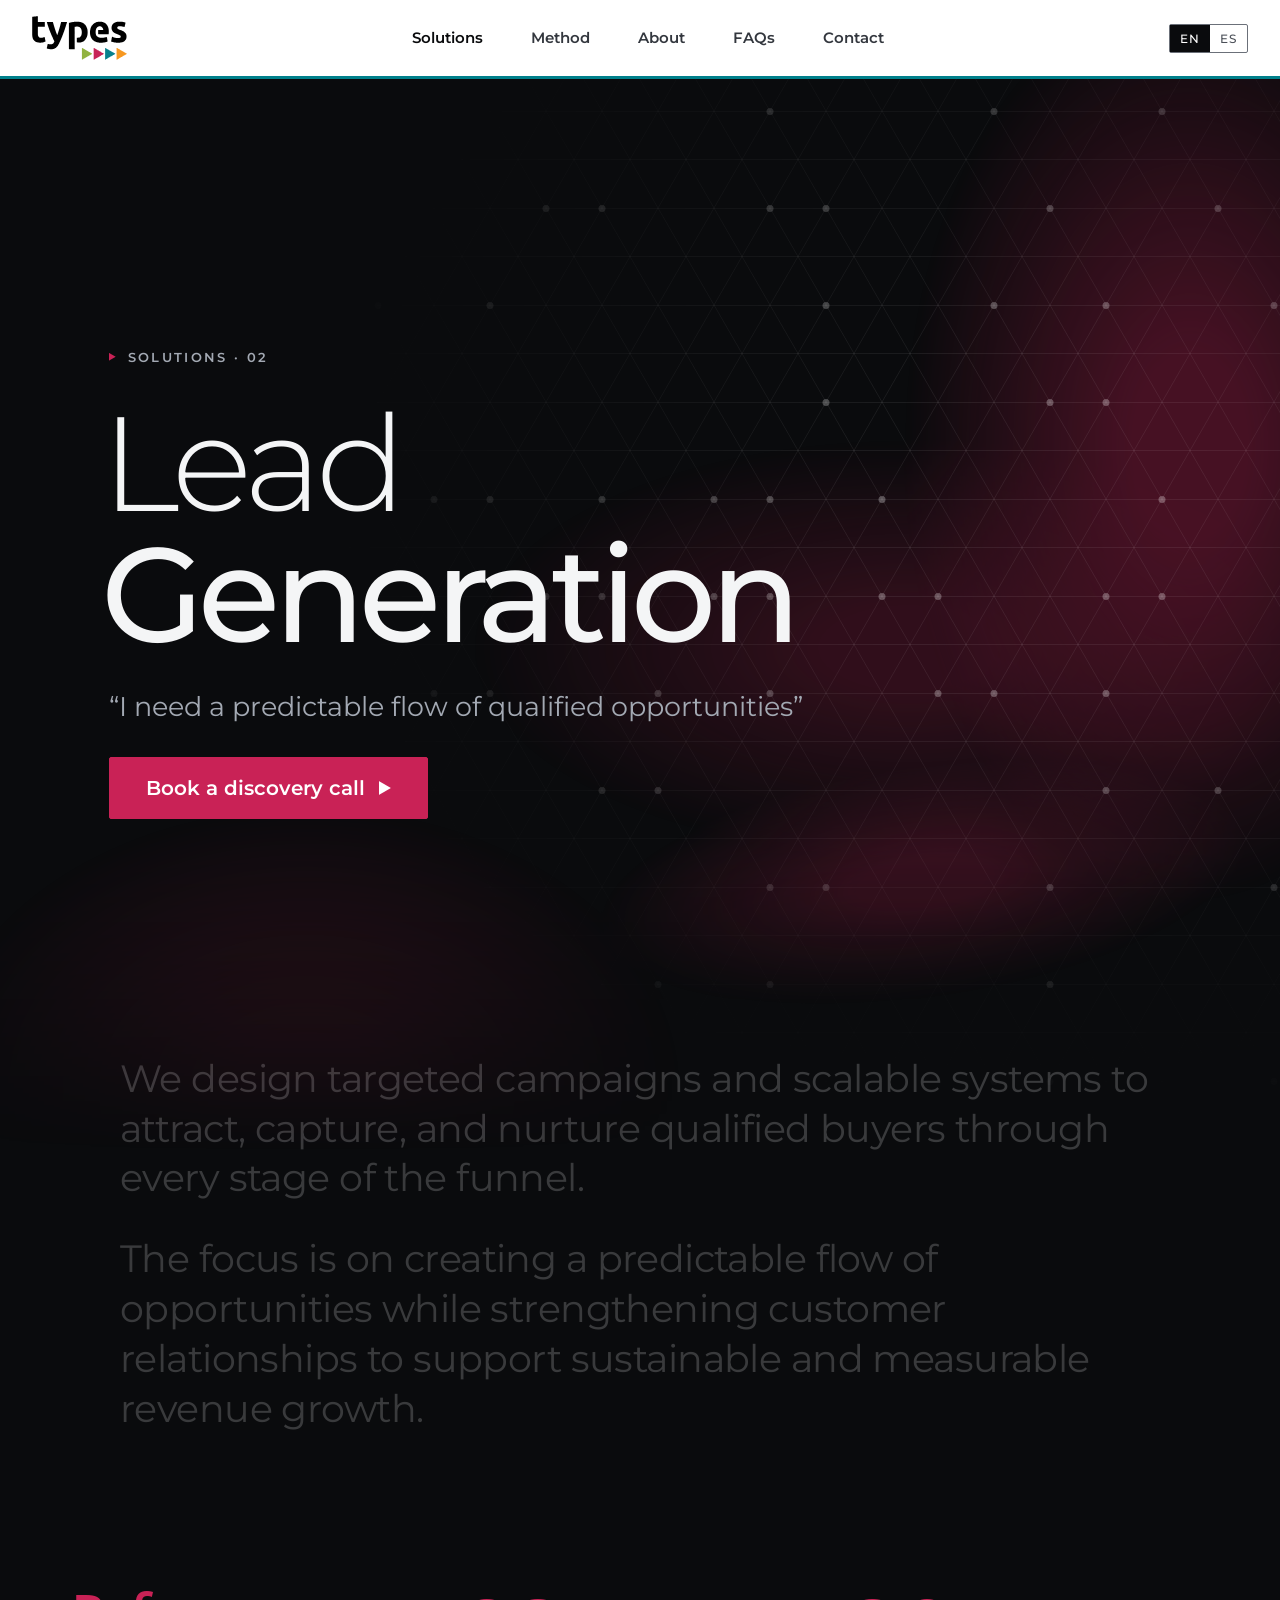
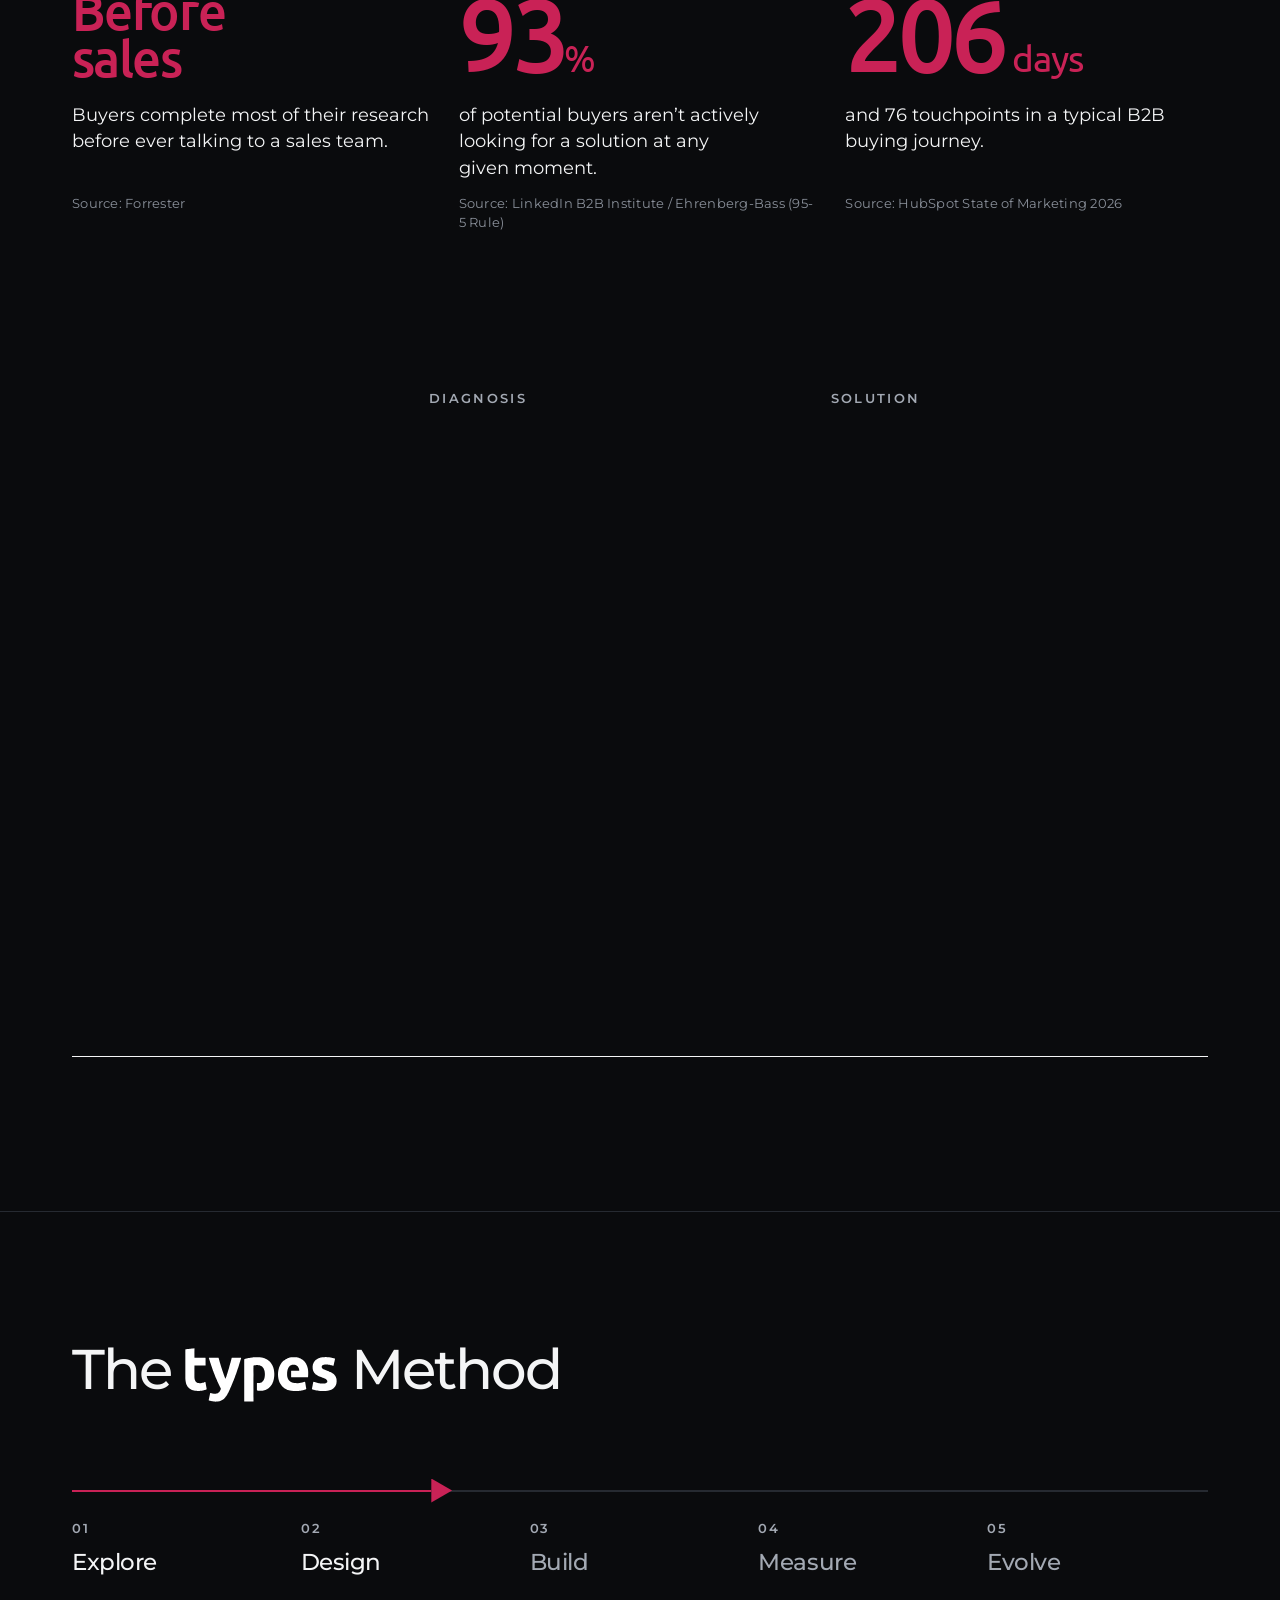
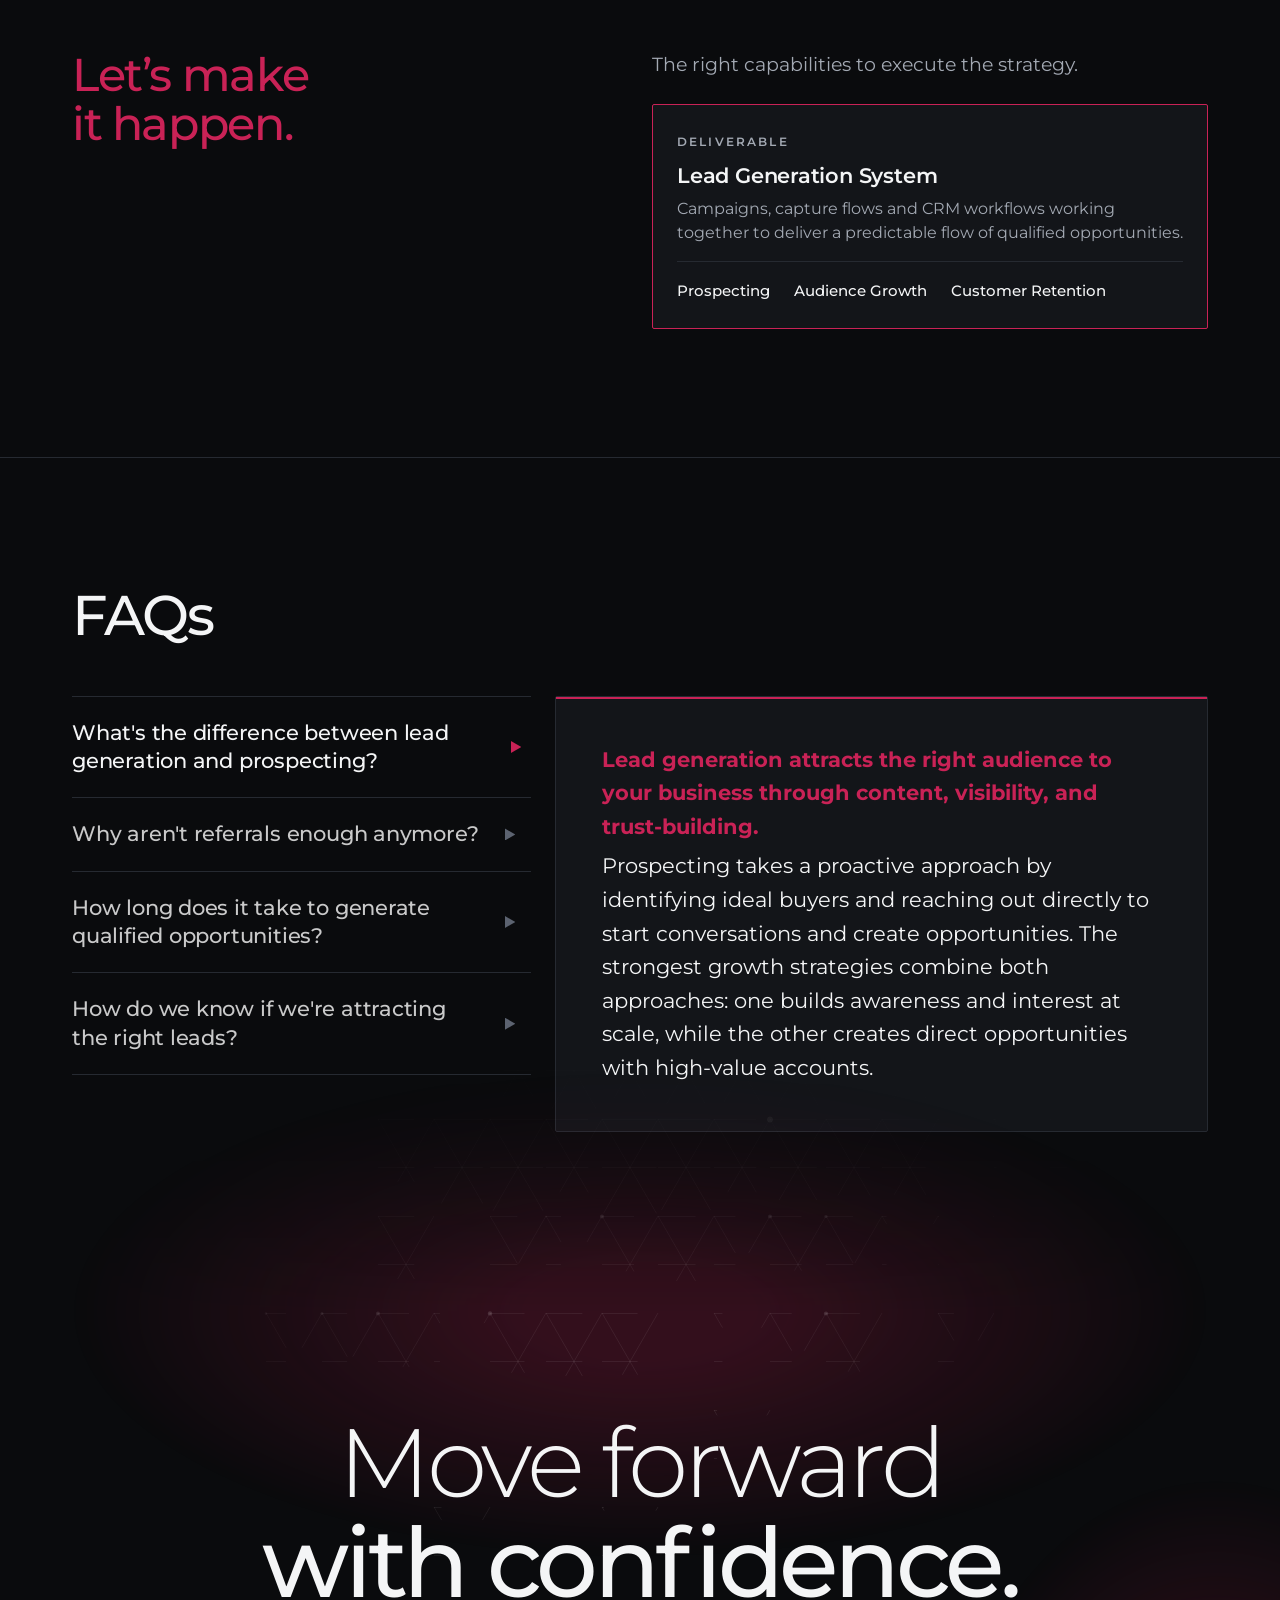
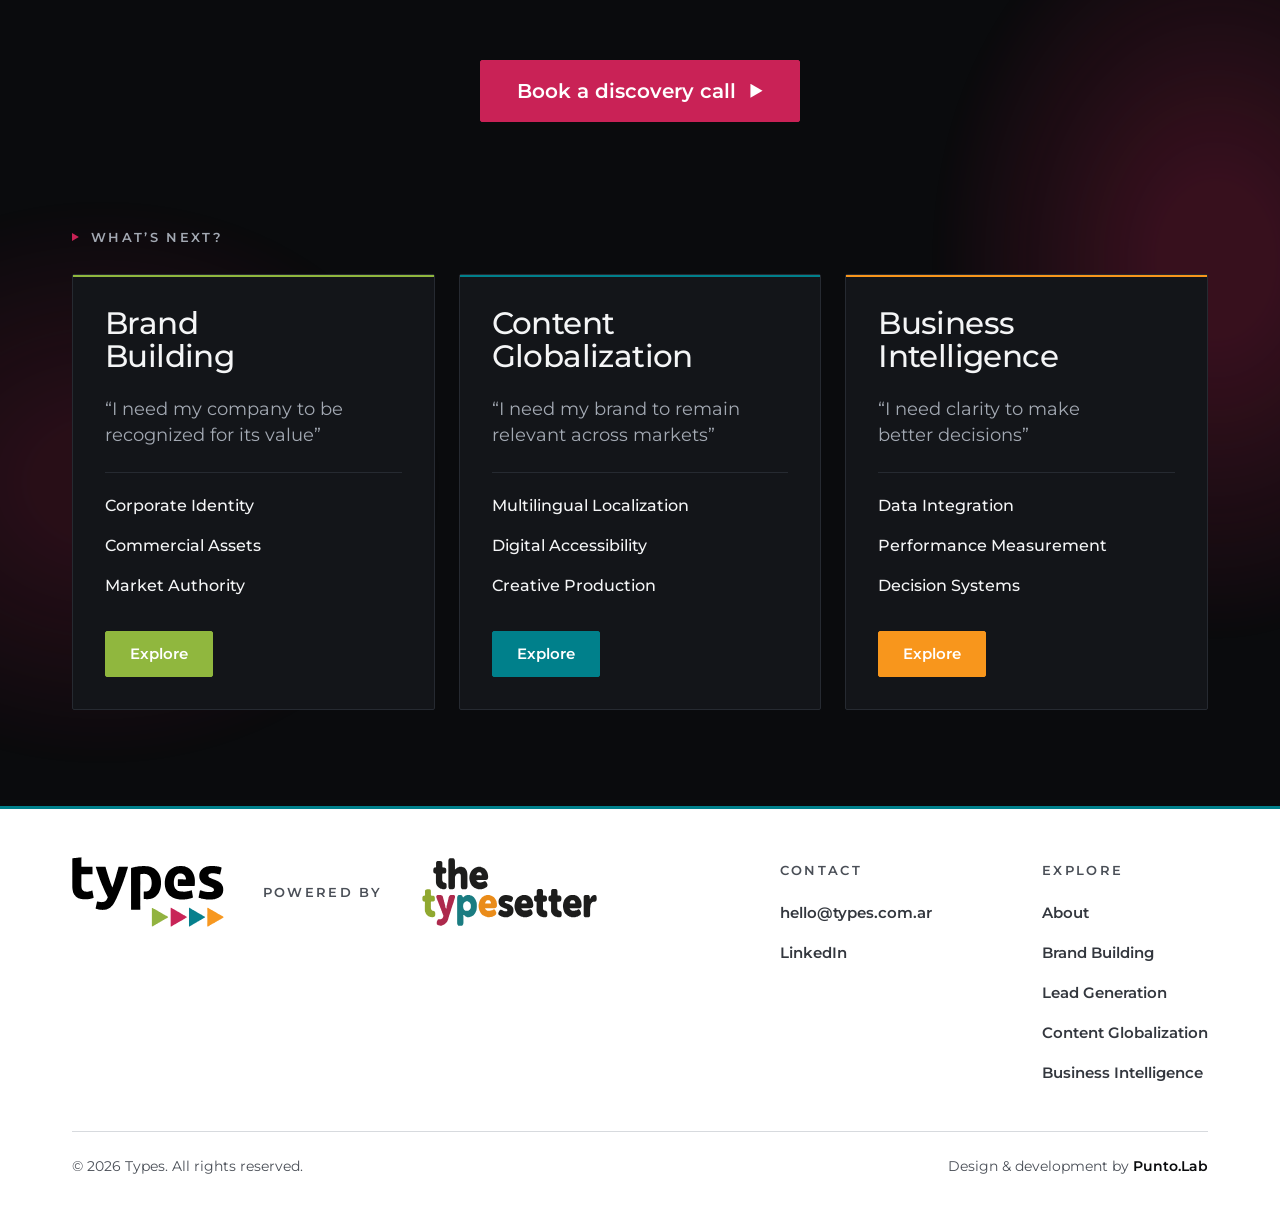
<file: lead-generation.html>
<!DOCTYPE html>
<html lang="en" translate="no">
<head>
<meta charset="utf-8">
<meta name="viewport" content="width=device-width, initial-scale=1">
<meta name="google" content="notranslate">
<title>Types — Lead Generation</title>
<link rel="icon" type="image/png" href="assets/favicon-types.png">
<link rel="stylesheet" href="css/tokens.css">
<link rel="stylesheet" href="https://fonts.googleapis.com/css2?family=Montserrat:wght@300;400;500;600;700&family=Ubuntu:wght@400;500&display=swap">
<link rel="stylesheet" href="css/site.css">
<link rel="stylesheet" href="css/faq.css">
<link rel="stylesheet" href="css/solution.css">
<link rel="stylesheet" href="css/facts.css">
</head>
<body>
<a href="#main" class="skip-link">Skip to content</a>
<header class="ty-header" style="position:fixed;top:0;left:0;right:0;z-index:20;box-sizing:border-box;padding:14px clamp(16px,4vw,32px);border-bottom:3px solid var(--brand-teal);background:#ffffff;--ink:#0a0b0d;--ink-muted:#33373e;--ink-subtle:#4a4f57;--border-control:#6b7079;--surface-page:#ffffff;--surface-hover:#eef0f2;--focus-ring:#0a0b0d;color:#0a0b0d">
  <a href="preview.html" aria-label="Types — home" style="display:flex;align-items:center;height:48px"><img src="assets/types.svg" alt="Types" style="display:block;height:44px;width:auto"></a>
  <nav id="site-nav" class="ty-nav" aria-label="Main" style="gap:48px">
    <a href="preview.html#solutions" aria-current="page">Solutions</a>
    <a href="preview.html#method">Method</a>
    <a href="about.html">About</a>
    <a href="preview.html#faq">FAQs</a>
    <a href="preview.html#contact">Contact</a>
  </nav>
  <div class="ty-lang" role="group" aria-label="Language">
    <button id="lang-en" lang="en" aria-pressed="true">EN</button>
    <button id="lang-es" lang="es" aria-pressed="false">ES</button>
  </div>
  <button type="button" class="nav-burger" aria-label="Open menu" aria-expanded="false" aria-controls="site-nav"><span></span><span></span><span></span></button>
</header>
<main id="main">

<!-- 01 Hero -->
<section id="hero" class="ty-accent-magenta" style="position:relative;z-index:2;overflow:visible;min-height:100vh;display:flex;flex-direction:column;background:var(--surface-page);color:var(--ink);isolation:isolate">
  <div aria-hidden="true" style="position:absolute;top:0;left:0;right:0;bottom:-28vh;z-index:0;pointer-events:none;overflow:hidden;-webkit-mask-image:linear-gradient(#000 0,#000 calc(100% - 34vh),transparent 100%);mask-image:linear-gradient(#000 0,#000 calc(100% - 34vh),transparent 100%)"><div id="blobs-a" style="position:absolute;inset:0;filter:blur(110px);opacity:.4">
    <div data-blob="" style="position:absolute;left:48%;top:44%;width:46vw;height:22vw;border-radius:50%;background:var(--accent);opacity:.5"></div>
    <div data-blob="" style="position:absolute;right:-8%;top:12%;width:30vw;height:48vw;border-radius:50%;background:var(--accent);opacity:.8"></div>
    <div data-blob="" style="position:absolute;left:55%;top:70%;width:34vw;height:12vw;border-radius:50%;background:var(--accent);opacity:.6;transform:rotate(-8deg)"></div>
    <div data-blob="" style="position:absolute;left:4%;top:78%;width:40vw;height:30vw;border-radius:50%;background:var(--accent);opacity:.5"></div>
  </div></div>
  <canvas id="grid-a" aria-hidden="true" style="position:absolute;top:0;left:0;z-index:1;width:100%;height:calc(100% + 28vh);display:block;pointer-events:none;-webkit-mask-image:radial-gradient(ellipse 70% 80% at 80% 45%,#000 20%,transparent 78%),linear-gradient(#000 0,#000 calc(100% - 34vh),transparent 100%);-webkit-mask-composite:source-in;mask-image:radial-gradient(ellipse 70% 80% at 80% 45%,#000 20%,transparent 78%),linear-gradient(#000 0,#000 calc(100% - 34vh),transparent 100%);mask-composite:intersect"></canvas>
  <div style="position:relative;z-index:2;flex:1;display:flex;flex-direction:column;justify-content:flex-end;box-sizing:border-box;padding:140px clamp(16px,4vw,32px) clamp(56px,9vh,104px)">
    <div class="hero-in" style="display:flex;flex-direction:column;gap:28px;padding-left:clamp(0px,6vw,120px)">
      <p data-hi="" style="margin:0;display:flex;align-items:center;gap:12px;font-family:var(--font-text);font-size:13px;font-weight:600;letter-spacing:.18em;text-transform:uppercase;color:var(--ink-muted)"><span class="ty-tri" aria-hidden="true" style="height:8px;width:6.9px;background:var(--accent)"></span>Solutions · 02</p>
      <h1 data-r="h1sol" style="margin:0 0 0 -.06em;font-family:var(--font-display);font-weight:500;font-size:clamp(56px,10.5vw,176px);line-height:.98;letter-spacing:-0.045em">
        <span data-line="" style="display:block;overflow:hidden;padding-bottom:.2em;margin-bottom:-.2em"><span style="display:block;font-weight:300">Lead</span></span>
        <span data-line="" style="display:block;overflow:hidden;padding-bottom:.2em;margin-bottom:-.2em"><span style="display:block"><span id="bld">Generation</span></span></span>
      </h1>
      <div data-hi="" style="display:flex;flex-direction:column;align-items:flex-start;gap:32px">
        <blockquote style="margin:0;max-width:100%"><p id="quote" data-r="fit" style="margin:0;white-space:nowrap;font-family:var(--font-display);font-size:clamp(16px,2vw,28px);font-weight:400;line-height:1.35;color:var(--ink-muted)">“I need a predictable flow of qualified opportunities”</p></blockquote>
        <div style="display:flex;flex-wrap:wrap;gap:16px">
          <a href="preview.html#contact" class="ty-btn ty-btn--primary sol-cta">Book a discovery call<span class="ty-tri" aria-hidden="true"></span></a>
        </div>
      </div>
    </div>
  </div>
</section>

<!-- 02 Intro -->
<section id="sound-familiar" style="background:var(--surface-page);color:var(--ink);scroll-margin-top:96px">
  <div style="max-width:1200px;margin:0 auto;box-sizing:border-box;padding:clamp(96px,12vw,184px) clamp(16px,4vw,32px)">
    <div id="intro" style="display:flex;flex-direction:column;gap:0.8em;max-width:1040px;margin:0 auto;text-align:left;font-family:var(--font-display);font-size:clamp(24px,3vw,44px);font-weight:400;line-height:1.3;letter-spacing:-0.015em;color:var(--ink)">
      <p style="margin:0;text-wrap:pretty">We design targeted campaigns and scalable systems to attract, capture, and nurture qualified buyers through every stage of the funnel.</p>
      <p style="margin:0;text-wrap:pretty">The focus is on creating a predictable flow of opportunities while strengthening customer relationships to support sustainable and measurable revenue growth.</p>
    </div>
  </div>
</section>

<!-- 02b Facts -->
<section id="facts" class="ty-accent-magenta" style="background:var(--surface-page);color:var(--ink)">
  <div style="max-width:1200px;margin:0 auto;box-sizing:border-box;padding:0 clamp(16px,4vw,32px) clamp(96px,12vw,160px)">
    <h2 style="position:absolute;width:1px;height:1px;margin:-1px;padding:0;overflow:hidden;clip:rect(0 0 0 0);white-space:nowrap;border:0">Market facts</h2>
    <ul id="stats" class="bb-facts">
      <li data-in="" class="bb-fact">
        <p class="bb-fact__n bb-fact__n--txt">Before sales</p>
        <div class="bb-fact__b">
          <p class="bb-fact__l">Buyers complete most of their research before ever talking to a sales team.</p>
          <p class="bb-fact__s">Source: Forrester</p>
        </div>
      </li>
      <li data-in="" class="bb-fact">
        <p class="bb-fact__n"><span data-cnt="95">95</span><span class="bb-fact__u">%</span></p>
        <div class="bb-fact__b">
          <p class="bb-fact__l">of potential buyers aren’t actively looking for a solution at any given moment.</p>
          <p class="bb-fact__s">Source: LinkedIn B2B Institute / Ehrenberg-Bass (95-5 Rule)</p>
        </div>
      </li>
      <li data-in="" class="bb-fact">
        <p class="bb-fact__n"><span data-cnt="211">211</span><span class="bb-fact__u"> days</span></p>
        <div class="bb-fact__b">
          <p class="bb-fact__l">and 76 touchpoints in a typical B2B buying journey.</p>
          <p class="bb-fact__s">Source: HubSpot State of Marketing 2026</p>
        </div>
      </li>
    </ul>
  </div>
</section>

<!-- 03 What we do -->
<section id="what-we-do" class="ty-accent-magenta" style="background:var(--surface-page);color:var(--ink);scroll-margin-top:96px">
  <div style="max-width:1200px;margin:0 auto;box-sizing:border-box;padding:0 clamp(16px,4vw,32px) clamp(96px,12vw,160px)">
    <h2 style="position:absolute;width:1px;height:1px;margin:-1px;padding:0;overflow:hidden;clip:rect(0 0 0 0);white-space:nowrap;border:0">Services</h2>
    <div aria-hidden="true" class="sol-rows-head"><span></span><span class="sol-lbl">Diagnosis</span><span class="sol-lbl">Solution</span></div>
    <div id="services" style="border-bottom:1px solid var(--ink)">
      <article data-row="" class="sol-row">
        <span data-rl="" aria-hidden="true" class="sol-row__line"></span>
        <h3 data-rc="" class="sol-row__title">Prospecting</h3>
        <div data-rc="" class="sol-row__cell"><span class="sol-lbl">Diagnosis</span><p class="sol-row__pain">Waiting for prospects to reach out is not a growth strategy.</p></div>
        <div data-rc="" class="sol-row__cell"><span class="sol-lbl">Solution</span><p class="sol-row__sol">Create scalable systems that attract, capture and nurture potential buyers through lead magnets, forms, automation and CRM workflows.</p></div>
      </article>
      <article data-row="" class="sol-row">
        <span data-rl="" aria-hidden="true" class="sol-row__line"></span>
        <h3 data-rc="" class="sol-row__title">Audience Growth</h3>
        <div data-rc="" class="sol-row__cell"><span class="sol-lbl">Diagnosis</span><p class="sol-row__pain">Organic growth alone rarely delivers predictable results.</p></div>
        <div data-rc="" class="sol-row__cell"><span class="sol-lbl">Solution</span><p class="sol-row__sol">Reach the right audience through targeted campaigns designed to generate qualified traffic, leads and pipeline.</p></div>
      </article>
      <article data-row="" class="sol-row">
        <span data-rl="" aria-hidden="true" class="sol-row__line"></span>
        <h3 data-rc="" class="sol-row__title">Customer Retention</h3>
        <div data-rc="" class="sol-row__cell"><span class="sol-lbl">Diagnosis</span><p class="sol-row__pain">Customer relationships shouldn't end after the first purchase.</p></div>
        <div data-rc="" class="sol-row__cell"><span class="sol-lbl">Solution</span><p class="sol-row__sol">Create ongoing re-marketing strategies that increase loyalty and long term value.</p></div>
      </article>
    </div>
  </div>
</section>

<!-- 04 How we work -->
<section id="how-we-work" class="ty-accent-magenta" style="background:var(--surface-page);color:var(--ink);border-top:1px solid var(--border-subtle);scroll-margin-top:80px">
  <div style="max-width:1200px;margin:0 auto;box-sizing:border-box;padding:clamp(80px,10vw,152px) clamp(16px,4vw,32px);display:flex;flex-direction:column;gap:clamp(48px,6vw,88px)">
    <h2 data-in="" style="margin:0;font-family:var(--font-display);font-weight:500;font-size:clamp(36px,4.4vw,64px);line-height:1.04;letter-spacing:-0.035em">The <span data-tw-txt="">types</span><img data-tw-logo="" src="assets/types-wordmark-white.svg" alt="types" style="display:none;height:.95em;width:auto;vertical-align:-.232em;margin:0 .02em"> Method</h2>
    <div data-in="" style="position:relative;padding-top:36px">
      <span aria-hidden="true" style="position:absolute;left:0;right:0;top:11px;height:2px;background:var(--border-subtle)"></span>
      <span data-fill="" aria-hidden="true" style="position:absolute;left:0;top:11px;height:2px;width:40%;background:var(--accent)"></span>
      <span data-mk="" class="ty-tri" aria-hidden="true" style="position:absolute;left:40%;top:0;height:24px;width:20.8px;background:var(--accent)"></span>
      <ol aria-label="Types Method" class="sol-steps">
        <li data-in=""><span class="sol-steps__n">01</span><span data-sl="" class="sol-steps__t" style="color:var(--ink)">Explore</span></li>
        <li data-in=""><span class="sol-steps__n">02</span><span data-sl="" class="sol-steps__t" style="color:var(--ink)">Design</span></li>
        <li data-in="" aria-current="step"><span class="sol-steps__n">03</span><span data-sl="" class="sol-steps__t" style="color:var(--accent)">Build</span></li>
        <li data-in=""><span class="sol-steps__n">04</span><span data-sl="" class="sol-steps__t" style="color:var(--ink-muted)">Measure</span></li>
        <li data-in=""><span class="sol-steps__n">05</span><span data-sl="" class="sol-steps__t" style="color:var(--ink-muted)">Evolve</span></li>
      </ol>
    </div>
    <div class="sol-cols">
      <h3 data-in="" class="sol-cols__a" style="margin:0;font-family:var(--font-display);font-size:clamp(32px,3.6vw,56px);font-weight:500;line-height:1.05;letter-spacing:-0.03em;color:var(--accent);text-wrap:balance">Let’s make it happen.</h3>
      <div data-in="" data-r="mc" class="sol-cols__b" style="justify-self:end;width:max-content;min-width:100%;display:flex;flex-direction:column;gap:24px">
        <p data-r="wrap" style="margin:0;font-family:var(--font-text);font-size:min(19px,3.6vw);line-height:1.5;white-space:nowrap;color:var(--ink-muted)">The right capabilities to execute the strategy.</p>
        <div class="sol-deliv">
          <span style="font-family:var(--font-text);font-size:12px;font-weight:600;letter-spacing:.18em;text-transform:uppercase;color:var(--ink-muted)">Deliverable</span>
          <span style="font-family:var(--font-display);font-size:21px;font-weight:600;letter-spacing:-0.01em">Lead Generation System</span>
          <span style="font-family:var(--font-text);font-size:16px;line-height:1.5;color:var(--ink-muted);text-wrap:pretty">Campaigns, capture flows and CRM workflows working together to deliver a predictable flow of qualified opportunities.</span>
          <ul aria-label="Core services" class="sol-deliv__list"><li>Prospecting</li><li>Audience Growth</li><li>Customer Retention</li></ul>
        </div>
      </div>
    </div>
  </div>
</section>

<!-- FAQ -->
<section id="faq" class="ty-accent-magenta" style="background:var(--surface-page);color:var(--ink);border-top:1px solid var(--border-subtle);scroll-margin-top:96px">
  <div style="max-width:1200px;margin:0 auto;box-sizing:border-box;padding:clamp(80px,10vw,152px) clamp(16px,4vw,32px);display:flex;flex-direction:column;gap:clamp(32px,4vw,56px)">
    <h2 data-in="" style="margin:0;font-family:var(--font-display);font-weight:500;font-size:clamp(36px,4.4vw,64px);line-height:1.04;letter-spacing:-0.035em">FAQs</h2>
    <!-- Source copy for the FAQ. js/faq.js renders it as tabs or an accordion. -->
    <dl id="faq-data" hidden>
      <div data-faq><dt>What's the difference between lead generation and prospecting?</dt><dd>Lead generation attracts the right audience to your business through content, visibility, and trust-building. Prospecting takes a proactive approach by identifying ideal buyers and reaching out directly to start conversations and create opportunities. The strongest growth strategies combine both approaches: one builds awareness and interest at scale, while the other creates direct opportunities with high-value accounts.</dd></div>
      <div data-faq><dt>Why aren't referrals enough anymore?</dt><dd>Referrals are valuable, but they are difficult to control and scale. While great service helps generate repeat business and recommendations, relying solely on word-of-mouth limits your growth to your existing network. A predictable growth strategy requires additional channels that consistently introduce your business to new audiences and generate qualified opportunities.</dd></div>
      <div data-faq><dt>How long does it take to generate qualified opportunities?</dt><dd>Generating qualified opportunities in B2B takes time. On average, buyers require approximately 211 days (7 months) and around 76 touchpoints before making a purchase decision. Demand generation helps build the awareness, trust, and credibility needed throughout that journey, ensuring your company is remembered when the buyer is ready to act.</dd></div>
      <div data-faq><dt>How do we know if we're attracting the right leads?</dt><dd>The right leads are not measured by traffic, clicks, or social media engagement. They are measured by how closely they match your Ideal Customer Profile (ICP). The key questions are whether they come from the right industries, fit your target company profile, and have the challenges you are designed to solve. Ultimately, success is measured by how many of those opportunities become real clients.</dd></div>
    </dl>
    <div id="faq-root"></div>
  </div>
</section>

<!-- 06 Final CTA + What's next -->
<section id="next" class="ty-accent-magenta" style="position:relative;z-index:2;overflow:visible;background:var(--surface-page);color:var(--ink);isolation:isolate">
  <div aria-hidden="true" style="position:absolute;top:-28vh;left:0;right:0;bottom:0;z-index:0;pointer-events:none;overflow:hidden;-webkit-mask-image:linear-gradient(transparent 0,#000 34vh,#000 100%);mask-image:linear-gradient(transparent 0,#000 34vh,#000 100%)"><div id="blobs-b" style="position:absolute;inset:28vh 0 0 0;filter:blur(110px);opacity:.4">
    <div data-blob="" style="position:absolute;left:20%;top:-10%;width:60vw;height:26vw;border-radius:50%;background:var(--accent);opacity:.55"></div>
    <div data-blob="" style="position:absolute;right:-10%;top:30%;width:30vw;height:40vw;border-radius:50%;background:var(--accent);opacity:.6"></div>
    <div data-blob="" style="position:absolute;left:-10%;top:55%;width:36vw;height:30vw;border-radius:50%;background:var(--accent);opacity:.4"></div>
  </div></div>
  <canvas id="grid-b" aria-hidden="true" style="position:absolute;top:-28vh;left:0;z-index:1;width:100%;height:calc(100% + 28vh);display:block;pointer-events:none;-webkit-mask-image:radial-gradient(ellipse 60% 55% at 50% 32%,#000 15%,transparent 80%),linear-gradient(transparent 0,#000 34vh,#000 100%);-webkit-mask-composite:source-in;mask-image:radial-gradient(ellipse 60% 55% at 50% 32%,#000 15%,transparent 80%),linear-gradient(transparent 0,#000 34vh,#000 100%);mask-composite:intersect"></canvas>
  <div style="position:relative;z-index:2;max-width:1200px;margin:0 auto;box-sizing:border-box;padding:clamp(96px,12vw,176px) clamp(16px,4vw,32px) clamp(64px,8vw,96px);display:flex;flex-direction:column;gap:clamp(64px,8vw,120px)">
    <div style="display:flex;flex-direction:column;align-items:center;gap:48px;text-align:center">
      <h2 data-in="" style="margin:0;max-width:1200px;font-family:var(--font-display);font-weight:500;font-size:clamp(52px,7.6vw,120px);line-height:1.02;letter-spacing:-0.045em;text-wrap:balance"><span style="font-weight:300">Move forward</span> with con<span class="kern-lg">f</span>idence.</h2>
      <a data-in="" href="preview.html#contact" class="ty-btn ty-btn--primary sol-cta">Book a discovery call<span class="ty-tri" aria-hidden="true"></span></a>
    </div>
    <div style="display:flex;flex-direction:column;gap:24px">
      <h2 style="margin:0;display:flex;align-items:center;gap:12px;font-family:var(--font-text);font-size:13px;font-weight:600;letter-spacing:.18em;text-transform:uppercase;color:var(--ink-muted)"><span class="ty-tri" aria-hidden="true" style="height:8px;width:6.9px;background:var(--accent)"></span>What’s Next?</h2>
      <div class="sol-cards">
        <article data-in="" class="ty-accent-green sol-card">
          <a href="brand-building.html" class="sol-card__link">
            <span aria-hidden="true" class="sol-card__bar"></span>
            <span class="sol-card__title"><span>Brand</span><span>Building</span></span>
            <span class="sol-card__q">“I need my company to be recognized for its value”</span>
            <span class="sol-card__list"><span>Corporate Identity</span><span>Commercial Assets</span><span>Market Authority</span></span>
            <span class="ty-btn ty-btn--primary sol-card__btn">Explore</span>
          </a>
        </article>
        <article data-in="" class="ty-accent-teal sol-card">
          <a href="content-globalization.html" class="sol-card__link">
            <span aria-hidden="true" class="sol-card__bar"></span>
            <span class="sol-card__title"><span>Content</span><span>Globalization</span></span>
            <span class="sol-card__q">“I need my brand to remain relevant across markets”</span>
            <span class="sol-card__list"><span>Multilingual Localization</span><span>Digital Accessibility</span><span>Creative Production</span></span>
            <span class="ty-btn ty-btn--primary sol-card__btn">Explore</span>
          </a>
        </article>
        <article data-in="" class="ty-accent-orange sol-card">
          <a href="business-intelligence.html" class="sol-card__link">
            <span aria-hidden="true" class="sol-card__bar"></span>
            <span class="sol-card__title"><span>Business</span><span>Intelligence</span></span>
            <span class="sol-card__q">“I need clarity to make better decisions”</span>
            <span class="sol-card__list"><span>Data Integration</span><span>Performance Measurement</span><span>Decision Systems</span></span>
            <span class="ty-btn ty-btn--primary sol-card__btn">Explore</span>
          </a>
        </article>
      </div>
    </div>
  </div>
</section>
</main>
<footer style="background:#ffffff;border-top:3px solid var(--brand-teal);--ink:#0a0b0d;--ink-muted:#33373e;--ink-subtle:#4a4f57;--border-control:#6b7079;--surface-page:#ffffff;--surface-hover:#eef0f2;--focus-ring:#0a0b0d;color:#0a0b0d">
  <div style="max-width:1200px;margin:0 auto;box-sizing:border-box;padding:48px clamp(16px,4vw,32px) 32px;display:flex;flex-direction:column;gap:40px">
    <div style="display:flex;flex-wrap:wrap;justify-content:space-between;align-items:flex-start;gap:40px 64px">
      <div class="ft-brand">
        <a href="preview.html" aria-label="Types — home" class="ft-brand__types"><img src="assets/types.svg" alt="Types"></a>
        <span class="ft-brand__by">Powered by</span>
        <a href="https://www.thetypesetter.com.ar/" target="_blank" rel="noopener" aria-label="The Typesetter (opens in a new tab)" class="ft-brand__ts-link"><img src="assets/the-typesetter.svg" alt="The Typesetter" class="ft-brand__ts"></a>
      </div>
      <div style="display:flex;flex-wrap:wrap;gap:40px clamp(48px,8vw,128px)">
        <div style="display:flex;flex-direction:column;gap:4px;min-width:160px">
          <p style="margin:0 0 8px;font-size:13px;font-weight:600;letter-spacing:.18em;text-transform:uppercase;color:var(--ink-subtle)">Contact</p>
          <a href="mailto:hello@types.com.ar" class="hv-ink" style="display:inline-flex;align-items:center;min-height:36px;font-size:15px;font-weight:600;color:var(--ink-muted);text-decoration:none;transition:color .15s">hello@types.com.ar</a>
          <a href="https://www.linkedin.com/" class="hv-ink" style="display:inline-flex;align-items:center;min-height:36px;font-size:15px;font-weight:600;color:var(--ink-muted);text-decoration:none;transition:color .15s">LinkedIn</a>
        </div>
        <nav aria-label="Footer" style="display:flex;flex-direction:column;gap:4px;min-width:160px">
          <p style="margin:0 0 8px;font-size:13px;font-weight:600;letter-spacing:.18em;text-transform:uppercase;color:var(--ink-subtle)">Explore</p>
        <a href="about.html" class="hv-teal" style="display:inline-flex;align-items:center;min-height:36px;font-size:15px;font-weight:600;color:var(--ink-muted);text-decoration:none;transition:color .15s">About</a>
        <a href="brand-building.html" class="hv-green" style="display:inline-flex;align-items:center;min-height:36px;font-size:15px;font-weight:600;color:var(--ink-muted);text-decoration:none;transition:color .15s">Brand Building</a>
        <a href="lead-generation.html" class="hv-magenta" style="display:inline-flex;align-items:center;min-height:36px;font-size:15px;font-weight:600;color:var(--ink-muted);text-decoration:none;transition:color .15s">Lead Generation</a>
        <a href="content-globalization.html" class="hv-teal" style="display:inline-flex;align-items:center;min-height:36px;font-size:15px;font-weight:600;color:var(--ink-muted);text-decoration:none;transition:color .15s">Content Globalization</a>
        <a href="business-intelligence.html" class="hv-orange" style="display:inline-flex;align-items:center;min-height:36px;font-size:15px;font-weight:600;color:var(--ink-muted);text-decoration:none;transition:color .15s">Business Intelligence</a>
        </nav>
      </div>
    </div>
    <div class="footer-legal"><p>© 2026 Types. All rights reserved.</p><p>Design &amp; development by <a class="footer-credit" href="https://www.instagram.com/punto.lab__/" target="_blank" rel="noopener">Punto.Lab</a></p></div>
  </div>
</footer>
<script src="js/nav.js" defer></script>
<script src="js/solution.js" defer></script>
<script src="js/faq.js" defer></script>
</body>
</html>
</file>
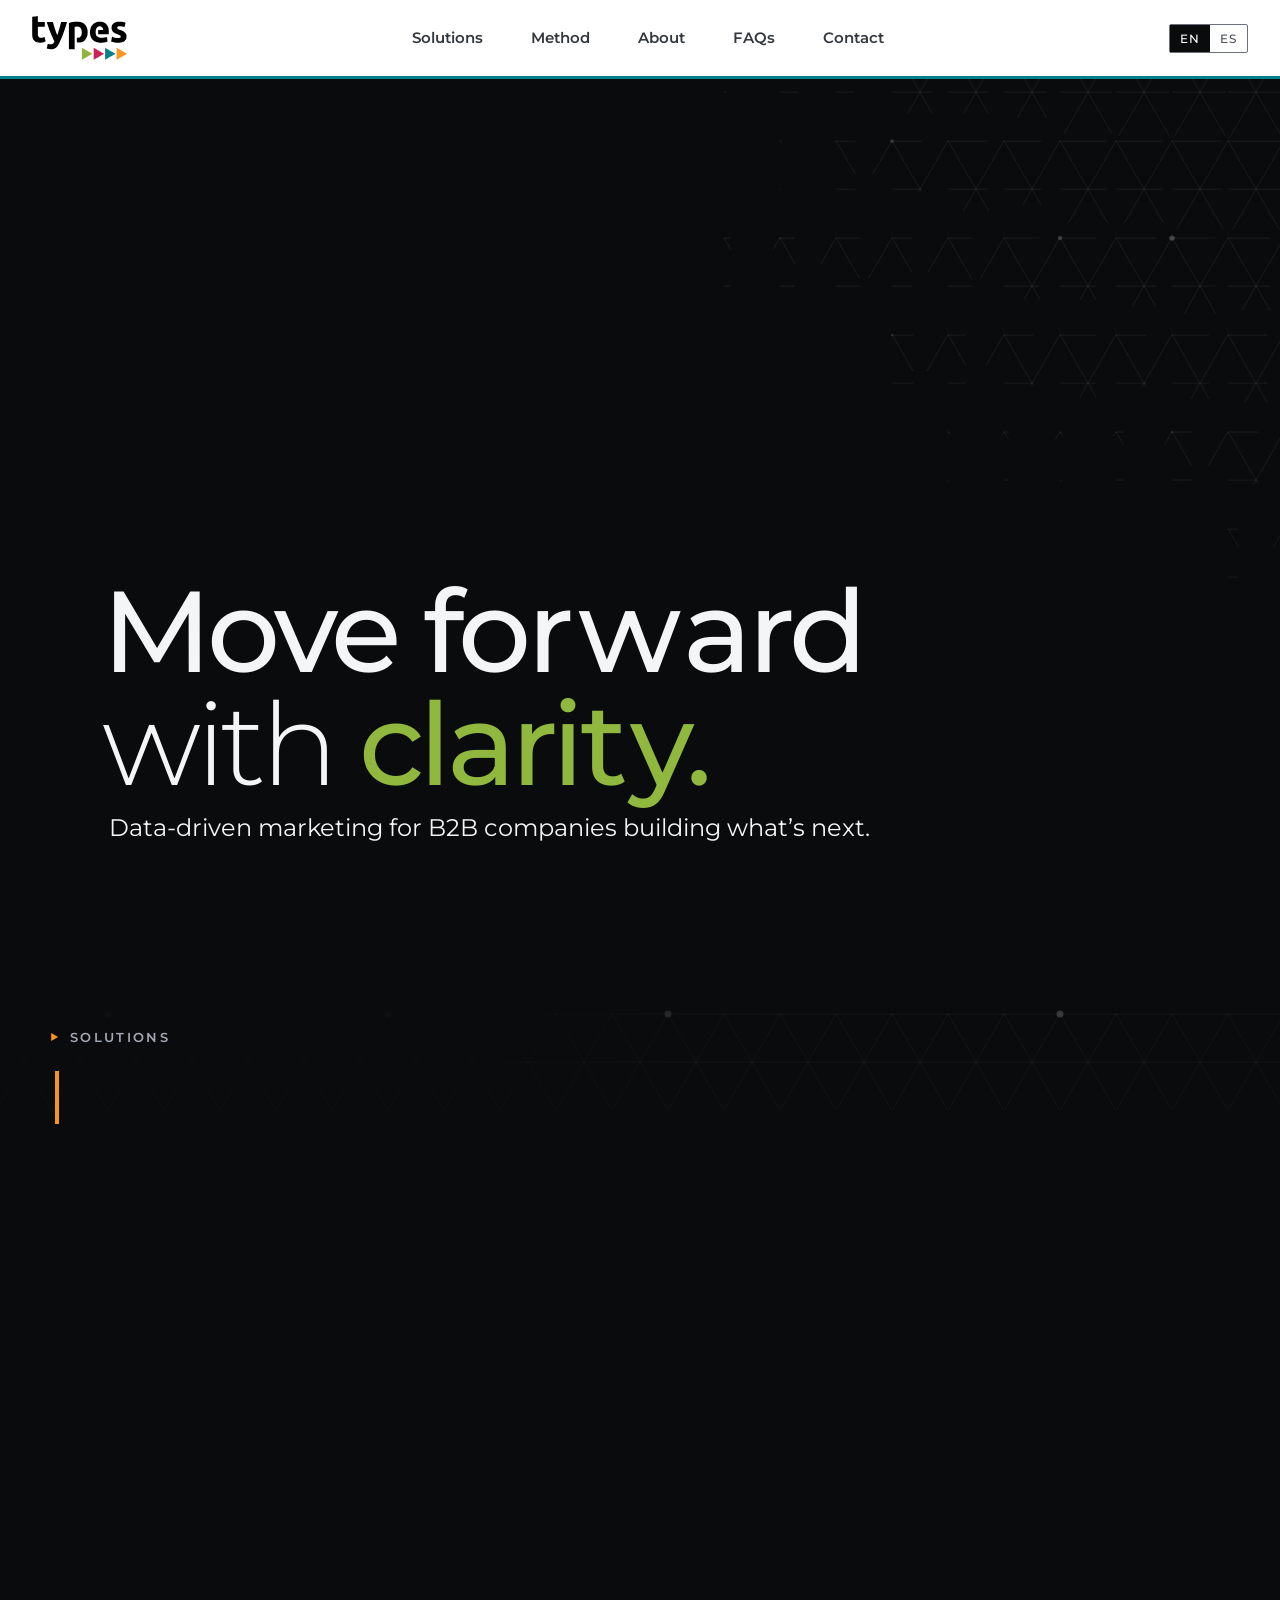
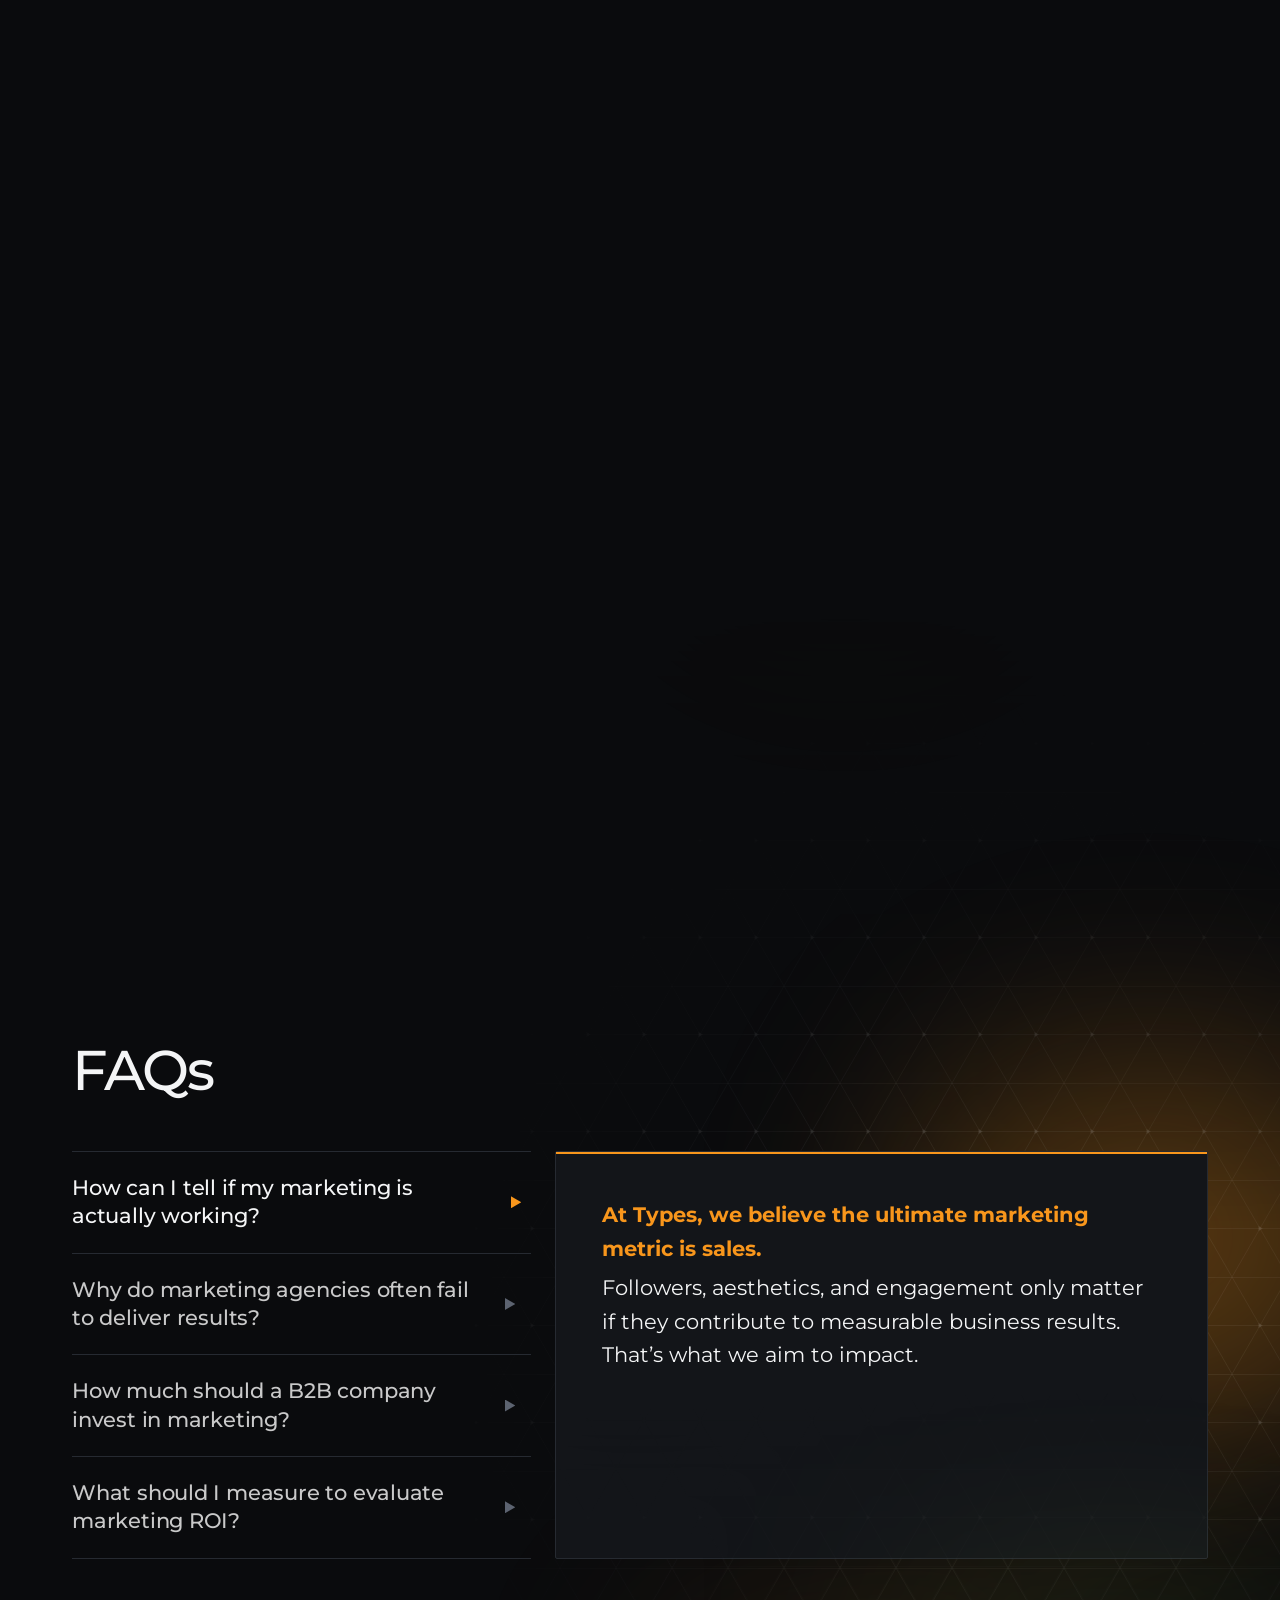
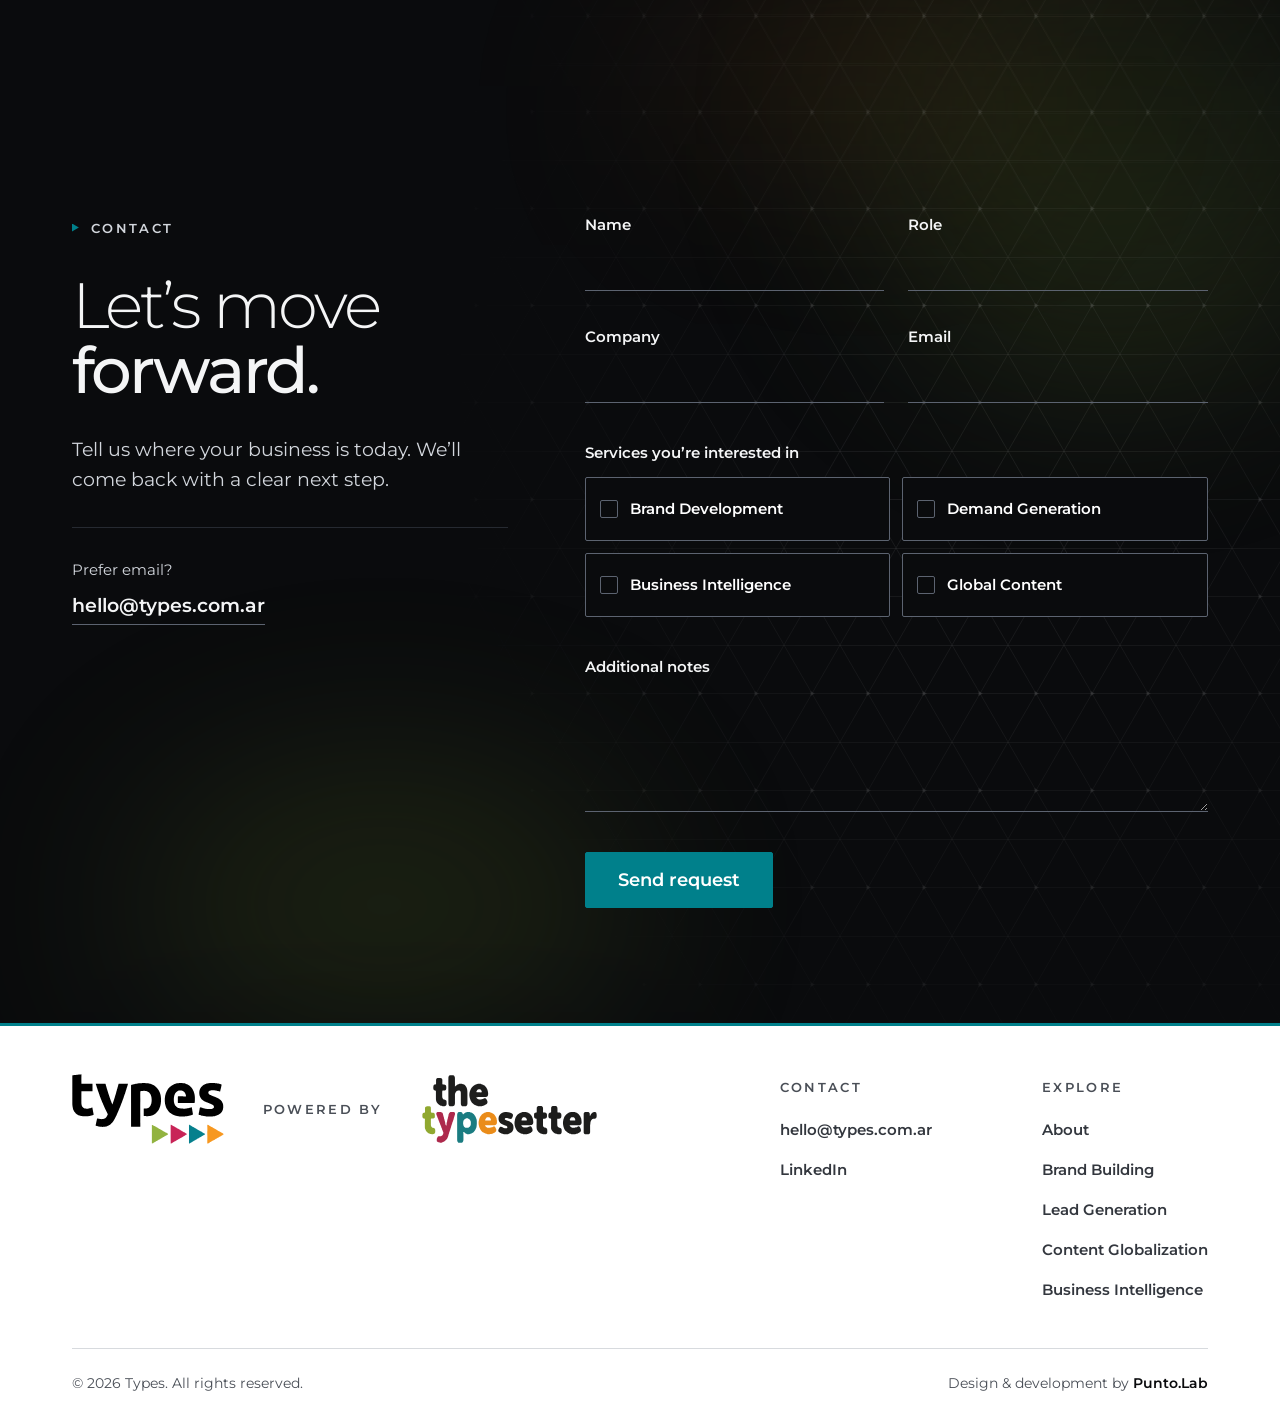
<file: preview.html>
<!DOCTYPE html>
<html lang="en" translate="no">
<head>
<meta charset="utf-8">
<meta name="viewport" content="width=device-width, initial-scale=1">
<meta name="google" content="notranslate">
<title>Types — Move forward with clarity.</title>
<link rel="icon" type="image/png" href="assets/favicon-types.png">
<link rel="stylesheet" href="css/tokens.css">
<link rel="stylesheet" href="https://fonts.googleapis.com/css2?family=Montserrat:wght@300;400;500;600;700&display=swap">
<link rel="stylesheet" href="css/site.css">
<link rel="stylesheet" href="css/faq.css">
<link rel="stylesheet" href="css/home.css">
</head>
<body>
<a href="#solutions" class="skip-link">Skip to content</a>
<div id="root" class="ty-accent-green" style="position:relative;min-height:100vh;overflow-x:clip;overflow-y:visible;background:var(--surface-page);color:var(--ink);box-sizing:border-box">
  <div aria-hidden="true" style="position:absolute;top:0;left:0;right:0;bottom:-70vh;z-index:0;pointer-events:none;-webkit-mask-image:linear-gradient(#000 45%,transparent 100%);mask-image:linear-gradient(#000 45%,transparent 100%)"><div id="blobs" style="position:absolute;inset:0;filter:blur(110px);opacity:0">
    <div data-blob="" style="position:absolute;left:48%;top:44%;width:46vw;height:22vw;border-radius:50%;background:var(--brand-teal);opacity:.5"></div>
    <div data-blob="" style="position:absolute;right:-8%;top:18%;width:30vw;height:48vw;border-radius:50%;background:var(--brand-teal);opacity:.8"></div>
    <div data-blob="" style="position:absolute;left:55%;top:68%;width:34vw;height:12vw;border-radius:50%;background:var(--brand-teal);opacity:.6;transform:rotate(-8deg)"></div>
    <div data-blob="" style="position:absolute;left:6%;top:70%;width:40vw;height:34vw;border-radius:50%;background:var(--brand-teal);opacity:.6"></div>
    <div data-blob="" style="position:absolute;left:30%;top:-12%;width:36vw;height:26vw;border-radius:50%;background:var(--brand-teal);opacity:.35"></div>
  </div></div>
  <canvas id="grid" aria-hidden="true" style="position:absolute;top:0;left:0;z-index:1;width:100%;height:calc(100% + 220vh);display:block;pointer-events:none;-webkit-mask-image:radial-gradient(ellipse 40vw 22vh at 38% 76vh,rgba(0,0,0,.3) 0,rgba(0,0,0,.3) 35%,#000 100%),radial-gradient(ellipse 70vw 90vh at 78% 75vh,#000 20%,transparent 75%),linear-gradient(to bottom,#000 0,#000 40vh,transparent 85vh),linear-gradient(to bottom,transparent 0,transparent 110vh,#000 150vh,#000 calc(100% - 40vh),transparent 100%);-webkit-mask-composite:source-in,source-over,source-over;mask-image:radial-gradient(ellipse 40vw 22vh at 38% 76vh,rgba(0,0,0,.3) 0,rgba(0,0,0,.3) 35%,#000 100%),radial-gradient(ellipse 70vw 90vh at 78% 75vh,#000 20%,transparent 75%),linear-gradient(to bottom,#000 0,#000 40vh,transparent 85vh),linear-gradient(to bottom,transparent 0,transparent 110vh,#000 150vh,#000 calc(100% - 40vh),transparent 100%);mask-composite:intersect,add,add"></canvas>
  <div id="content" style="position:relative;z-index:25;min-height:100vh;display:flex;flex-direction:column;padding:104px 32px 56px;box-sizing:border-box;opacity:0">
    <header data-in="" class="ty-header" style="position:fixed;top:0;left:0;right:0;z-index:20;box-sizing:border-box;padding:14px 32px;border-bottom:3px solid var(--brand-teal);background:#ffffff;--ink:#0a0b0d;--ink-muted:#33373e;--ink-subtle:#4a4f57;--border-control:#6b7079;--surface-page:#ffffff;--surface-hover:#eef0f2;--focus-ring:#0a0b0d;color:#0a0b0d">
      <a href="preview.html" aria-label="Types — home" style="display:flex;align-items:center;height:48px"><img src="assets/types.svg" alt="types" style="display:block;height:44px;width:auto"></a>
      <span id="mark" aria-hidden="true" style="position:absolute;top:0;left:0;width:24px;height:16px;background:#8a8f98;clip-path:polygon(0 0,100% 0,50% 100%);transform:translate(0,-100%);transition:transform .45s cubic-bezier(.22,1,.36,1);pointer-events:none"></span>
      <nav id="nav" class="ty-nav" aria-label="Main" style="gap:48px">
        <a href="#solutions">Solutions</a>
        <a href="#method">Method</a>
        <a href="about.html">About</a>
        <a href="#faq">FAQs</a>
        <a href="#contact">Contact</a>
      </nav>
      <div class="ty-lang" role="group" aria-label="Language">
        <button lang="en" id="lang-en" aria-pressed="true">EN</button>
        <button lang="es" id="lang-es" aria-pressed="false">ES</button>
      </div>
    <button type="button" class="nav-burger" aria-label="Open menu" aria-expanded="false" aria-controls="nav"><span></span><span></span><span></span></button>
    </header>
    <div style="flex:1"></div>
    <div class="hm-hero" style="display:flex;flex-direction:column;gap:12px;padding-left:clamp(0px,6vw,120px)">
      <h1 class="hm-h1" style="margin:0 0 0 -.06em;font-family:var(--font-display);font-weight:500;font-size:clamp(56px,9vw,152px);line-height:.98;letter-spacing:-0.04em;text-wrap:balance">
        <span data-line="" style="display:block;overflow:hidden;padding-bottom:.24em;margin-bottom:-.24em"><span style="display:block"><span id="mf">Move fo<span class="kern">rw</span>ard</span></span></span>
        <span data-line="" style="display:block;padding-bottom:.24em;margin-bottom:-.24em"><span style="display:block"><span style="font-weight:300;color:var(--ink)">with </span><span class="hm-word" style="display:inline-block;vertical-align:bottom;padding:.4em .5em .4em;margin:-.4em -.5em -.4em;-webkit-mask-image:linear-gradient(to bottom,transparent 0,#000 .4em,#000 calc(100% - .32em),transparent 100%);mask-image:linear-gradient(to bottom,transparent 0,#000 .4em,#000 calc(100% - .32em),transparent 100%)"><span id="word" style="display:inline-block;color:var(--brand-green)">clari<span class="kern">t</span>y.</span></span></span></span>
      </h1>
      <div data-in="" style="display:flex;flex-wrap:wrap;align-items:center;gap:16px 24px">
        <p id="dd" style="margin:0;font-family:var(--font-text);font-size:19px;line-height:1.3;color:var(--ink);white-space:nowrap">Data-driven marketing for B2B companies building what’s next.</p>
      </div>
    </div>
  </div>
  <div id="intro" aria-hidden="true" style="position:fixed;inset:0;z-index:30;pointer-events:none;background:var(--surface-page)">
    <div id="tri" aria-hidden="true" style="position:absolute;left:50%;top:50%;height:42vmin;width:36.37vmin;margin-left:-12.12vmin;margin-top:-21vmin;background:var(--brand-teal);clip-path:polygon(0 0,100% 50%,0 100%);transform-origin:33.33% 50%;will-change:transform"></div>
  </div>
</div>
<section id="solutions" class="ty-accent-orange" style="position:relative;z-index:1;height:400vh;background:transparent;color:var(--ink);overflow-x:clip">
  <div data-sol-sticky="" style="position:sticky;top:0;min-height:100vh;box-sizing:border-box;display:flex;flex-direction:column;gap:clamp(24px,4vh,48px);padding:clamp(112px,16vh,160px) clamp(16px,4vw,64px) clamp(24px,5vh,64px)">
    <div style="position:relative;z-index:1;display:grid;grid-template-columns:minmax(0,1fr);gap:24px;align-items:end">
      <div style="display:flex;flex-direction:column;gap:16px">
        <span style="display:flex;align-items:center;gap:12px;font-family:var(--font-text);font-size:13px;font-weight:600;letter-spacing:.18em;text-transform:uppercase;color:var(--ink-muted)"><span class="ty-tri" aria-hidden="true" style="height:8px;width:6.9px;background:var(--accent)"></span>Solutions</span>
        <h2 data-sol-h2="" style="margin:0;overflow:hidden;font-family:var(--font-display);font-weight:500;font-size:clamp(36px,min(5vw,10vh),84px);line-height:1;letter-spacing:-0.045em;text-wrap:balance" aria-label="What’s Next?"><span aria-hidden="true" style="display:inline-grid"><span style="grid-area:1/1;visibility:hidden">What’s Next?</span><span style="grid-area:1/1"><span data-type="">What’s Next?</span><span data-caret="" style="display:inline-block;width:.06em;height:.82em;margin-left:.06em;vertical-align:-.04em;background:var(--accent)"></span></span></span></h2>
      </div>
    </div>
    <div data-sol-grid="" style="position:relative;z-index:1;flex:none;margin-top:auto;margin-bottom:auto;display:grid;grid-template-columns:repeat(4,minmax(0,1fr));gap:24px">
      <article data-sol="" class="ty-accent-green" style="position:relative;min-width:0;display:flex;flex-direction:column">
        <a href="brand-building.html" data-sol-card="" style="position:relative;flex:1;box-sizing:border-box;display:block;text-decoration:none;color:var(--ink);background:var(--surface-raised);border:1px solid var(--border-subtle);border-radius:2px;clip-path:inset(50% 100% calc(50% - 3px) 0);transition:border-color .15s">
          <span data-sol-fill="" aria-hidden="true" style="position:absolute;inset:0;background:var(--accent)"></span>
          <span aria-hidden="true" style="position:absolute;left:0;right:0;top:0;height:2px;background:var(--accent)"></span>
          <span style="position:relative;min-height:100%;box-sizing:border-box;padding:clamp(16px,min(2.2vw,3.4vh),32px);display:grid;grid-template-rows:auto;align-content:start;row-gap:clamp(10px,1.8vh,24px)">
            <span data-sol-in="" style="font-family:var(--font-display);font-weight:500;font-size:clamp(20px,min(2.2vw,3.6vh),34px);line-height:1.08;letter-spacing:-0.02em;text-wrap:balance;min-height:2.16em"><span style="display:block">Brand</span><span style="display:block">Building</span></span>
            <span data-sol-in="" style="min-height:2.8em;font-family:var(--font-display);font-size:clamp(14px,min(1.3vw,2.3vh),19px);line-height:1.4;color:var(--ink-muted);text-wrap:pretty">“I need my company to be recognized for its value”</span>
            <span data-sol-in="" data-sol-list="" style="display:flex;flex-direction:column;gap:clamp(8px,1.6vh,14px);padding-top:clamp(12px,2.4vh,20px);border-top:1px solid var(--border-subtle);font-family:var(--font-text);font-size:clamp(13px,min(1vw,2vh),15px);font-weight:500">
              <span style="display:block">Corporate Identity</span>
              <span style="display:block">Commercial Assets</span>
              <span style="display:block">Market Authority</span>
            </span>
            <span data-sol-in="" class="ty-btn ty-btn--primary" style="justify-self:start;margin-top:8px;background:var(--accent);border-color:var(--accent);color:#ffffff">Explore</span>
          </span>
        </a>
      </article>
      <article data-sol="" class="ty-accent-magenta" style="position:relative;min-width:0;display:flex;flex-direction:column">
        <a href="lead-generation.html" data-sol-card="" style="position:relative;flex:1;box-sizing:border-box;display:block;text-decoration:none;color:var(--ink);background:var(--surface-raised);border:1px solid var(--border-subtle);border-radius:2px;clip-path:inset(50% 100% calc(50% - 3px) 0);transition:border-color .15s">
          <span data-sol-fill="" aria-hidden="true" style="position:absolute;inset:0;background:var(--accent)"></span>
          <span aria-hidden="true" style="position:absolute;left:0;right:0;top:0;height:2px;background:var(--accent)"></span>
          <span style="position:relative;min-height:100%;box-sizing:border-box;padding:clamp(16px,min(2.2vw,3.4vh),32px);display:grid;grid-template-rows:auto;align-content:start;row-gap:clamp(10px,1.8vh,24px)">
            <span data-sol-in="" style="font-family:var(--font-display);font-weight:500;font-size:clamp(20px,min(2.2vw,3.6vh),34px);line-height:1.08;letter-spacing:-0.02em;text-wrap:balance;min-height:2.16em"><span style="display:block">Lead</span><span style="display:block">Generation</span></span>
            <span data-sol-in="" style="min-height:2.8em;font-family:var(--font-display);font-size:clamp(14px,min(1.3vw,2.3vh),19px);line-height:1.4;color:var(--ink-muted);text-wrap:pretty">“I need a predictable flow of qualified opportunities”</span>
            <span data-sol-in="" data-sol-list="" style="display:flex;flex-direction:column;gap:clamp(8px,1.6vh,14px);padding-top:clamp(12px,2.4vh,20px);border-top:1px solid var(--border-subtle);font-family:var(--font-text);font-size:clamp(13px,min(1vw,2vh),15px);font-weight:500">
              <span style="display:block">Prospecting</span>
              <span style="display:block">Audience Growth</span>
              <span style="display:block">Customer Retention</span>
            </span>
            <span data-sol-in="" class="ty-btn ty-btn--primary" style="justify-self:start;margin-top:8px;background:var(--accent);border-color:var(--accent);color:#ffffff">Explore</span>
          </span>
        </a>
      </article>
      <article data-sol="" class="ty-accent-teal" style="position:relative;min-width:0;display:flex;flex-direction:column">
        <a href="content-globalization.html" data-sol-card="" style="position:relative;flex:1;box-sizing:border-box;display:block;text-decoration:none;color:var(--ink);background:var(--surface-raised);border:1px solid var(--border-subtle);border-radius:2px;clip-path:inset(50% 100% calc(50% - 3px) 0);transition:border-color .15s">
          <span data-sol-fill="" aria-hidden="true" style="position:absolute;inset:0;background:var(--accent)"></span>
          <span aria-hidden="true" style="position:absolute;left:0;right:0;top:0;height:2px;background:var(--accent)"></span>
          <span style="position:relative;min-height:100%;box-sizing:border-box;padding:clamp(16px,min(2.2vw,3.4vh),32px);display:grid;grid-template-rows:auto;align-content:start;row-gap:clamp(10px,1.8vh,24px)">
            <span data-sol-in="" style="font-family:var(--font-display);font-weight:500;font-size:clamp(20px,min(2.2vw,3.6vh),34px);line-height:1.08;letter-spacing:-0.02em;text-wrap:balance;min-height:2.16em"><span style="display:block">Content</span><span style="display:block">Globalization</span></span>
            <span data-sol-in="" style="min-height:2.8em;font-family:var(--font-display);font-size:clamp(14px,min(1.3vw,2.3vh),19px);line-height:1.4;color:var(--ink-muted);text-wrap:pretty">“I need my brand to remain relevant across markets”</span>
            <span data-sol-in="" data-sol-list="" style="display:flex;flex-direction:column;gap:clamp(8px,1.6vh,14px);padding-top:clamp(12px,2.4vh,20px);border-top:1px solid var(--border-subtle);font-family:var(--font-text);font-size:clamp(13px,min(1vw,2vh),15px);font-weight:500">
              <span style="display:block">Multilingual Localization</span>
              <span style="display:block">Digital Accessibility</span>
              <span style="display:block">Creative Production</span>
            </span>
            <span data-sol-in="" class="ty-btn ty-btn--primary" style="justify-self:start;margin-top:8px;background:var(--accent);border-color:var(--accent);color:#ffffff">Explore</span>
          </span>
        </a>
      </article>
      <article data-sol="" class="ty-accent-orange" style="position:relative;min-width:0;display:flex;flex-direction:column">
        <a href="business-intelligence.html" data-sol-card="" style="position:relative;flex:1;box-sizing:border-box;display:block;text-decoration:none;color:var(--ink);background:var(--surface-raised);border:1px solid var(--border-subtle);border-radius:2px;clip-path:inset(50% 100% calc(50% - 3px) 0);transition:border-color .15s">
          <span data-sol-fill="" aria-hidden="true" style="position:absolute;inset:0;background:var(--accent)"></span>
          <span aria-hidden="true" style="position:absolute;left:0;right:0;top:0;height:2px;background:var(--accent)"></span>
          <span style="position:relative;min-height:100%;box-sizing:border-box;padding:clamp(16px,min(2.2vw,3.4vh),32px);display:grid;grid-template-rows:auto;align-content:start;row-gap:clamp(10px,1.8vh,24px)">
            <span data-sol-in="" style="font-family:var(--font-display);font-weight:500;font-size:clamp(20px,min(2.2vw,3.6vh),34px);line-height:1.08;letter-spacing:-0.02em;text-wrap:balance;min-height:2.16em"><span style="display:block">Business</span><span style="display:block">Intelligence</span></span>
            <span data-sol-in="" style="min-height:2.8em;font-family:var(--font-display);font-size:clamp(14px,min(1.3vw,2.3vh),19px);line-height:1.4;color:var(--ink-muted);text-wrap:pretty">“I need clarity to make better decisions”</span>
            <span data-sol-in="" data-sol-list="" style="display:flex;flex-direction:column;gap:clamp(8px,1.6vh,14px);padding-top:clamp(12px,2.4vh,20px);border-top:1px solid var(--border-subtle);font-family:var(--font-text);font-size:clamp(13px,min(1vw,2vh),15px);font-weight:500">
              <span style="display:block">Data Integration</span>
              <span style="display:block">Performance Measurement</span>
              <span style="display:block">Decision Systems</span>
            </span>
            <span data-sol-in="" class="ty-btn ty-btn--primary" style="justify-self:start;margin-top:8px;background:var(--accent);border-color:var(--accent);color:#ffffff">Explore</span>
          </span>
        </a>
      </article>
    </div>
    <div data-sol-edge="" aria-hidden="true" style="position:absolute;inset:0;z-index:0;pointer-events:none;background:var(--brand-teal);opacity:0;clip-path:polygon(0 0,0 0,0 0)"></div>
    <div data-sol-cover="" aria-hidden="true" style="position:absolute;inset:0;z-index:0;pointer-events:none;background:#0a0b0d;clip-path:polygon(0 0,0 0,0 0)"></div>
  </div>
</section>
<section id="method" style="position:relative;z-index:2;margin-top:-100vh;visibility:hidden;background:var(--surface-page);color:var(--ink);--accent:var(--brand-teal)">

  <div data-m-grid="" style="display:grid;grid-template-columns:minmax(0,5fr) minmax(0,7fr);column-gap:clamp(24px,6vw,112px);padding:0 clamp(16px,4vw,64px)">
    <div data-m-left="" style="position:sticky;top:0;height:100vh;box-sizing:border-box;padding-top:79px;display:flex;flex-direction:column;justify-content:center;gap:clamp(24px,4vh,40px)">
      <div style="display:flex;flex-direction:column;gap:16px"><span style="display:flex;align-items:center;gap:12px;font-family:var(--font-text);font-size:15px;font-weight:600;letter-spacing:.18em;text-transform:uppercase;color:var(--ink-muted)"><span class="ty-tri" aria-hidden="true" style="flex:none;height:8px;width:6.9px;background:var(--accent)"></span>Method</span><h2 data-m-h2="" style="margin:0;font-family:var(--font-display);font-weight:500;font-size:26px;line-height:1;letter-spacing:-0.045em;white-space:nowrap;color:var(--ink)">The <span data-tw-txt="">types</span><img data-tw-logo="" src="assets/types-wordmark-white.svg" alt="types" style="display:none;height:.95em;width:auto;vertical-align:-.232em;margin:0 .02em"> Method</h2></div>
      
      <div style="display:flex;flex-direction:column;gap:14px;padding-top:clamp(24px,4vh,40px);border-top:1px solid var(--border-subtle)">
        <span style="display:block;overflow:hidden;font-size:clamp(56px,7vw,120px);line-height:.95;padding-bottom:.3em;margin-bottom:-.3em"><span data-m-word="" style="display:block;font-family:var(--font-display);font-weight:500;font-size:clamp(56px,7vw,120px);line-height:.95;letter-spacing:-0.05em;margin-left:-.05em"><span class="kern-ex">E</span>xplore</span></span>
      </div>
      <div style="container-type:inline-size"><div style="display:flex;flex-wrap:nowrap;white-space:nowrap;align-items:center;gap:clamp(4px,1.2cqi,14px)"><span data-m-lbl="" style="font-family:var(--font-text);font-size:clamp(7px,2.5cqi,15px);font-weight:600;letter-spacing:.18em;text-transform:uppercase;color:var(--ink-subtle);transition:color .15s">Explore</span><span class="ty-tri" aria-hidden="true" style="flex:none;height:7px;width:6.1px;background:var(--border-control)"></span><span data-m-lbl="" style="font-family:var(--font-text);font-size:clamp(7px,2.5cqi,15px);font-weight:600;letter-spacing:.18em;text-transform:uppercase;color:var(--ink-subtle);transition:color .15s">Design</span><span class="ty-tri" aria-hidden="true" style="flex:none;height:7px;width:6.1px;background:var(--border-control)"></span><span data-m-lbl="" style="font-family:var(--font-text);font-size:clamp(7px,2.5cqi,15px);font-weight:600;letter-spacing:.18em;text-transform:uppercase;color:var(--ink-subtle);transition:color .15s">Build</span><span class="ty-tri" aria-hidden="true" style="flex:none;height:7px;width:6.1px;background:var(--border-control)"></span><span data-m-lbl="" style="font-family:var(--font-text);font-size:clamp(7px,2.5cqi,15px);font-weight:600;letter-spacing:.18em;text-transform:uppercase;color:var(--ink-subtle);transition:color .15s">Measure</span><span class="ty-tri" aria-hidden="true" style="flex:none;height:7px;width:6.1px;background:var(--border-control)"></span><span data-m-lbl="" style="font-family:var(--font-text);font-size:clamp(7px,2.5cqi,15px);font-weight:600;letter-spacing:.18em;text-transform:uppercase;color:var(--ink-subtle);transition:color .15s">Evolve</span></div></div>
      <a href="#contact" class="ty-btn ty-btn--primary" style="align-self:flex-start;text-decoration:none;background:var(--brand-teal);border-color:var(--brand-teal);color:#ffffff;font-size:17px">Talk to us</a>
    </div>
    <div data-m-right="" style="position:relative;padding:70vh 0 30vh clamp(32px,4vw,64px)">
      <span data-m-track="" aria-hidden="true" style="position:absolute;left:0;top:70vh;bottom:30vh;width:1px;background:var(--border-subtle)"></span>
      <span data-m-fill="" aria-hidden="true" style="position:absolute;left:-.5px;top:70vh;width:2px;height:0;background:var(--accent)"></span>
      <span data-m-mark="" aria-hidden="true" class="ty-tri" style="position:absolute;left:-3px;top:70vh;margin-top:-7px;height:14px;width:12.1px;background:var(--accent)"></span>
      <article data-m-step="" style="min-height:72vh;box-sizing:border-box;padding:clamp(24px,5vh,48px) 0;display:flex;flex-direction:column;justify-content:center;gap:clamp(14px,2.6vh,24px)">
        <span data-m-in="" style="display:flex;align-items:center;gap:12px;font-family:var(--font-text);font-size:15px;font-weight:600;letter-spacing:.18em;color:var(--ink-muted);text-transform:uppercase">Explore</span>
        <h3 data-m-in="" style="margin:0;font-family:var(--font-display);font-weight:500;font-size:clamp(28px,min(3.6vw,6vh),60px);line-height:1.08;letter-spacing:-0.025em;color:var(--accent);text-wrap:balance">Where are we today?</h3>
        <p data-m-in="" style="margin:0;font-family:var(--font-text);font-size:17px;line-height:1.5;color:var(--ink);max-width:40ch;text-wrap:pretty;font-size:19px">Before proposing, we understand.</p>
        <div data-m-in="" style="display:flex;flex-direction:column;gap:28px;padding-top:clamp(16px,3vh,28px);border-top:1px solid var(--border-subtle)"><div style="display:flex;flex-direction:column;gap:clamp(8px,1.5vh,14px);min-width:0;max-width:640px;box-sizing:border-box"><span style="font-family:var(--font-text);font-size:14px;font-weight:600;letter-spacing:.18em;text-transform:uppercase;color:var(--ink-muted)">Deliverable</span><span style="font-family:var(--font-display);font-size:clamp(22px,min(2.4vw,4vh),38px);font-weight:500;line-height:1.1;letter-spacing:-0.02em;color:var(--ink);text-wrap:balance">Opportunity Brief</span></div></div>
      </article>
      <article data-m-step="" style="min-height:72vh;box-sizing:border-box;padding:clamp(24px,5vh,48px) 0;display:flex;flex-direction:column;justify-content:center;gap:clamp(14px,2.6vh,24px)">
        <span data-m-in="" style="display:flex;align-items:center;gap:12px;font-family:var(--font-text);font-size:15px;font-weight:600;letter-spacing:.18em;color:var(--ink-muted);text-transform:uppercase">Design</span>
        <h3 data-m-in="" style="margin:0;font-family:var(--font-display);font-weight:500;font-size:clamp(28px,min(3.6vw,6vh),60px);line-height:1.08;letter-spacing:-0.025em;color:var(--accent);text-wrap:balance">Where is the opportunity?</h3>
        <p data-m-in="" style="margin:0;font-family:var(--font-text);font-size:17px;line-height:1.5;color:var(--ink);max-width:40ch;text-wrap:pretty;font-size:19px">Every transformation starts with clarity.</p>
        <div data-m-in="" style="display:flex;flex-direction:column;gap:28px;padding-top:clamp(16px,3vh,28px);border-top:1px solid var(--border-subtle)"><div style="display:flex;flex-direction:column;gap:clamp(8px,1.5vh,14px);min-width:0;max-width:640px;box-sizing:border-box"><span style="font-family:var(--font-text);font-size:14px;font-weight:600;letter-spacing:.18em;text-transform:uppercase;color:var(--ink-muted)">Deliverable</span><span style="font-family:var(--font-display);font-size:clamp(22px,min(2.4vw,4vh),38px);font-weight:500;line-height:1.1;letter-spacing:-0.02em;color:var(--ink);text-wrap:balance">Strategic Roadmap</span></div></div>
      </article>
      <article data-m-step="" style="min-height:72vh;box-sizing:border-box;padding:clamp(24px,5vh,48px) 0;display:flex;flex-direction:column;justify-content:center;gap:clamp(14px,2.6vh,24px)">
        <span data-m-in="" style="display:flex;align-items:center;gap:12px;font-family:var(--font-text);font-size:15px;font-weight:600;letter-spacing:.18em;color:var(--ink-muted);text-transform:uppercase">Build</span>
        <h3 data-m-in="" style="margin:0;font-family:var(--font-display);font-weight:500;font-size:clamp(28px,min(3.6vw,6vh),60px);line-height:1.08;letter-spacing:-0.025em;color:var(--accent);text-wrap:balance">Let’s make it happen.</h3>
        <p data-m-in="" style="margin:0;font-family:var(--font-text);font-size:17px;line-height:1.5;color:var(--ink);max-width:40ch;text-wrap:pretty;font-size:19px">The right capabilities to execute the strategy.</p>
        <div data-m-in="" style="display:flex;flex-direction:column;gap:28px;padding-top:clamp(16px,3vh,28px);border-top:1px solid var(--border-subtle)"><div style="display:flex;flex-direction:column;gap:clamp(8px,1.5vh,14px);min-width:0;max-width:640px;box-sizing:border-box"><span style="font-family:var(--font-text);font-size:14px;font-weight:600;letter-spacing:.18em;text-transform:uppercase;color:var(--ink-muted)">Deliverable</span><span style="font-family:var(--font-display);font-size:clamp(22px,min(2.4vw,4vh),38px);font-weight:500;line-height:1.1;letter-spacing:-0.02em;color:var(--ink);text-wrap:balance">Business Solution</span></div><div class="m-sols-box" style="display:flex;flex-direction:column;gap:14px;min-width:0"><span style="font-family:var(--font-text);font-size:14px;font-weight:600;letter-spacing:.18em;text-transform:uppercase;color:var(--ink-muted)">Solutions</span><div class="m-sols" style="display:flex;flex-wrap:wrap;gap:12px 28px"><a href="brand-building.html" class="hv-green ty-link ty-accent-green" style="font-size:17px">Brand Building</a><a href="lead-generation.html" class="hv-magenta ty-link ty-accent-magenta" style="font-size:17px">Lead Generation</a><a href="content-globalization.html" class="hv-teal ty-link ty-accent-teal" style="font-size:17px">Content Globalization</a><a href="business-intelligence.html" class="hv-orange ty-link ty-accent-orange" style="font-size:17px">Business Intelligence</a></div></div></div>
      </article>
      <article data-m-step="" style="min-height:72vh;box-sizing:border-box;padding:clamp(24px,5vh,48px) 0;display:flex;flex-direction:column;justify-content:center;gap:clamp(14px,2.6vh,24px)">
        <span data-m-in="" style="display:flex;align-items:center;gap:12px;font-family:var(--font-text);font-size:15px;font-weight:600;letter-spacing:.18em;color:var(--ink-muted);text-transform:uppercase">Measure</span>
        <h3 data-m-in="" style="margin:0;font-family:var(--font-display);font-weight:500;font-size:clamp(28px,min(3.6vw,6vh),60px);line-height:1.08;letter-spacing:-0.025em;color:var(--accent);text-wrap:balance">What changed?</h3>
        <p data-m-in="" style="margin:0;font-family:var(--font-text);font-size:17px;line-height:1.5;color:var(--ink);max-width:40ch;text-wrap:pretty;font-size:19px">Value only counts when it can be measured.</p>
        <div data-m-in="" style="display:flex;flex-direction:column;gap:28px;padding-top:clamp(16px,3vh,28px);border-top:1px solid var(--border-subtle)"><div style="display:flex;flex-direction:column;gap:clamp(8px,1.5vh,14px);min-width:0;max-width:640px;box-sizing:border-box"><span style="font-family:var(--font-text);font-size:14px;font-weight:600;letter-spacing:.18em;text-transform:uppercase;color:var(--ink-muted)">Deliverable</span><span style="font-family:var(--font-display);font-size:clamp(22px,min(2.4vw,4vh),38px);font-weight:500;line-height:1.1;letter-spacing:-0.02em;color:var(--ink);text-wrap:balance">Impact Report</span></div></div>
      </article>
      <article data-m-step="" style="min-height:72vh;box-sizing:border-box;padding:clamp(24px,5vh,48px) 0;display:flex;flex-direction:column;justify-content:center;gap:clamp(14px,2.6vh,24px)">
        <span data-m-in="" style="display:flex;align-items:center;gap:12px;font-family:var(--font-text);font-size:15px;font-weight:600;letter-spacing:.18em;color:var(--ink-muted);text-transform:uppercase">Evolve</span>
        <h3 data-m-in="" style="margin:0;font-family:var(--font-display);font-weight:500;font-size:clamp(28px,min(3.6vw,6vh),60px);line-height:1.08;letter-spacing:-0.025em;color:var(--accent);text-wrap:balance">What’s next?</h3>
        <p data-m-in="" style="margin:0;font-family:var(--font-text);font-size:17px;line-height:1.5;color:var(--ink);max-width:40ch;text-wrap:pretty;font-size:19px">Evolution is a continuous cycle.</p>
        <div data-m-in="" style="display:flex;flex-direction:column;gap:28px;padding-top:clamp(16px,3vh,28px);border-top:1px solid var(--border-subtle)"><div style="display:flex;flex-direction:column;gap:clamp(8px,1.5vh,14px);min-width:0;max-width:640px;box-sizing:border-box"><span style="font-family:var(--font-text);font-size:14px;font-weight:600;letter-spacing:.18em;text-transform:uppercase;color:var(--ink-muted)">Deliverable</span><span style="font-family:var(--font-display);font-size:clamp(22px,min(2.4vw,4vh),38px);font-weight:500;line-height:1.1;letter-spacing:-0.02em;color:var(--ink);text-wrap:balance">Next Opportunity Brief</span></div></div>
      </article>
    </div>
  </div>
</section>
<section id="faq" class="ty-accent-orange" style="overflow-x:clip;overflow-y:visible;background:transparent;color:var(--ink);scroll-margin-top:80px;position:relative;z-index:2">
  <div aria-hidden="true" style="position:absolute;left:0;right:0;top:-35vh;bottom:-35vh;z-index:0;pointer-events:none;overflow:hidden;-webkit-mask-image:linear-gradient(to bottom,transparent 0,#000 45%,#000 55%,transparent 100%);mask-image:linear-gradient(to bottom,transparent 0,#000 45%,#000 55%,transparent 100%)"><div style="position:absolute;inset:0;filter:blur(110px);opacity:.45"><div style="position:absolute;right:-10%;top:30%;width:40vw;height:34vw;opacity:.7;border-radius:50%;background:var(--brand-orange)"></div><div style="position:absolute;right:20%;top:-15%;width:28vw;height:18vw;opacity:.35;border-radius:50%;background:var(--brand-orange)"></div><div style="position:absolute;left:50%;top:72%;width:34vw;height:16vw;opacity:.45;border-radius:50%;background:var(--brand-orange)"></div></div><div style="position:absolute;inset:0;background-image:url(data:image/svg+xml,%3Csvg%20xmlns%3D%27http%3A%2F%2Fwww.w3.org%2F2000%2Fsvg%27%20width%3D%2756%27%20height%3D%2797%27%3E%3Cg%20stroke%3D%27white%27%20stroke-opacity%3D%27.07%27%20fill%3D%27none%27%3E%3Cpath%20d%3D%27M0%20.5H56M0%2048.5H56M0%200L56%2097M56%200L0%2097%27%2F%3E%3C%2Fg%3E%3Cpath%20d%3D%27M26.5%2046V51L30.8%2048.5Z%27%20fill%3D%27white%27%20fill-opacity%3D%27.14%27%2F%3E%3C%2Fsvg%3E);background-size:56px 97px;-webkit-mask-image:radial-gradient(ellipse 60% 70% at 80% 55%,#000 15%,transparent 75%);mask-image:radial-gradient(ellipse 60% 70% at 80% 55%,#000 15%,transparent 75%)"></div></div>
  <div style="position:relative;z-index:1;max-width:1200px;margin:0 auto;box-sizing:border-box;padding:clamp(80px,10vw,152px) clamp(16px,4vw,32px);display:flex;flex-direction:column;gap:clamp(32px,4vw,56px)">
    <h2 data-ab-in="left" style="margin:0;font-family:var(--font-display);font-weight:500;font-size:clamp(36px,4.4vw,64px);line-height:1.04;letter-spacing:-0.035em">FAQs</h2>
    <!-- Source copy for the FAQ. js/faq.js renders it as tabs (desktop) or an accordion (mobile). -->
    <dl id="faq-data" hidden>
      <div data-faq><dt>How can I tell if my marketing is actually working?</dt><dd>At Types, we believe the ultimate marketing metric is sales. Followers, aesthetics, and engagement only matter if they contribute to measurable business results. That’s what we aim to impact.</dd></div>
      <div data-faq><dt>Why do marketing agencies often fail to deliver results?</dt><dd>Because they often optimize for visibility instead of business outcomes. At Types, we focus on the metrics, processes, and clarity businesses need to make smarter decisions and turn marketing into measurable results.</dd></div>
      <div data-faq><dt>How much should a B2B company invest in marketing?</dt><dd>There’s no universal percentage. Start with your commercial goals, understand what it currently costs to reach them, and build your marketing investment around those numbers. Do not focus on someone else’s benchmark.</dd></div>
      <div data-faq><dt>What should I measure to evaluate marketing ROI?</dt><dd>Keep it simple: define your business goals, measure the results, and understand what those results cost. At Types, we connect marketing performance to the numbers that matter to your business.</dd></div>
    </dl>
    <div id="faq-root" data-ab-in="right"></div>
  </div>
</section>
<section id="contact" class="ty-accent-teal" style="overflow-x:clip;position:relative;z-index:2;background:transparent;color:var(--ink);scroll-margin-top:80px;font-family:var(--font-text);--ink-muted:#d2d6dc;--ink-subtle:#b8bdc5">
  <div aria-hidden="true" style="position:absolute;left:0;right:0;top:-35vh;bottom:0;z-index:0;pointer-events:none;overflow:hidden;-webkit-mask-image:linear-gradient(to bottom,transparent 0,#000 45%,#000 70%,transparent 100%);mask-image:linear-gradient(to bottom,transparent 0,#000 45%,#000 70%,transparent 100%)"><div style="position:absolute;inset:0;filter:blur(110px);opacity:.3"><div style="position:absolute;right:-6%;top:5%;width:38vw;height:40vw;opacity:.8;border-radius:50%;background:var(--brand-green)"></div><div style="position:absolute;left:10%;top:60%;width:40vw;height:22vw;opacity:.5;border-radius:50%;background:var(--brand-green)"></div><div style="position:absolute;left:35%;top:-15%;width:28vw;height:20vw;opacity:.35;border-radius:50%;background:var(--brand-green)"></div></div><div style="position:absolute;inset:0;background-image:url(data:image/svg+xml,%3Csvg%20xmlns%3D%27http%3A%2F%2Fwww.w3.org%2F2000%2Fsvg%27%20width%3D%2756%27%20height%3D%2797%27%3E%3Cg%20stroke%3D%27white%27%20stroke-opacity%3D%27.07%27%20fill%3D%27none%27%3E%3Cpath%20d%3D%27M0%20.5H56M0%2048.5H56M0%200L56%2097M56%200L0%2097%27%2F%3E%3C%2Fg%3E%3Cpath%20d%3D%27M26.5%2046V51L30.8%2048.5Z%27%20fill%3D%27white%27%20fill-opacity%3D%27.14%27%2F%3E%3C%2Fsvg%3E);background-size:56px 97px;-webkit-mask-image:radial-gradient(ellipse 60% 70% at 78% 35%,#000 15%,transparent 75%);mask-image:radial-gradient(ellipse 60% 70% at 78% 35%,#000 15%,transparent 75%)"></div></div>
  <div style="position:relative;z-index:1;max-width:1200px;margin:0 auto;box-sizing:border-box;padding:clamp(80px,10vw,152px) clamp(16px,4vw,32px) 0">
    <div style="display:flex;flex-wrap:wrap;gap:56px clamp(24px,6vw,112px);align-items:flex-start">
      <div data-ab-in="left" style="flex:5 1 320px;min-width:0;display:flex;flex-direction:column;gap:32px">
        <p style="margin:0;display:flex;align-items:center;gap:12px;font-size:13px;font-weight:600;letter-spacing:.18em;text-transform:uppercase;color:var(--ink-muted)"><span class="ty-tri" aria-hidden="true" style="height:8px;width:6.9px;background:var(--accent)"></span>Contact</p>
        <h2 id="cf-title" style="margin:0;font-family:var(--font-display);font-weight:500;font-size:clamp(40px,5vw,76px);line-height:1.02;letter-spacing:-0.045em;text-wrap:balance"><span style="font-weight:300">Let’s move</span> forward.</h2>
        <p style="margin:0;max-width:440px;font-size:clamp(18px,1.5vw,21px);line-height:1.55;color:var(--ink-muted);text-wrap:pretty">Tell us where your business is today. We’ll come back with a clear next step.</p>
        <div style="display:flex;flex-direction:column;gap:10px;padding-top:32px;border-top:1px solid var(--border-subtle)">
          <span style="font-size:15px;line-height:20px;color:var(--ink-muted)">Prefer email?</span>
          <a href="mailto:hello@types.com.ar" class="ty-link" style="align-self:flex-start;font-size:19px;min-height:32px">hello@types.com.ar</a>
        </div>
      </div>
      <div style="flex:7 1 460px;min-width:0">
        <form id="cf-form" class="cf-form" novalidate aria-labelledby="cf-title" data-ab-stagger=".cf-fields > .cf-field, .cf-services legend, .cf-svc, .cf-form > .cf-field, .cf-actions">
          <div class="cf-fields">
            <div class="cf-field">
              <label for="cf-name" class="cf-label"><span>Name</span></label>
              <input id="cf-name" name="name" type="text" autocomplete="name" required aria-invalid="false" aria-describedby="cf-name-err" class="cf-input">
              <p id="cf-name-err" class="cf-error" hidden><span class="cf-error__icon" aria-hidden="true">!</span><span data-msg></span></p>
            </div>
            <div class="cf-field">
              <label for="cf-role" class="cf-label"><span>Role</span></label>
              <input id="cf-role" name="role" type="text" autocomplete="organization-title" required aria-invalid="false" aria-describedby="cf-role-err" class="cf-input">
              <p id="cf-role-err" class="cf-error" hidden><span class="cf-error__icon" aria-hidden="true">!</span><span data-msg></span></p>
            </div>
            <div class="cf-field">
              <label for="cf-company" class="cf-label"><span>Company</span></label>
              <input id="cf-company" name="company" type="text" autocomplete="organization" required aria-invalid="false" aria-describedby="cf-company-err" class="cf-input">
              <p id="cf-company-err" class="cf-error" hidden><span class="cf-error__icon" aria-hidden="true">!</span><span data-msg></span></p>
            </div>
            <div class="cf-field">
              <label for="cf-email" class="cf-label"><span>Email</span></label>
              <input id="cf-email" name="email" type="email" autocomplete="email" required aria-invalid="false" aria-describedby="cf-email-err" class="cf-input">
              <p id="cf-email-err" class="cf-error" hidden><span class="cf-error__icon" aria-hidden="true">!</span><span data-msg></span></p>
            </div>
          </div>
          <fieldset id="cf-services" class="cf-services" aria-describedby="cf-svc-err">
            <legend class="cf-label"><span>Services you’re interested in</span></legend>
            <div class="cf-svc-grid">
              <button type="button" class="cf-svc" data-svc="Brand Development" aria-pressed="false" style="--svc:var(--brand-green)"><span class="cf-svc__box" aria-hidden="true"></span><span>Brand Development</span></button>
              <button type="button" class="cf-svc" data-svc="Demand Generation" aria-pressed="false" style="--svc:var(--brand-magenta)"><span class="cf-svc__box" aria-hidden="true"></span><span>Demand Generation</span></button>
              <button type="button" class="cf-svc" data-svc="Business Intelligence" aria-pressed="false" style="--svc:var(--brand-orange)"><span class="cf-svc__box" aria-hidden="true"></span><span>Business Intelligence</span></button>
              <button type="button" class="cf-svc" data-svc="Global Content" aria-pressed="false" style="--svc:var(--brand-teal)"><span class="cf-svc__box" aria-hidden="true"></span><span>Global Content</span></button>
            </div>
            <p id="cf-svc-err" class="cf-error" style="margin:0" hidden><span class="cf-error__icon" aria-hidden="true">!</span><span data-msg></span></p>
          </fieldset>
          <div class="cf-field">
            <label for="cf-notes" class="cf-label"><span>Additional notes</span></label>
            <textarea id="cf-notes" name="notes" rows="4" class="cf-input"></textarea>
          </div>
          <div class="cf-actions">
            <button type="submit" class="ty-btn ty-btn--primary cf-submit">Send request</button>
            <p id="cf-count" class="cf-count" role="alert" hidden></p>
          </div>
        </form>
        <div id="cf-done" class="cf-done" role="status" hidden>
          <span class="cf-done__check" aria-hidden="true"></span>
          <h3 id="cf-ok" tabindex="-1">Thanks, our team is reviewing your request and will get back to you soon.</h3>
          <p>We’ll reply to <span id="cf-sent-to">your email</span>.</p>
          <button type="button" id="cf-reset" class="ty-btn ty-btn--secondary">Send another request</button>
        </div>
      </div>
    </div>
    <div aria-hidden="true" style="height:clamp(80px,9vw,128px)"></div>
  </div>
  <footer style="position:relative;z-index:1;background:#ffffff;border-top:3px solid var(--brand-teal);--ink:#0a0b0d;--ink-muted:#33373e;--ink-subtle:#4a4f57;--border-control:#6b7079;--surface-page:#ffffff;--surface-hover:#eef0f2;--focus-ring:#0a0b0d;color:#0a0b0d">
    <div style="max-width:1200px;margin:0 auto;box-sizing:border-box;padding:48px clamp(16px,4vw,32px) 32px;display:flex;flex-direction:column;gap:40px">
      <div style="display:flex;flex-wrap:wrap;justify-content:space-between;align-items:flex-start;gap:40px 64px">
        <div class="ft-brand">
        <a href="preview.html" aria-label="Types — home" class="ft-brand__types"><img src="assets/types.svg" alt="Types"></a>
        <span class="ft-brand__by">Powered by</span>
        <a href="https://www.thetypesetter.com.ar/" target="_blank" rel="noopener" aria-label="The Typesetter (opens in a new tab)" class="ft-brand__ts-link"><img src="assets/the-typesetter.svg" alt="The Typesetter" class="ft-brand__ts"></a>
      </div>
        <div style="display:flex;flex-wrap:wrap;gap:40px clamp(48px,8vw,128px)">
          <div style="display:flex;flex-direction:column;gap:4px;min-width:160px">
            <p style="margin:0 0 8px;font-size:13px;font-weight:600;letter-spacing:.18em;text-transform:uppercase;color:var(--ink-subtle)">Contact</p>
            <a class="hv-ink" href="mailto:hello@types.com.ar" style="display:inline-flex;align-items:center;min-height:36px;font-size:15px;font-weight:600;color:var(--ink-muted);text-decoration:none;transition:color .15s">hello@types.com.ar</a>
            <a class="hv-ink" href="https://www.linkedin.com/" style="display:inline-flex;align-items:center;min-height:36px;font-size:15px;font-weight:600;color:var(--ink-muted);text-decoration:none;transition:color .15s">LinkedIn</a>
          </div>
            <nav aria-label="Footer" style="display:flex;flex-direction:column;gap:4px;min-width:160px">
            <p style="margin:0 0 8px;font-size:13px;font-weight:600;letter-spacing:.18em;text-transform:uppercase;color:var(--ink-subtle)">Explore</p>
            <a class="hv-teal" href="about.html" style="display:inline-flex;align-items:center;min-height:36px;font-size:15px;font-weight:600;color:var(--ink-muted);text-decoration:none;transition:color .15s">About</a>
            <a class="hv-green" href="brand-building.html" style="display:inline-flex;align-items:center;min-height:36px;font-size:15px;font-weight:600;color:var(--ink-muted);text-decoration:none;transition:color .15s">Brand Building</a>
            <a class="hv-magenta" href="lead-generation.html" style="display:inline-flex;align-items:center;min-height:36px;font-size:15px;font-weight:600;color:var(--ink-muted);text-decoration:none;transition:color .15s">Lead Generation</a>
            <a class="hv-teal" href="content-globalization.html" style="display:inline-flex;align-items:center;min-height:36px;font-size:15px;font-weight:600;color:var(--ink-muted);text-decoration:none;transition:color .15s">Content Globalization</a>
            <a class="hv-orange" href="business-intelligence.html" style="display:inline-flex;align-items:center;min-height:36px;font-size:15px;font-weight:600;color:var(--ink-muted);text-decoration:none;transition:color .15s">Business Intelligence</a>
          </nav>
        </div>
      </div>
      <div class="footer-legal"><p>© 2026 Types. All rights reserved.</p><p>Design &amp; development by <a class="footer-credit" href="https://www.instagram.com/punto.lab__/" target="_blank" rel="noopener">Punto.Lab</a></p></div>
    </div>
  </footer>
</section>
</section>
<script src="js/nav.js" defer></script>
<script src="js/main.js" defer></script>
<script src="js/reveal.js" defer></script>
<script src="js/faq.js" defer></script>
<script src="js/contact.js" defer></script>
</body>
</html>
</file>
<file: css/tokens.css>
/* Types v3 — design-system entry point. Imports every token file in order. */
@import url('colors.css');
@import url('typography.css');
@import url('spacing.css');
@import url('components.css');
</file>
<file: css/site.css>
/* Types — shared site styles, loaded on every page after tokens.css.
   Page-level overrides the design-system tokens don't cover: header (with the
   mobile menu), footer links and responsive type. Page-specific styles live in
   home.css, solution.css, about.css and brand-building.css. */

:root {
  --font-display: 'Montserrat', sans-serif;
  --font-text: 'Montserrat', sans-serif;
  --font-mono: 'Montserrat', sans-serif;
}

/* Ligatures off everywhere, as in the design. */
* {
  font-variant-ligatures: no-common-ligatures no-discretionary-ligatures;
  font-feature-settings: "liga" 0, "clig" 0, "dlig" 0;
}

html, body {
  margin: 0;
  background: var(--surface-page);
  overflow-x: clip;
  max-width: 100%;
}

a { color: var(--ink); }
a:hover { color: var(--brand-green); }

/* Solution-card border lights up with the section accent on hover/focus. */
[data-sol-card]:hover,
[data-sol-card]:focus-visible {
  border-color: var(--accent);
}

/* ---------- Skip link ---------- */
.skip-link { position: absolute; left: -9999px; top: 16px; z-index: 60; padding: 12px 16px; background: #ffffff; color: #0a0b0d; font-family: var(--font-text); font-size: 16px; font-weight: 600; border-radius: 2px; }
.skip-link:focus { left: 16px; }

/* ---------- Hover helpers (links that light up in a brand color) ----------
   !important: these links set their resting color inline, which would
   otherwise win over :hover. */
.hv-ink:hover     { color: var(--ink) !important; }
.hv-green:hover   { color: var(--brand-green) !important;   border-bottom-color: var(--brand-green); }
.hv-magenta:hover { color: var(--brand-magenta) !important; border-bottom-color: var(--brand-magenta); }
.hv-teal:hover    { color: var(--brand-teal) !important;    border-bottom-color: var(--brand-teal); }
.hv-orange:hover  { color: var(--brand-orange) !important;  border-bottom-color: var(--brand-orange); }

/* ---------- Footer brand: Types · Powered by · The Typesetter ---------- */
.ft-brand { display: flex; flex-wrap: wrap; align-items: center; gap: 16px clamp(24px, 3vw, 40px); }
.ft-brand__types { display: flex; align-items: center; min-height: 44px; }
.ft-brand__types img, .ft-brand__ts { display: block; height: clamp(52px, 5.5vw, 76px); width: auto; }
.ft-brand__ts-link { display: flex; align-items: center; min-height: 44px; transition: opacity .15s; }
.ft-brand__ts-link:hover { opacity: .8; }
.ft-brand__by { font-family: var(--font-text); font-size: 13px; font-weight: 600; letter-spacing: .18em; text-transform: uppercase; color: var(--ink-subtle); }

/* ---------- Header: mobile menu button (shown < 768px) ---------- */
.nav-burger {
  display: none; flex: none; flex-direction: column; align-items: center; justify-content: center; gap: 5px;
  width: 44px; height: 44px; padding: 0; background: none; border: 1px solid #6b7079; border-radius: 2px; cursor: pointer;
}
.nav-burger span { display: block; width: 20px; height: 2px; background: #0a0b0d; transition: transform .15s, opacity .15s; }

/* ---------- Responsive ----------
   Four breakpoints, shared by every page (and mirrored in the JS):
     XL  ≥ 1280px   desktop (base styles)
     LG  ≤ 1279px   laptop
     MD  ≤ 1023px   tablet — header collapses to the menu button
     SM  ≤ 767px    mobile
     XS  ≤ 479px    small mobile */
@media (max-width: 1279px) {
  .ty-header .ty-nav { gap: 32px !important; }
}
@media (max-width: 1023px) {
  .ty-header { flex-wrap: nowrap !important; gap: 16px !important; }
  .ty-header > a:first-child { margin-right: auto; }
  .ty-header > span[aria-hidden] { display: none !important; }
  .nav-burger { display: inline-flex; }
  .ty-header .ty-nav {
    display: none !important; position: absolute; top: calc(100% + 3px); left: 0; right: 0;
    flex-direction: column; align-items: stretch !important; gap: 0 !important; padding: 8px clamp(16px, 4vw, 32px) 24px;
    background: #ffffff; border-bottom: 3px solid var(--brand-teal); max-height: calc(100vh - 80px); overflow-y: auto;
  }
  .ty-header[data-open] .ty-nav { display: flex !important; animation: nav-drop .32s cubic-bezier(.22,1,.36,1); }
  .ty-header .ty-nav a { display: flex; align-items: center; min-height: 56px; font-size: 22px; font-weight: 500; letter-spacing: -0.01em; color: #0a0b0d; border-bottom: 1px solid #d7dade; }
  .ty-header[data-open] .ty-nav a { animation: nav-item .4s cubic-bezier(.22,1,.36,1) backwards; }
  .ty-header[data-open] .ty-nav a:nth-child(2) { animation-delay: .04s; }
  .ty-header[data-open] .ty-nav a:nth-child(3) { animation-delay: .08s; }
  .ty-header[data-open] .ty-nav a:nth-child(4) { animation-delay: .12s; }
  .ty-header[data-open] .ty-nav a:nth-child(5) { animation-delay: .16s; }
  .ty-header .ty-nav a[aria-current] { color: var(--brand-teal); }
  .ty-header[data-open] .nav-burger span:nth-child(1) { transform: translateY(7px) rotate(45deg); }
  .ty-header[data-open] .nav-burger span:nth-child(2) { opacity: 0; }
  .ty-header[data-open] .nav-burger span:nth-child(3) { transform: translateY(-7px) rotate(-45deg); }
  [data-r="fit"] { white-space: normal !important; font-size: clamp(18px, 2.6vw, 22px) !important; max-width: 34ch; text-wrap: pretty; }
  [data-r="wrap"] { white-space: normal !important; font-size: 17px !important; text-wrap: pretty; }
  [data-r="mc"] { width: auto !important; justify-self: stretch !important; }
  [data-r="h1sol"] { font-size: 12vw !important; }
}
@media (max-width: 767px) {
  .ty-header { gap: 12px !important; padding: 10px 16px !important; }
  .ty-header > a:first-child { height: 40px !important; }
  .ty-header > a:first-child img { height: 34px !important; }
  [data-r="h1sol"] { font-size: 12.5vw !important; }
  [data-r="h1about"] { font-size: 13vw !important; }
  [data-r="fit"] { font-size: 18px !important; }
  .hero-in { padding-left: 0 !important; }
  [data-blob] { scale: 2; }
  /* The three don't fit on one line, so they stack: types, "Powered by", The
     Typesetter — the credit always sits between the two logos. */
  .ft-brand { flex-direction: column; align-items: flex-start; gap: 4px; }
}
@media (max-width: 479px) {
  .ty-header > a:first-child img { height: 30px !important; }
  .ty-lang button { padding: 6px 8px; }
  [data-r="h1sol"] { font-size: 13vw !important; }
  [data-r="h1about"] { font-size: 14.5vw !important; }
  [data-r="fit"] { font-size: 17px !important; }
  .ft-brand__types img, .ft-brand__ts { height: 44px; }
}
@keyframes nav-drop { from { opacity: 0; transform: translateY(-8px); } to { opacity: 1; transform: none; } }
@keyframes nav-item { from { opacity: 0; transform: translateX(-16px); } to { opacity: 1; transform: none; } }
@media (prefers-reduced-motion: reduce) {
  .ty-header[data-open] .ty-nav, .ty-header[data-open] .ty-nav a { animation: none; }
}

/* ---------- Background blobs (performance) ----------
   The blob layers used filter: blur(110px) on the parent while the blobs drift
   forever, which forced the browser to re-blur the whole layer every frame and
   made scrolling stutter. Each blob is feathered with a static radial mask
   instead, so the drift is a pure compositor transform. */
div:has(> [data-blob]) { filter: none !important; }
[data-blob] {
  -webkit-mask-image: radial-gradient(closest-side, #000 20%, rgba(0,0,0,.5) 60%, transparent 100%);
  mask-image: radial-gradient(closest-side, #000 20%, rgba(0,0,0,.5) 60%, transparent 100%);
  will-change: transform;
}
@media (min-width: 768px) { [data-blob] { scale: 1.5; } }

/* Optical kerning for pairs the tight display tracking closes up: the wrapped
   letter gets a bit more air after it. .kern for rw·a in "forward"; .kern-ex
   for E·x in the Method word; .kern-lg for pairs that touch outright at real
   sizes (t·y, r·y, f·i, f·t). */
.kern { letter-spacing: 0.02em; }
.kern-ex { letter-spacing: 0.03em; }
.kern-lg { letter-spacing: 0.06em; }

/* Footer legal row: copyright left, studio credit right */
.footer-legal { display: flex; flex-wrap: wrap; justify-content: space-between; gap: 8px 24px; padding-top: 24px; border-top: 1px solid #d7dade; font-size: 14px; line-height: 20px; color: var(--ink-subtle); }
.footer-legal p { margin: 0; }
.footer-credit { color: var(--ink); font-weight: 600; text-decoration: none; background: linear-gradient(var(--brand-teal), var(--brand-teal)) left bottom / 0 1px no-repeat; transition: color .2s ease, background-size .25s ease; }
.footer-credit:hover, .footer-credit:focus-visible { color: var(--brand-teal); background-size: 100% 1px; }
</file>
<file: css/faq.css>
/* Types — FAQ section (rendered by js/faq.js). Shared by every page; the
   accent color comes from the section's .ty-accent-* class. */

/* ---------- FAQ: desktop tabs + panel ---------- */
.faq-desk { display: grid; grid-template-columns: repeat(12, minmax(0, 1fr)); column-gap: 24px; align-items: stretch; }
.faq-tabs { grid-column: 1 / span 5; display: flex; flex-direction: column; border-top: 1px solid var(--border-subtle); }
.faq-tab {
  display: flex; align-items: center; justify-content: space-between; gap: 20px;
  width: 100%; min-height: 56px; padding: 22px 16px 22px 0;
  background: none; border: 0; border-bottom: 1px solid var(--border-subtle); cursor: pointer; text-align: left;
  color: rgba(255, 255, 255, .78); font-family: var(--font-display); font-size: 21px; font-weight: 500; line-height: 1.35; letter-spacing: -0.01em;
  transition: color .15s;
}
.faq-tab:hover, .faq-tab[aria-selected="true"] { color: var(--ink); }
.faq-tab:focus-visible { outline: 2px solid var(--focus-ring); outline-offset: 2px; }
.faq-tri { flex: none; height: 12px; width: 10.4px; transition: background-color .15s, transform .2s; }
.faq-tab .faq-tri { background: var(--border-control); }
.faq-tab[aria-selected="true"] .faq-tri { background: var(--accent); transform: translateX(6px); }

.faq-panel {
  grid-column: 6 / span 7; position: relative; box-sizing: border-box;
  padding: clamp(32px, 3.6vw, 56px);
  background: var(--surface-raised); border: 1px solid var(--border-subtle); border-radius: 2px;
  display: flex; flex-direction: column; gap: 20px;
}
.faq-panel:focus-visible { outline: 2px solid var(--focus-ring); outline-offset: 2px; }
.faq-panel__bar { position: absolute; left: 0; right: 0; top: 0; height: 2px; background: var(--accent); }
.faq-panel__body { display: flex; flex-direction: column; gap: 6px; max-width: 62ch; }
.faq-panel__body p { margin: 0; font-family: var(--font-text); font-size: 21px; line-height: 1.6; color: var(--ink); text-wrap: pretty; }
.faq-panel__body strong, .faq-acc__panel strong { font-weight: 700; color: var(--accent); }

/* ---------- FAQ: mobile accordion ---------- */
.faq-mob { border-bottom: 1px solid var(--border-subtle); }
.faq-acc { border-top: 1px solid var(--border-subtle); }
.faq-acc h3 { margin: 0; }
.faq-acc__btn {
  width: 100%; min-height: 56px; display: flex; align-items: center; justify-content: space-between; gap: 20px;
  padding: 22px 0; background: none; border: 0; cursor: pointer; text-align: left;
  color: var(--ink); font-family: var(--font-display); font-size: 20px; font-weight: 500; line-height: 1.35;
}
.faq-acc__btn:focus-visible { outline: 2px solid var(--focus-ring); outline-offset: 2px; }
.faq-acc__btn .faq-tri { background: var(--accent); transition: transform .3s; }
.faq-acc__btn[aria-expanded="true"] .faq-tri { transform: rotate(90deg); }
.faq-acc__panel { display: flex; flex-direction: column; gap: 4px; margin: 0 0 24px; }
.faq-acc__panel[hidden] { display: none; }
.faq-acc__panel p { margin: 0; font-family: var(--font-text); font-size: 19px; line-height: 1.6; color: var(--ink); }

/* ---------- Responsive (tabs ≥ 1024px, accordion below — see faq.js) ---------- */
@media (max-width: 1279px) {
  .faq-tab { font-size: 19px; }
  .faq-panel__body p { font-size: 19px; }
}
@media (max-width: 767px) {
  .faq-acc__btn { font-size: 19px; }
  .faq-acc__panel p { font-size: 17px; }
}
@media (max-width: 479px) {
  .faq-acc__btn { font-size: 17px; gap: 14px; padding: 18px 0; }
  .faq-acc__panel p { font-size: 16px; }
}

@media (prefers-reduced-motion: reduce) {
  .faq-tab, .faq-tri { transition: none; }
}
</file>
<file: css/about.css>
/* Types — About page. 12-column layout on desktop that collapses to 4 below
   900px, plus hover states the design expressed as interaction props. */

a:hover { color: inherit; }

/* Hero: svh is the screen with the browser bars showing, so on phones the
   bottom of the hero never sits under the address bar. */
#hero { min-height: 92vh !important; min-height: 92svh !important; }
:focus-visible { outline: 2px solid var(--focus-ring); outline-offset: 2px; }
@media (prefers-reduced-motion: reduce) { * { transition: none !important; } }

/* ---------- Layout grid ---------- */
.ab-grid { display: grid; grid-template-columns: repeat(12, minmax(0, 1fr)); column-gap: 24px; }
.ab-a    { grid-column: 1 / span 5; }
.ab-b    { grid-column: 8 / span 5; }
.ab-wide { grid-column: 1 / span 7; }
.ab-q    { grid-column: 6 / span 7; }
.ab-full { grid-column: 1 / -1; }
.ab-sticky { position: sticky; top: 140px; }
.ab-cards { display: grid; grid-template-columns: repeat(3, minmax(0, 1fr)); column-gap: clamp(24px, 4vw, 64px); row-gap: 48px; }
.ab-two   { display: grid; grid-template-columns: repeat(2, minmax(0, 1fr)); column-gap: 24px; row-gap: 56px; }

/* ---------- Questions ---------- */
.ab-qlist { margin: 0; padding: 0; list-style: none; border-bottom: 1px solid var(--border-subtle); }
.ab-qitem { display: grid; grid-template-columns: auto minmax(0, 1fr); column-gap: clamp(20px, 2.4vw, 40px); padding: clamp(36px, 7vh, 80px) 0; border-top: 1px solid var(--border-subtle); color: var(--ink-subtle); transition: color .15s; }
.ab-qitem__n { align-self: start; display: flex; align-items: center; gap: 10px; padding-top: clamp(10px, 1.3vw, 20px); font-family: var(--font-text); font-size: 15px; font-weight: 600; letter-spacing: .18em; }
.ab-qitem__n .ty-tri { height: 12px; width: 10.4px; background: var(--border-control); transition: background-color .15s; }
.ab-qitem__t { font-family: var(--font-display); font-weight: 500; font-size: clamp(28px, 3.6vw, 56px); line-height: 1.08; letter-spacing: -0.035em; text-wrap: balance; }
.ab-seg { position: relative; height: 2px; background: var(--border-subtle); }
.ab-seg > span { position: absolute; left: 0; top: 0; bottom: 0; width: 0; transition: width .15s; }

/* ---------- Closing CTA ---------- */
.ab-cta { background: var(--brand-green); border-color: var(--brand-green); color: #ffffff; text-decoration: none; font-size: 20px; font-weight: 600; padding: 20px 36px; }
.ab-cta:hover { background: var(--brand-green); border-color: var(--brand-green); color: #ffffff; }

/* ---------- Responsive (breakpoints: see site.css) ---------- */

/* Laptop (≤ 1279px) */
@media (max-width: 1279px) {
  .ab-sticky { top: 120px; }
}

/* Tablet (≤ 1023px): the hero statement and the "what we believe" headline
   take the full width, with their supporting copy in the right half below.
   The sticky question tracker narrows so the questions get more room. */
@media (max-width: 1023px) {
  .ab-wide { grid-column: 1 / -1; }
  .ab-b { grid-column: 7 / span 6; }
  #questions .ab-a { grid-column: 1 / span 4; }
  #questions .ab-q { grid-column: 5 / span 8; }
  .ab-cards { column-gap: 24px; }
  .ab-qitem { padding: clamp(32px, 6vh, 64px) 0; }
}

/* Mobile (≤ 767px): one column; the stats read as number | label rows. */
@media (max-width: 767px) {
  .ab-grid { grid-template-columns: repeat(4, minmax(0, 1fr)); }
  .ab-a, .ab-b, .ab-wide, .ab-q, #questions .ab-a, #questions .ab-q { grid-column: 1 / -1; }
  .ab-sticky { position: static; }
  .ab-two { grid-template-columns: minmax(0, 1fr); row-gap: 40px; }
  .ab-cards { grid-template-columns: minmax(0, 1fr); row-gap: 40px; }
  .ab-cards > li { flex-direction: row !important; align-items: center; gap: 24px !important; padding-top: 24px !important; }
  .ab-cards > li > p:first-of-type { flex: 0 0 46%; font-size: clamp(56px, 13vw, 96px) !important; }
  .ab-qitem { column-gap: 16px; padding: 32px 0; }
  .ab-qitem__t { font-size: clamp(26px, 6.4vw, 40px); }
  .ab-cta { font-size: 18px; padding: 18px 28px; }
}

/* Small mobile (≤ 479px): stats stack again, number above label. */
@media (max-width: 479px) {
  .ab-cards > li { flex-direction: column !important; align-items: flex-start; gap: 12px !important; }
  .ab-cards > li > p:first-of-type { flex: none; font-size: 72px !important; }
  .ab-qitem { grid-template-columns: minmax(0, 1fr); row-gap: 12px; padding: 28px 0; }
  .ab-qitem__n { padding-top: 0; }
  .ab-qitem__t { font-size: 26px; }
}

/* ---------- Short screens (phones in landscape, small phones) ----------
   The hero is sized by width, so on a short screen it ran past the bottom.
   Here the title and statement also follow the visible height (svh) and the
   spacing tightens, so the whole hero fits on the first screen. */
@media (max-height: 700px) {
  #hero > div:last-child { padding-top: 104px !important; padding-bottom: 24px !important; gap: 24px !important; }
  #hero > div:last-child > div { gap: 24px !important; }
  #hero [data-r="h1about"] { font-size: min(14.5vw, 15svh, 200px) !important; }
  #hero .ab-grid { padding-top: 20px !important; row-gap: 12px !important; }
  #hero .ab-wide { font-size: min(28px, 5.5svh) !important; }
  #hero .ab-b p { font-size: 16px !important; line-height: 1.45 !important; }
}
@media (max-height: 700px) and (max-width: 767px) {
  #hero > div:last-child { padding-top: 84px !important; }
}
</file>
<file: css/solution.css>
/* Types — solution detail pages (Lead Generation, Content Globalization,
   Business Intelligence). Every color comes from --accent, set by the
   .ty-accent-* class on each section, so one stylesheet serves all three. */

a:hover { color: inherit; }

/* Hero: svh is the screen with the browser bars showing, so on phones the
   bottom of the hero (quote and CTA) never sits under the address bar. */
#hero { min-height: 100vh !important; min-height: 100svh !important; }
:focus-visible { outline: 2px solid var(--focus-ring); outline-offset: 2px; }
@media (prefers-reduced-motion: no-preference) { html { scroll-behavior: smooth; } }
@media (prefers-reduced-motion: reduce) { * { transition: none !important; } }

/* ---------- Primary CTA (Book a discovery call) ---------- */
.sol-cta { background: var(--accent); border-color: var(--accent); color: #ffffff; text-decoration: none; font-size: 20px; font-weight: 600; padding: 20px 36px; gap: 14px; white-space: nowrap; }
.sol-cta:hover, .sol-card__btn:hover { background: var(--accent); border-color: var(--accent); color: #ffffff; }
.sol-cta .ty-tri, .sol-cta:hover .ty-tri { background: currentColor; height: 14px; width: 12.1px; }

/* ---------- Certification band (Content Globalization) ----------
   Always white, like the header and footer, so the logo and ISO seal
   sit on the background they were drawn for. */
.sol-cert { background: #ffffff; color: #0a0b0d; border-top: 3px solid var(--brand-teal); border-bottom: 3px solid var(--brand-teal); }
.sol-cert__in { box-sizing: border-box; padding: clamp(32px,4vw,48px) 0 clamp(32px,4vw,48px) max(clamp(16px,4vw,32px), calc((100% - 1200px) / 2 + clamp(16px,4vw,32px))); display: flex; align-items: center; justify-content: flex-start; gap: 32px 0; }
.sol-cert__txt { display: flex; flex-direction: column; gap: 12px; max-width: 560px; }
.sol-cert__title { margin: 0; font-family: var(--font-display); font-size: clamp(24px,2.4vw,34px); font-weight: 500; line-height: 1.15; letter-spacing: -0.02em; text-wrap: balance; }
.sol-cert__desc { margin: 0; font-family: var(--font-text); font-size: 17px; line-height: 1.55; color: #33373e; text-wrap: pretty; }
.sol-cert__logos { display: flex; align-items: center; margin: 0 auto; gap: clamp(20px,2.4vw,32px); flex-shrink: 0; }
.sol-cert__ts-link { display: flex; align-items: center; min-height: 44px; transition: opacity .15s; }
.sol-cert__ts-link:hover { opacity: .8; }
.sol-cert__ts { display: block; height: clamp(60px,5.4vw,80px); width: auto; }
.sol-cert__sep { align-self: stretch; width: 1px; background: #d5d8dc; }
.sol-cert__iso { display: block; height: clamp(108px,9.6vw,144px); width: auto; }

/* ---------- Services rows: Service · Diagnosis · Solution ---------- */
.sol-rows-head, .sol-row { display: grid; grid-template-columns: minmax(0,3fr) minmax(0,3.4fr) minmax(0,3.4fr); column-gap: 24px; }
.sol-rows-head { padding: 0 0 clamp(16px,2vw,24px); }
.sol-lbl { font-family: var(--font-text); font-size: 13px; font-weight: 600; letter-spacing: .18em; text-transform: uppercase; color: var(--ink-muted); }
.sol-row { position: relative; row-gap: 16px; align-items: start; margin: 0 -16px; padding: clamp(32px,4vw,56px) 16px; border-radius: 2px; transition: background-color .15s; }
.sol-row:hover { background-color: var(--surface-raised); }
.sol-row__line { position: absolute; left: 16px; right: 16px; top: 0; height: 1px; background: var(--ink); transform-origin: 0 50%; transition: background-color .15s, height .15s; }
.sol-row:hover .sol-row__line { height: 3px; background: var(--accent); }
.sol-row__title { margin: 0; font-family: var(--font-display); font-size: clamp(28px,3vw,46px); font-weight: 500; line-height: 1.02; letter-spacing: -0.035em; text-wrap: balance; color: var(--ink); transition: color .15s; }
.sol-row:hover .sol-row__title { color: var(--accent); }
.sol-row__cell { display: flex; flex-direction: column; gap: 10px; }
.sol-row__cell .sol-lbl { display: none; }
.sol-row__pain { margin: 0; font-family: var(--font-text); font-size: 17px; line-height: 1.55; color: var(--ink-muted); text-wrap: pretty; }
.sol-row__sol { margin: 0; font-family: var(--font-text); font-size: 19px; font-weight: 500; line-height: 1.5; color: var(--ink); text-wrap: pretty; }

/* ---------- Method strip ---------- */
.sol-steps { margin: 0; padding: 0; list-style: none; display: grid; grid-template-columns: repeat(5,minmax(0,1fr)); gap: 8px; }
.sol-steps li { display: flex; flex-direction: column; gap: 8px; min-width: 0; }
.sol-steps__n { font-family: var(--font-text); font-size: 13px; font-weight: 600; letter-spacing: .14em; color: var(--ink-muted); }
.sol-steps__t { font-family: var(--font-display); font-size: clamp(14px,1.8vw,26px); font-weight: 500; letter-spacing: -0.02em; transition: color .3s; overflow-wrap: anywhere; }
.sol-cols { display: grid; grid-template-columns: repeat(12,minmax(0,1fr)); column-gap: 24px; row-gap: 32px; }
.sol-cols__a { grid-column: 1 / span 5; min-width: 0; }
.sol-cols__b { grid-column: 7 / span 6; }
.sol-deliv { display: flex; flex-direction: column; gap: 8px; width: 0; min-width: 100%; box-sizing: border-box; padding: 24px; background: var(--surface-raised); border: 1px solid var(--accent); border-radius: 2px; }
.sol-deliv__list { margin: 8px 0 0; padding: 16px 0 0; list-style: none; display: flex; flex-wrap: wrap; gap: 10px 24px; border-top: 1px solid var(--border-subtle); }
.sol-deliv__list li { font-family: var(--font-text); font-size: 15px; font-weight: 500; color: var(--ink); }

/* ---------- What's next cards ---------- */
.sol-cards { display: grid; grid-template-columns: repeat(3,minmax(0,1fr)); gap: 24px; }
.sol-card { position: relative; min-width: 0; display: flex; flex-direction: column; }
.sol-card__link { position: relative; flex: 1; box-sizing: border-box; display: grid; align-content: start; row-gap: 24px; padding: 32px; text-decoration: none; color: var(--ink); background: var(--surface-raised); border: 1px solid var(--border-subtle); border-radius: 2px; transition: border-color .15s; }
.sol-card__link:hover, .sol-card__link:focus-visible { border-color: var(--accent); color: var(--ink); }
.sol-card__bar { position: absolute; left: 0; right: 0; top: 0; height: 2px; background: var(--accent); }
.sol-card__title { font-family: var(--font-display); font-weight: 500; font-size: clamp(26px,2.4vw,34px); line-height: 1.08; letter-spacing: -0.02em; }
.sol-card__title > span { display: block; }
.sol-card__q { min-height: 2.8em; font-family: var(--font-display); font-size: 18px; line-height: 1.4; color: var(--ink-muted); text-wrap: pretty; }
.sol-card__list { display: flex; flex-direction: column; gap: 14px; padding-top: 20px; border-top: 1px solid var(--border-subtle); font-family: var(--font-text); font-size: 16px; font-weight: 500; }
.sol-card__list > span { display: block; }
.sol-card__btn { justify-self: start; margin-top: 8px; background: var(--accent); border-color: var(--accent); color: #ffffff; }

/* ---------- Responsive (breakpoints: see site.css) ---------- */

/* Laptop (≤ 1279px) */
@media (max-width: 1279px) {
  .sol-card__link { padding: 28px; row-gap: 20px; }
  .sol-row__sol { font-size: 18px; }
}

/* Tablet (≤ 1023px): service title on its own line above Diagnosis | Solution;
   "What's next" cards become full-width rows split in two. */
@media (max-width: 1023px) {
  .sol-rows-head { display: none; }
  .sol-row { grid-template-columns: minmax(0,1fr) minmax(0,1fr); row-gap: 20px; }
  .sol-row__title { grid-column: 1 / -1; }
  .sol-row__cell .sol-lbl { display: block; }
  .sol-cols__a, .sol-cols__b { grid-column: 1 / -1; }
  .sol-cards { grid-template-columns: minmax(0,1fr); gap: 16px; }
  .sol-card__link { grid-template-columns: minmax(0,1fr) minmax(0,1fr); grid-template-areas: "title list" "q list" "q btn"; column-gap: 32px; align-items: start; }
  .sol-card__title { grid-area: title; }
  .sol-card__q { grid-area: q; min-height: 0; }
  .sol-card__list { grid-area: list; padding-top: 0; padding-left: 24px; border-top: 0; border-left: 1px solid var(--border-subtle); }
  .sol-card__btn { grid-area: btn; align-self: end; margin-top: 0; margin-left: 24px; }
}

/* Mobile (≤ 767px): everything stacks in one column. */
@media (max-width: 767px) {
  .sol-cta { font-size: 18px; padding: 18px 28px; }
  .sol-cert__in { flex-direction: column; align-items: flex-start; padding-right: clamp(16px,4vw,32px); }
  .sol-cert__logos { margin: 0; }
  .sol-cert__desc { font-size: 16px; }
  .sol-row { grid-template-columns: minmax(0,1fr); row-gap: 16px; }
  .sol-row:hover { background-color: transparent; }
  .sol-row__sol { font-size: 17px; }
  .sol-row__pain { font-size: 16px; }
  .sol-cols { grid-template-columns: repeat(4,minmax(0,1fr)); }
  .sol-steps__t { font-size: 17px; overflow-wrap: normal; }
  .sol-card__link { grid-template-columns: minmax(0,1fr); grid-template-areas: none; padding: 24px; row-gap: 20px; }
  .sol-card__title, .sol-card__q, .sol-card__list, .sol-card__btn { grid-area: auto; }
  .sol-card__list { padding: 20px 0 0; border-left: 0; border-top: 1px solid var(--border-subtle); }
  .sol-card__btn { margin: 0; }
}

/* Small mobile (≤ 479px) */
@media (max-width: 479px) {
  .sol-cta { font-size: 17px; padding: 16px 24px; }
  .sol-steps { gap: 4px; }
  .sol-steps__t { font-size: 13px; letter-spacing: -0.01em; }
  .sol-steps__n { font-size: 11px; }
  .sol-deliv { padding: 20px; }
  .sol-deliv__list { gap: 8px 16px; }
}

/* ---------- Short screens (phones in landscape, small phones) ----------
   The hero is sized by width, so on a short screen it ran past the bottom.
   Here the title also follows the visible height (svh) and the spacing
   tightens, so the whole hero — eyebrow to CTA — fits on the first screen. */
@media (max-height: 640px) {
  #hero > div:last-child { padding-top: 96px !important; padding-bottom: 24px !important; }
  #hero .hero-in { gap: 16px !important; }
  #hero .ty-btn { font-size: 16px; padding: 12px 22px; }
  #hero [data-hi]:last-child { gap: 16px !important; }
  #hero [data-r="h1sol"] { font-size: min(13vw, 12svh, 176px) !important; }
  #hero [data-r="fit"] { font-size: 16px !important; max-width: 46ch; }
}
@media (max-height: 640px) and (max-width: 767px) {
  #hero > div:last-child { padding-top: 84px !important; }
}
</file>
<file: css/brand-building.css>
/* Brand Building — solution detail page. Hover, responsive and state styles
   that the canvas design expressed as style-hover / JS-computed props. */

@import url('facts.css');

a:hover { color: inherit; }
:focus-visible { outline: 2px solid var(--focus-ring); outline-offset: 2px; }
@media (prefers-reduced-motion: no-preference) { html { scroll-behavior: smooth; } }
@media (prefers-reduced-motion: reduce) { * { transition: none !important; } }

/* ---------- Skip link ---------- */
.bb-skip { position: absolute; left: -9999px; top: 16px; z-index: 60; padding: 12px 16px; background: #ffffff; color: #0a0b0d; font-family: var(--font-text); font-size: 16px; font-weight: 600; border-radius: 2px; }
.bb-skip:focus { left: 16px; }

/* ---------- Primary CTA (Book a discovery call) ---------- */
.bb-cta { background: var(--brand-green); border-color: var(--brand-green); color: #ffffff; text-decoration: none; font-size: 20px; font-weight: 600; padding: 20px 36px; gap: 14px; white-space: nowrap; }
.bb-cta .ty-tri { background: currentColor; height: 14px; width: 12.1px; }
.bb-cta:hover { background: var(--brand-green); border-color: var(--brand-green); color: #ffffff; }
.bb-cta:hover .ty-tri { background: currentColor; }

/* ---------- Facts (market stats): see facts.css ---------- */

/* ---------- Services rows: see solution.css ---------- */

/* ---------- Method strip ---------- */
.bb-steps { margin: 0; padding: 0; list-style: none; display: grid; grid-template-columns: repeat(5,minmax(0,1fr)); gap: 8px; }
.bb-steps li { display: flex; flex-direction: column; gap: 8px; min-width: 0; }
.bb-steps__n { font-family: var(--font-text); font-size: 13px; font-weight: 600; letter-spacing: .14em; color: var(--ink-muted); }
.bb-steps__t { font-family: var(--font-display); font-size: clamp(14px,1.8vw,26px); font-weight: 500; letter-spacing: -0.02em; transition: color .3s; overflow-wrap: anywhere; }
.bb-cols { display: grid; grid-template-columns: repeat(12,minmax(0,1fr)); column-gap: 24px; row-gap: 32px; }
.bb-cols__a { grid-column: 1 / span 5; min-width: 0; }
.bb-cols__b { grid-column: 7 / span 6; }

/* ---------- FAQ: see faq.css ---------- */

/* ---------- What's next cards ---------- */
.bb-cards { display: grid; grid-template-columns: repeat(3,minmax(0,1fr)); gap: 24px; }
.bb-card { position: relative; min-width: 0; display: flex; flex-direction: column; }
.bb-card__link { position: relative; flex: 1; box-sizing: border-box; display: grid; align-content: start; row-gap: 24px; padding: 32px; text-decoration: none; color: var(--ink); background: var(--surface-raised); border: 1px solid var(--border-subtle); border-radius: 2px; transition: border-color .15s; }
.bb-card__link:hover, .bb-card__link:focus-visible { border-color: var(--accent); color: var(--ink); }
.bb-card__bar { position: absolute; left: 0; right: 0; top: 0; height: 2px; background: var(--accent); }
.bb-card__n { display: flex; justify-content: space-between; align-items: center; font-family: var(--font-text); font-size: 13px; font-weight: 600; letter-spacing: .18em; color: var(--ink-muted); }
.bb-card__n .ty-tri { height: 10px; width: 8.7px; background: var(--accent); }
.bb-card__title { font-family: var(--font-display); font-weight: 500; font-size: clamp(26px,2.4vw,34px); line-height: 1.08; letter-spacing: -0.02em; padding-top: 24px; border-top: 1px solid var(--border-subtle); }
.bb-card__title > span { display: block; }
.bb-card__q { min-height: 2.8em; font-family: var(--font-display); font-size: 18px; line-height: 1.4; color: var(--ink-muted); text-wrap: pretty; }
.bb-card__list { display: flex; flex-direction: column; gap: 14px; padding-top: 20px; border-top: 1px solid var(--border-subtle); font-family: var(--font-text); font-size: 16px; font-weight: 500; }
.bb-card__list > span { display: flex; align-items: center; gap: 10px; }
.bb-card__list .ty-tri { height: 8px; width: 6.9px; background: var(--accent); }
.bb-card__btn { justify-self: start; margin-top: 8px; background: var(--accent); border-color: var(--accent); color: #ffffff; }
.bb-card__btn .ty-tri { background: currentColor; }
.bb-card__btn:hover { background: var(--accent); border-color: var(--accent); color: #ffffff; }

/* ---------- Responsive (breakpoints: see site.css) ---------- */

/* Laptop (≤ 1279px) */
@media (max-width: 1279px) {
  .bb-card__link { padding: 28px; row-gap: 20px; }
}

/* Tablet (≤ 1023px): "What's next" cards become full-width rows split in two. */
@media (max-width: 1023px) {
  .bb-cols__a, .bb-cols__b { grid-column: 1 / -1; }
  .bb-cards { grid-template-columns: minmax(0,1fr); gap: 16px; }
  .bb-card__link { grid-template-columns: minmax(0,1fr) minmax(0,1fr); grid-template-areas: "n n" "title list" "q list" "q btn"; column-gap: 32px; align-items: start; }
  .bb-card__n { grid-area: n; }
  .bb-card__title { grid-area: title; }
  .bb-card__q { grid-area: q; min-height: 0; }
  .bb-card__list { grid-area: list; padding-top: 24px; }
  .bb-card__btn { grid-area: btn; align-self: end; margin-top: 0; }
}

/* Mobile (≤ 767px): one column. */
@media (max-width: 767px) {
  .bb-cta { font-size: 18px; padding: 18px 28px; }
  .bb-cols { grid-template-columns: repeat(4,minmax(0,1fr)); }
  .bb-steps__t { font-size: 17px; overflow-wrap: normal; }
  .bb-card__link { grid-template-columns: minmax(0,1fr); grid-template-areas: none; padding: 24px; row-gap: 20px; }
  .bb-card__n, .bb-card__title, .bb-card__q, .bb-card__list, .bb-card__btn { grid-area: auto; }
  .bb-card__list { padding-top: 20px; }
  .bb-card__btn { margin-top: 0; }
}

/* Small mobile (≤ 479px) */
@media (max-width: 479px) {
  .bb-cta { font-size: 17px; padding: 16px 24px; }
  .bb-steps { gap: 4px; }
  .bb-steps__t { font-size: 13px; letter-spacing: -0.01em; }
  .bb-steps__n { font-size: 11px; }
}
</file>
<file: css/facts.css>
/* Facts (market stats) — shared by Brand Building (imported from
   brand-building.css) and the solution pages. The number takes the section's
   --accent (.ty-accent-*): it's large text, so the 3:1 contrast threshold
   applies. Label and source stay in neutral ink. */

.bb-facts { margin: 0; padding: 0; list-style: none; display: grid; grid-template-columns: repeat(3,minmax(0,1fr)); column-gap: 24px; row-gap: 48px; }
.bb-facts--4 { grid-template-columns: repeat(4,minmax(0,1fr)); }
.bb-fact { min-width: 0; display: flex; flex-direction: column; gap: 20px; }
.bb-fact__n { margin: 0; font-family: var(--font-logo); font-weight: 500; font-size: clamp(72px,8vw,128px); line-height: .92; letter-spacing: -0.05em; color: var(--accent); }
/* A phrase in place of the number: half size, wrapping to two lines so it
   takes the same height as a figure. */
.bb-fact__n--txt { max-width: 4.2em; font-size: clamp(36px,4vw,64px); letter-spacing: -0.03em; }
.bb-fact__u { font-size: max(.36em, 24px); letter-spacing: -0.02em; font-weight: 400; }
.bb-fact__l { margin: 0; max-width: 32ch; font-family: var(--font-text); font-size: clamp(17px,1.4vw,19px); line-height: 1.5; color: var(--ink); text-wrap: pretty; }
/* Label + source. The source sits at the bottom so sources line up across a row. */
.bb-fact__b { flex: 1; min-width: 0; display: flex; flex-direction: column; gap: 12px; }
.bb-fact__s { margin: auto 0 0; font-family: var(--font-text); font-size: 13px; line-height: 1.45; letter-spacing: .02em; color: var(--ink-subtle); text-wrap: pretty; }
/* Final figure for screen readers while the visible copy counts up (set by JS). */
.bb-fact__sr { position: absolute; width: 1px; height: 1px; margin: -1px; padding: 0; overflow: hidden; clip: rect(0 0 0 0); white-space: nowrap; border: 0; }

/* Side by side (≥ 768px): number, label and source share row tracks across
   the row (subgrid), so every source starts on the same line even when one
   wraps to two lines. */
@supports (grid-template-rows: subgrid) {
  @media (min-width: 768px) {
    .bb-fact { display: grid; grid-row: span 3; grid-template-rows: subgrid; row-gap: 12px; }
    .bb-fact__b { display: contents; }
    .bb-fact__n { margin-bottom: 8px; }
    .bb-fact__s { margin: 0; }
  }
}

/* Tablet (≤ 1023px): four facts go two by two. */
@media (max-width: 1023px) {
  .bb-facts--4 { grid-template-columns: repeat(2,minmax(0,1fr)); }
}

/* Mobile (≤ 767px): one column. Facts read as number | label rows. */
@media (max-width: 767px) {
  .bb-facts { grid-template-columns: minmax(0,1fr); row-gap: 32px; }
  .bb-fact { flex-direction: row; align-items: center; gap: 24px; }
  .bb-fact__n { flex: 0 0 44%; font-size: clamp(56px, 13vw, 96px); }
  .bb-fact__n--txt { max-width: none; font-size: clamp(28px, 6.5vw, 48px); }
}

/* Small mobile (≤ 479px): facts stack again, number above label. */
@media (max-width: 479px) {
  .bb-fact { flex-direction: column; align-items: flex-start; gap: 12px; }
  .bb-fact__n { flex: none; font-size: 72px; }
  .bb-fact__n--txt { font-size: 36px; }
}
</file>
<file: css/home.css>
/* Types — Home. Styles for the contact form. Layout of the hero/solutions/
   method/about stays inline in preview.html, as exported. FAQ styles are in
   faq.css; header/footer in site.css. */

/* ---------- Contact form ---------- */
.cf-form { display: flex; flex-direction: column; gap: 40px; }
.cf-form[hidden], .cf-done[hidden], .cf-error[hidden], .cf-count[hidden] { display: none; }
.cf-note { margin: 0; font-size: 14px; line-height: 20px; color: var(--ink-muted); }
.cf-fields { display: grid; grid-template-columns: repeat(auto-fit, minmax(min(100%, 240px), 1fr)); gap: 36px 24px; }
.cf-field { display: flex; flex-direction: column; gap: 8px; min-width: 0; }
.cf-label {
  display: flex; justify-content: space-between; align-items: baseline; gap: 12px;
  padding: 0; margin: 0; width: 100%;
  font-size: 15px; line-height: 20px; font-weight: 600; color: var(--ink);
}
.cf-label small { font-size: 13px; font-weight: 500; color: var(--ink-subtle); }

.cf-input {
  box-sizing: border-box; width: 100%; min-height: 48px; padding: 12px 0 10px;
  font-family: var(--font-text); font-size: 17px; line-height: 24px; color: var(--ink);
  background: transparent; border: 0; border-bottom: 1px solid var(--border-control); border-radius: 0;
  color-scheme: dark; transition: border-color .15s;
}
/* Browser autofill paints the field light: keep it transparent with the site ink. */
.cf-input:-webkit-autofill, .cf-input:-webkit-autofill:hover, .cf-input:-webkit-autofill:focus {
  -webkit-text-fill-color: var(--ink); caret-color: var(--ink);
  -webkit-box-shadow: 0 0 0 1000px transparent inset;
  transition: background-color 600000s 0s, color 600000s 0s, border-color .15s;
}
.cf-input:autofill { background: transparent; }
textarea.cf-input { min-height: 112px; line-height: 26px; resize: vertical; }
.cf-input.is-filled { border-bottom-color: var(--ink-muted); }
.cf-input[aria-invalid="true"] { border-bottom: 2px solid var(--brand-orange); }
.cf-input:focus { outline: 2px solid var(--focus-ring); outline-offset: 4px; border-bottom-color: var(--ink); }

.cf-error, .cf-count { margin: 2px 0 0; display: flex; align-items: center; gap: 8px; font-size: 14px; line-height: 20px; color: var(--brand-orange); }
.cf-count { margin: 0; }
.cf-error__icon {
  flex: none; box-sizing: border-box; width: 18px; height: 18px;
  display: inline-flex; align-items: center; justify-content: center;
  border: 1.5px solid var(--brand-orange); border-radius: 2px; font-size: 12px; font-weight: 700; line-height: 1;
}

.cf-services { margin: 0; padding: 0; border: 0; min-width: 0; display: flex; flex-direction: column; gap: 14px; }
.cf-services legend { margin-bottom: 14px; }
/* Services only ever sit 4, 2 or 1 per row (never 3 + 1), by the form's width. */
.cf-form { container-type: inline-size; }
.cf-svc-grid { display: grid; grid-template-columns: minmax(0, 1fr); gap: 12px; }
@container (min-width: 452px) { .cf-svc-grid { grid-template-columns: repeat(2, minmax(0, 1fr)); } }
@container (min-width: 916px) { .cf-svc-grid { grid-template-columns: repeat(4, minmax(0, 1fr)); } }
.cf-svc {
  display: flex; align-items: center; gap: 12px; min-width: 0; min-height: 64px;
  padding: 10px 16px 10px 14px; box-sizing: border-box; text-align: left;
  font-family: var(--font-text); font-size: 15px; line-height: 20px; font-weight: 600; color: #ffffff;
  background: var(--surface-page); border: 1px solid var(--border-control); border-radius: 2px; cursor: pointer;
  transition: background-color .15s, border-color .15s;
}
.cf-services.has-error .cf-svc { border-color: var(--brand-orange); }
.cf-svc[aria-pressed="true"] { background: var(--surface-raised); border-color: var(--svc); }
.cf-svc:hover { border-color: var(--ink); }
.cf-svc:focus-visible { outline: 2px solid var(--focus-ring); outline-offset: 2px; }
.cf-svc__box {
  position: relative; flex: none; box-sizing: border-box; width: 18px; height: 18px; border-radius: 2px;
  border: 1px solid var(--border-control); background: transparent; transition: background-color .15s, border-color .15s;
}
.cf-svc[aria-pressed="true"] .cf-svc__box { border-color: var(--svc); background: var(--svc); }
.cf-svc[aria-pressed="true"] .cf-svc__box::after {
  content: ""; position: absolute; left: 5px; top: 1px; width: 4px; height: 9px;
  border: solid #0a0b0d; border-width: 0 2px 2px 0; transform: rotate(45deg);
}

.cf-actions { display: flex; flex-wrap: wrap; align-items: center; gap: 16px 24px; }
.cf-submit { min-height: 56px; padding: 0 32px; font-size: 18px; background: var(--brand-teal); border: 1px solid var(--brand-teal); color: #ffffff; }
.cf-submit:hover { background: var(--surface-hover); border-color: var(--ink); color: #ffffff; }

.cf-done {
  box-sizing: border-box; min-height: 420px; display: flex; flex-direction: column; justify-content: center; align-items: flex-start;
  gap: 28px; padding: 48px 0; border-top: 1px solid var(--border-subtle); border-bottom: 1px solid var(--border-subtle);
}
.cf-done__check { position: relative; box-sizing: border-box; width: 40px; height: 40px; border-radius: 2px; background: var(--brand-teal); }
.cf-done__check::after {
  content: ""; position: absolute; left: 14px; top: 7px; width: 9px; height: 18px;
  border: solid #ffffff; border-width: 0 3px 3px 0; transform: rotate(45deg);
}
.cf-done h3 {
  margin: 0; max-width: 560px; outline: none;
  font-family: var(--font-display); font-weight: 500; font-size: clamp(28px, 2.8vw, 40px); line-height: 1.15; letter-spacing: -0.025em; text-wrap: balance;
}
.cf-done p { margin: 0; font-size: 17px; line-height: 26px; color: var(--ink-muted); }
.cf-done p span { color: var(--ink); }
.cf-done .ty-btn { min-height: 48px; padding: 0 24px; color: #ffffff; }

@media (prefers-reduced-motion: reduce) {
  .cf-input, .cf-svc, .cf-svc__box { transition: none; }
}

/* ---------- Responsive (breakpoints: see site.css) ----------
   Hero, Solutions and Method are laid out inline in preview.html and by
   js/main.js; these rules re-flow them per breakpoint. */
@media (max-width: 1279px) {
  .cf-fields { gap: 32px 20px; }
}
@media (max-width: 1023px) {
  /* The tagline stops being stretched to the title's width and simply wraps. */
  #dd { white-space: normal !important; font-size: clamp(18px, 2.4vw, 20px) !important; max-width: 32ch; text-wrap: pretty; }
  .hm-hero { padding-left: 0 !important; }
}
@media (max-width: 767px) {
  /* The hero fills exactly the first screen: svh is the viewport with the
     browser bars showing, so the title never sits under the address bar. */
  #root, #content { min-height: 100vh !important; min-height: 100svh !important; }
  #content { padding: 96px 16px max(40px, env(safe-area-inset-bottom)) !important; }
  /* A second spacer under the hero lifts it off the bottom edge: the free
     space splits 1 : 1.6 above/below, so the title sits in the upper half. */
  #content::after { content: ""; flex: 1.6; }
  .hm-hero { gap: 20px !important; }
  .hm-h1 { font-size: 12.5vw !important; }
  /* The rotating word gets its own line, so long words never re-wrap the title. */
  .hm-word { display: block !important; width: max-content; }
  [data-m-step] { min-height: 0 !important; padding: 48px 0 !important; }
  .cf-form { gap: 32px; }
  .cf-done { min-height: 320px; }
}
@media (max-width: 479px) {
  .hm-h1 { font-size: 13vw !important; }
  #dd { font-size: 17px !important; }
  .cf-actions .cf-submit { width: 100%; justify-content: center; }
}

/* ---------- Solutions as a horizontal track (mobile / short screens) ----------
   main.js adds .is-track below 768px wide (or under 560px tall): the four cards
   sit side by side and slide across as you scroll, each one opening as it
   arrives, instead of stacking taller than the pinned screen. */
[data-sol-grid].is-track { display: flex !important; gap: 16px !important; will-change: transform; }
[data-sol-grid].is-track > [data-sol] { flex: 0 0 min(80vw, 340px); }
:is(.is-track, .is-stack) [data-sol-card] > span:last-child { row-gap: 18px !important; padding: 24px !important; }
:is(.is-track, .is-stack) [data-sol-card] > span:last-child > span:nth-child(1) { font-size: 28px !important; }
:is(.is-track, .is-stack) [data-sol-card] > span:last-child > span:nth-child(2) { font-size: 16px !important; }
:is(.is-track, .is-stack) [data-sol-card] > span:last-child > span:nth-child(3) { font-size: 15px !important; gap: 10px !important; }

/* ---------- Solutions as a vertical stack (mobile, < 768px wide) ----------
   main.js adds .is-stack: the cards sit one under another and, with the
   heading, scroll by like ordinary content, with no opening or exit effect.
   After the last card the screen fades to black for the title phase. The
   pinned screen is held to the visible height so the content slides inside it. */
[data-sol-sticky].is-stack-host { height: 100vh; height: 100svh; overflow: hidden; }
[data-sol-grid].is-stack { display: flex !important; flex-direction: column; gap: 16px !important; margin: 0 !important; will-change: transform; }
/* From 540px wide there is room for two cards per row, so a single column
   doesn't stretch them; cards in a row share the taller one's height. */
@media (min-width: 540px) {
  [data-sol-grid].is-stack { display: grid !important; grid-template-columns: repeat(2, minmax(0, 1fr)) !important; }
}

/* ---------- Method · Build: the four solution links ----------
   A plain wrap could leave three on one line and one below; this grid only
   ever lays them out 4, 2 or 1 per row, by the width of the step itself. */
.m-sols-box { container-type: inline-size; }
.m-sols { display: grid !important; grid-template-columns: max-content; justify-items: start; }
@container (min-width: 420px) { .m-sols { grid-template-columns: repeat(2, max-content); } }
@container (min-width: 760px) { .m-sols { grid-template-columns: repeat(4, max-content); } }
</file>
